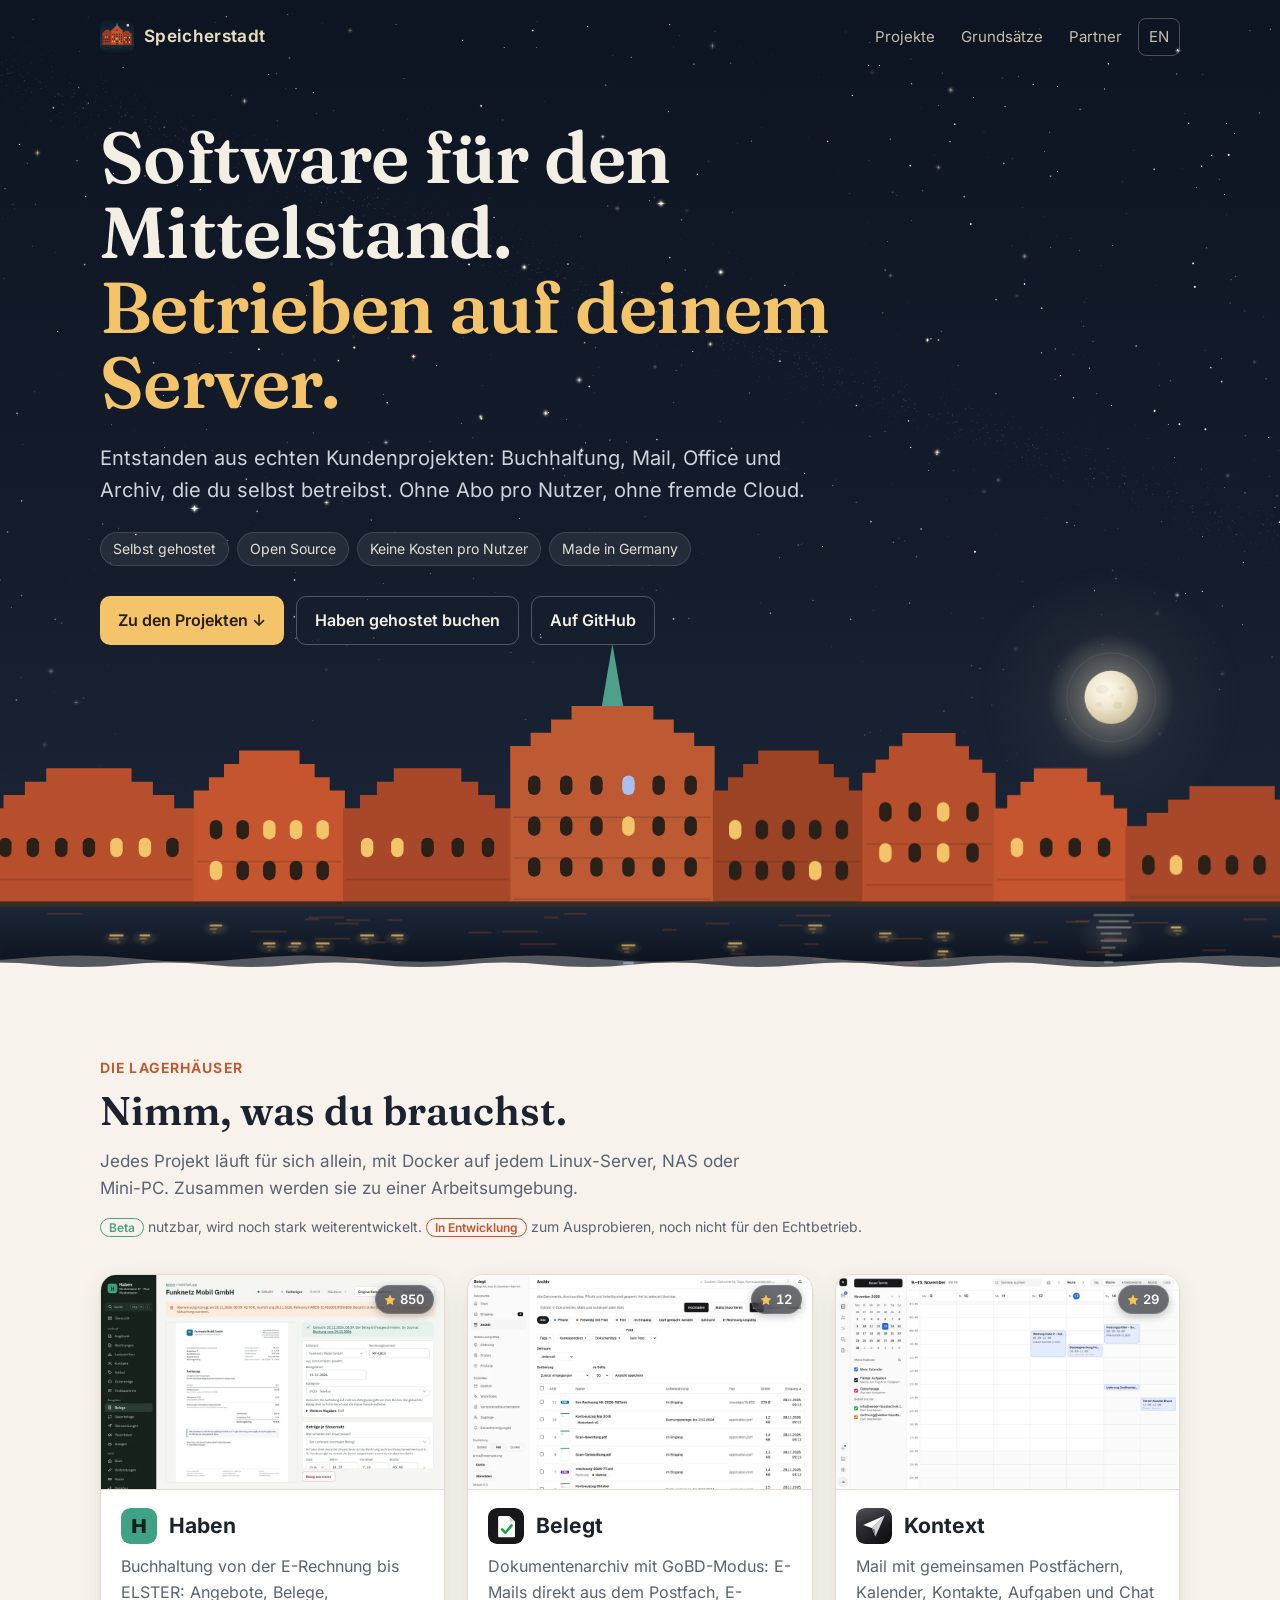
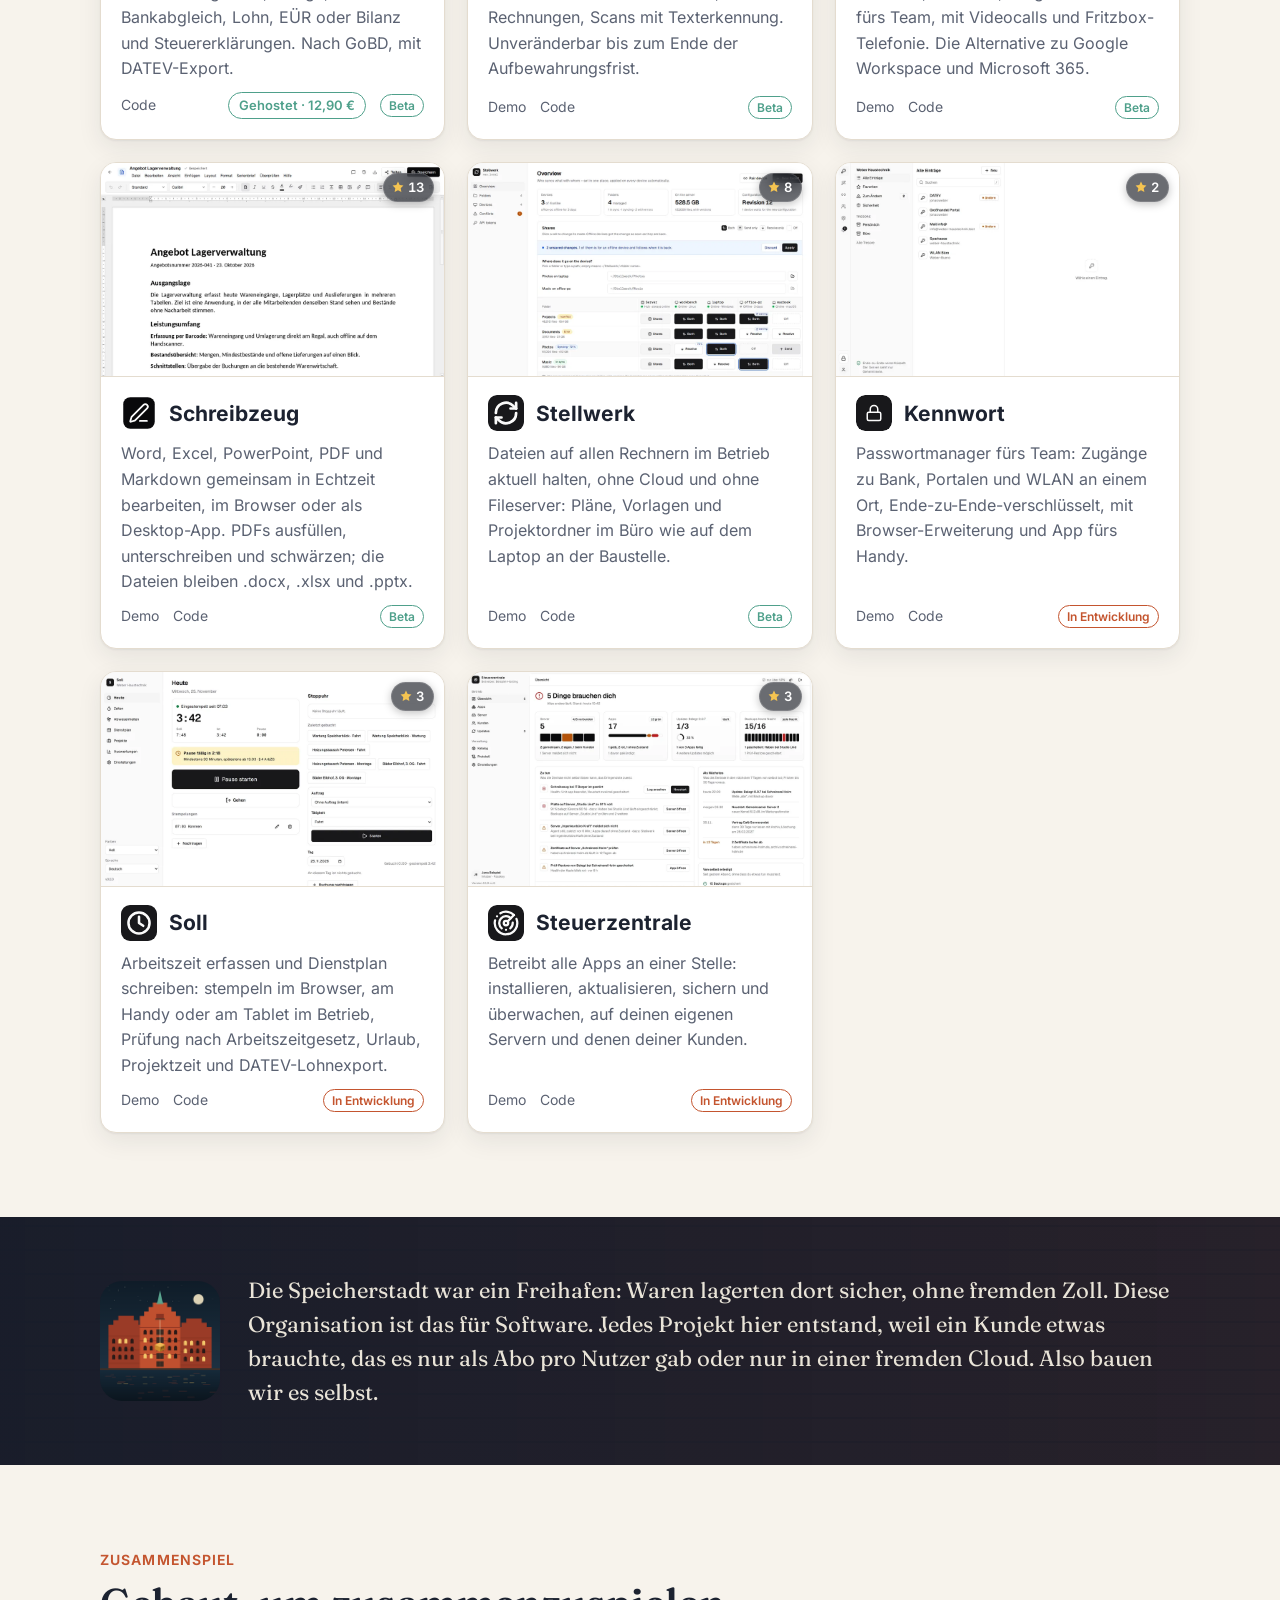
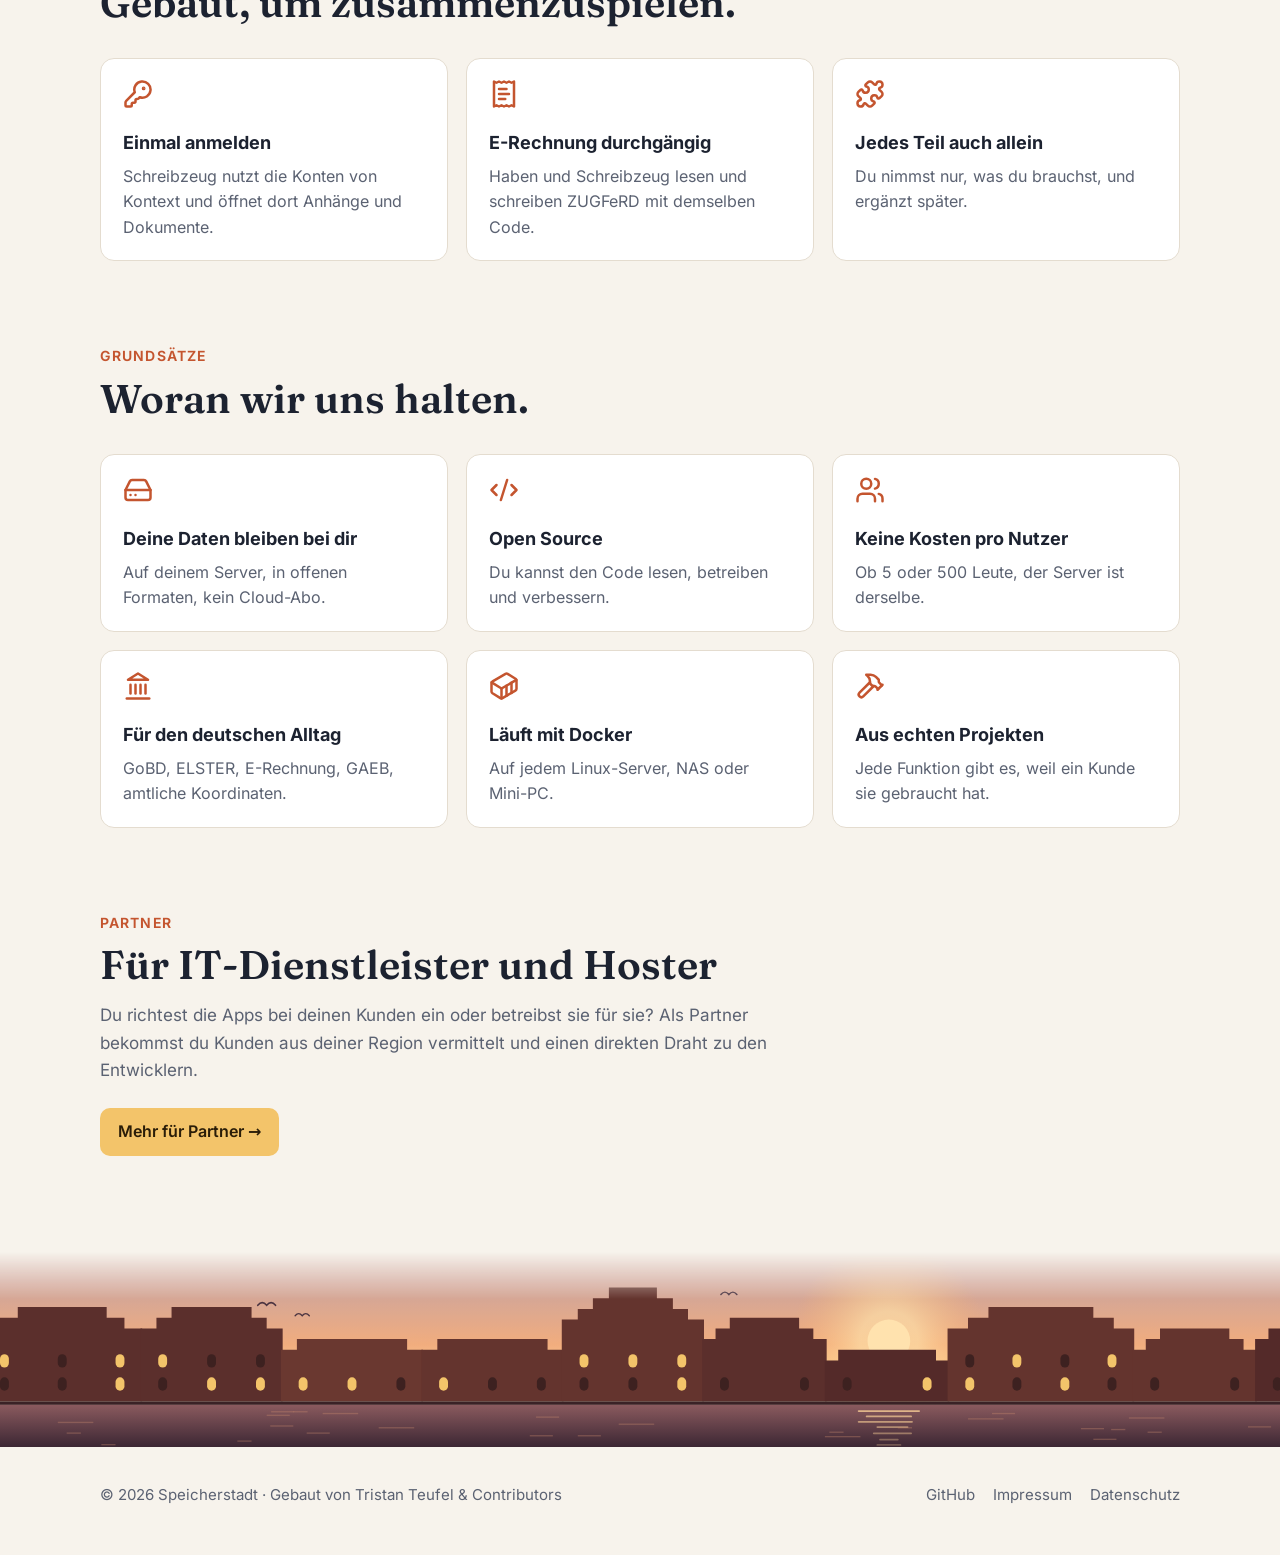
<file: index.html>
<!doctype html>
<html lang="de">
<head>
<meta charset="utf-8">
<meta name="viewport" content="width=device-width, initial-scale=1">
<title>Speicherstadt – Software für den Mittelstand, auf deinem Server</title>
<meta name="description" content="Selbst gehostete Open-Source-Software für kleine und mittlere Unternehmen: Buchhaltung, Mail und Kalender, Office, Dokumentenarchiv und mehr. Keine Kosten pro Nutzer, deine Daten bleiben bei dir. Entwickelt in Bühl (Baden).">
<link rel="canonical" href="https://speicherstadt.org/">
<link rel="alternate" hreflang="de" href="https://speicherstadt.org/">
<link rel="alternate" hreflang="en" href="https://speicherstadt.org/en/">
<link rel="alternate" hreflang="x-default" href="https://speicherstadt.org/">
<meta name="theme-color" content="#141c2b">
<meta property="og:type" content="website">
<meta property="og:locale" content="de_DE">
<meta name="twitter:card" content="summary_large_image">
<meta property="og:title" content="Speicherstadt">
<meta property="og:description" content="Selbst gehostete Open-Source-Software für kleine und mittlere Unternehmen: Buchhaltung, Mail und Kalender, Office, Dokumentenarchiv und mehr. Keine Kosten pro Nutzer, deine Daten bleiben bei dir.">
<meta property="og:url" content="https://speicherstadt.org/">
<meta property="og:image" content="https://speicherstadt.org/assets/img/speicherstadt.png">
<link rel="icon" href="assets/img/favicon-32.png" sizes="32x32">
<link rel="apple-touch-icon" href="assets/img/apple-touch-icon.png">
<link rel="preload" href="assets/fonts/inter-latin-wght-normal.woff2" as="font" type="font/woff2" crossorigin>
<link rel="preload" href="assets/fonts/fraunces-latin-wght-normal.woff2" as="font" type="font/woff2" crossorigin>
<link rel="stylesheet" href="assets/style.css?v=6">
<script type="application/ld+json">{"@context": "https://schema.org", "@type": "Organization", "@id": "https://speicherstadt.org/#org", "name": "Speicherstadt", "url": "https://speicherstadt.org/", "logo": "https://speicherstadt.org/assets/img/speicherstadt.png", "email": "info@teufel-it.de", "address": {"@type": "PostalAddress", "streetAddress": "Seestr. 2", "postalCode": "77815", "addressLocality": "Bühl", "addressRegion": "Baden-Württemberg", "addressCountry": "DE"}, "areaServed": [{"@type": "Place", "name": "Bühl"}, {"@type": "Place", "name": "Baden-Baden"}, {"@type": "Place", "name": "Rastatt"}, {"@type": "Place", "name": "Achern"}, {"@type": "Place", "name": "Bühlertal"}, {"@type": "Place", "name": "Sinzheim"}, {"@type": "Place", "name": "Ottersweier"}, {"@type": "Place", "name": "Landkreis Rastatt"}, {"@type": "Place", "name": "Ortenaukreis"}, {"@type": "Place", "name": "Karlsruhe"}, {"@type": "Place", "name": "Baden-Württemberg"}, {"@type": "Country", "name": "Deutschland"}], "founder": {"@type": "Person", "name": "Tristan Teufel", "url": "https://teufel-it.de/"}, "sameAs": ["https://github.com/Speicherstadt"], "owns": [{"@type": "SoftwareApplication", "name": "Haben", "url": "https://haben.app/", "applicationCategory": "BusinessApplication", "operatingSystem": "Linux, Docker", "offers": {"@type": "Offer", "price": "0", "priceCurrency": "EUR"}}, {"@type": "SoftwareApplication", "name": "Kontext", "url": "https://kontext.email/", "applicationCategory": "BusinessApplication", "operatingSystem": "Linux, Docker", "offers": {"@type": "Offer", "price": "0", "priceCurrency": "EUR"}}, {"@type": "SoftwareApplication", "name": "Schreibzeug", "url": "https://schreibzeug.app/", "applicationCategory": "BusinessApplication", "operatingSystem": "Linux, Docker", "offers": {"@type": "Offer", "price": "0", "priceCurrency": "EUR"}}, {"@type": "SoftwareApplication", "name": "Belegt", "url": "https://belegt.store/", "applicationCategory": "BusinessApplication", "operatingSystem": "Linux, Docker", "offers": {"@type": "Offer", "price": "0", "priceCurrency": "EUR"}}]}</script>
</head>
<body>
<header class="hero">
  <canvas class="sky" aria-hidden="true" style="position:absolute;top:0;left:0;width:100%;height:100%;z-index:0;pointer-events:none"></canvas>
  <div class="top">
    <a class="brand" href="/"><img src="assets/img/speicherstadt.png" alt="" width="34" height="34">Speicherstadt</a>
    <nav>
      <a class="hide-sm" href="#projekte">Projekte</a>
      <a class="hide-sm" href="#grundsaetze">Grundsätze</a>
      <a class="hide-sm" href="/partner/">Partner</a>
      <a class="lang" href="/en/" hreflang="en" lang="en" title="English">EN</a>
    </nav>
  </div>
  <div class="hero-text">
    <h1 class="serif">Software für den Mittelstand.<br><em>Betrieben auf deinem Server.</em></h1>
    <p class="lead">Entstanden aus echten Kundenprojekten: Buchhaltung, Mail, Office und Archiv, die du selbst betreibst. Ohne Abo pro Nutzer, ohne fremde Cloud.</p>
    <ul class="tags"><li>Selbst gehostet</li><li>Open Source</li><li>Keine Kosten pro Nutzer</li><li>Made in Germany</li></ul>
    <div class="cta">
      <a class="btn btn-primary" href="#projekte">Zu den Projekten ↓</a>
      <a class="btn btn-ghost" href="https://haben.app/gehostet.html" target="_blank" rel="noopener">Haben gehostet buchen</a>
      <a class="btn btn-ghost" href="https://github.com/Speicherstadt" target="_blank" rel="noopener">Auf GitHub</a>
    </div>
  </div>
  <svg class="skyline" style="position:relative;z-index:1;overflow:visible" viewBox="0 0 1440 380" preserveAspectRatio="xMidYMax slice" aria-hidden="true" focusable="false">
<defs><radialGradient id="corona"><stop offset="0" stop-color="#e6dcc0" stop-opacity=".13"/><stop offset=".5" stop-color="#e6dcc0" stop-opacity=".04"/><stop offset="1" stop-color="#e6dcc0" stop-opacity="0"/></radialGradient><radialGradient id="moonface" cx=".4" cy=".36" r=".7"><stop offset="0" stop-color="#fdf7e6"/><stop offset=".55" stop-color="#e9dfc4"/><stop offset="1" stop-color="#cfc09a"/></radialGradient><radialGradient id="moonshine" cx=".38" cy=".34" r=".5"><stop offset="0" stop-color="#fffaf0" stop-opacity=".55"/><stop offset="1" stop-color="#fffaf0" stop-opacity="0"/></radialGradient><radialGradient id="rg"><stop offset="0" stop-color="#f3c46a" stop-opacity=".22"/><stop offset="1" stop-color="#f3c46a" stop-opacity="0"/></radialGradient><radialGradient id="rgtv"><stop offset="0" stop-color="#a9c1ef" stop-opacity=".22"/><stop offset="1" stop-color="#a9c1ef" stop-opacity="0"/></radialGradient><radialGradient id="mg"><stop offset="0" stop-color="#e6dcc0" stop-opacity=".14"/><stop offset="1" stop-color="#e6dcc0" stop-opacity="0"/></radialGradient><radialGradient id="halo"><stop offset=".4" stop-color="#e6dcc0" stop-opacity=".3"/><stop offset="1" stop-color="#e6dcc0" stop-opacity="0"/></radialGradient><linearGradient id="w" x1="0" y1="0" x2="0" y2="1"><stop offset="0" stop-color="#1d2738"/><stop offset="1" stop-color="#0b111c"/></linearGradient></defs>
<g class="moon"><circle class="corona" cx="1250" cy="70" r="150" fill="url(#corona)"/><circle class="halo" cx="1250" cy="70" r="72" fill="url(#halo)"/><circle class="ring" cx="1250" cy="70" r="50" fill="none" stroke="#e6dcc0" stroke-width="1" opacity=".1"/><circle cx="1250" cy="70" r="30" fill="url(#moonface)"/><g fill="#c9bc97"><ellipse cx="1240" cy="61" rx="7" ry="5" opacity=".45"/><ellipse cx="1257" cy="79" rx="5" ry="4" opacity=".4"/><ellipse cx="1262" cy="60" rx="3" ry="2.4" opacity=".35"/><ellipse cx="1236" cy="78" rx="3.5" ry="2.6" opacity=".3"/><circle cx="1251" cy="68" r="1.8" opacity=".35"/></g><circle class="shine" cx="1250" cy="70" r="30" fill="url(#moonshine)"/></g><g class="cloud" opacity="0"><g fill="#2c3650"><ellipse cx="1110" cy="80" rx="62" ry="9"/><ellipse cx="1140" cy="73" rx="34" ry="9"/><ellipse cx="1085" cy="76" rx="26" ry="7"/></g><g fill="#9aa0b4" opacity=".28"><ellipse cx="1140" cy="67" rx="26" ry="2.5"/><ellipse cx="1092" cy="71" rx="16" ry="2"/></g></g><polygon points="-20.0,300.0 -20.0,210.0 -20.0,195.0 4.0,195.0 4.0,180.0 28.0,180.0 28.0,165.0 52.0,165.0 52.0,150.0 76.0,150.0 124.0,150.0 148.0,150.0 148.0,165.0 172.0,165.0 172.0,180.0 196.0,180.0 196.0,195.0 220.0,195.0 220.0,210.0 220.0,300.0" fill="#b84f2c"/>
<rect x="-16" y="274" width="232" height="2" fill="#000" opacity=".12"/>
<rect x="-16" y="320" width="232" height="2" fill="#000" opacity=".12"/>
<rect class="win" x="-1" y="228" width="14" height="22" rx="7"/>
<rect class="win" x="30" y="228" width="14" height="22" rx="7"/>
<rect class="win" x="62" y="228" width="14" height="22" rx="7"/>
<rect class="win" x="93" y="228" width="14" height="22" rx="7"/>
<rect class="win on" x="124" y="228" width="14" height="22" rx="7"/>
<rect class="win on" x="156" y="228" width="14" height="22" rx="7"/>
<rect class="win" x="187" y="228" width="14" height="22" rx="7"/>
<polygon points="218.0,300.0 218.0,190.0 218.0,175.0 235.0,175.0 235.0,160.0 252.0,160.0 252.0,145.0 269.0,145.0 269.0,130.0 286.0,130.0 320.0,130.0 337.0,130.0 337.0,145.0 354.0,145.0 354.0,160.0 371.0,160.0 371.0,175.0 388.0,175.0 388.0,190.0 388.0,300.0" fill="#c4552f"/>
<rect x="222" y="254" width="162" height="2" fill="#000" opacity=".12"/>
<rect x="222" y="300" width="162" height="2" fill="#000" opacity=".12"/>
<rect class="win" x="236" y="208" width="14" height="22" rx="7"/>
<rect class="win" x="266" y="208" width="14" height="22" rx="7"/>
<rect class="win on" x="296" y="208" width="14" height="22" rx="7"/>
<rect class="win on" x="326" y="208" width="14" height="22" rx="7"/>
<rect class="win on" x="356" y="208" width="14" height="22" rx="7"/>
<rect class="win on" x="236" y="254" width="14" height="22" rx="7"/>
<rect class="win" x="266" y="254" width="14" height="22" rx="7"/>
<rect class="win" x="296" y="254" width="14" height="22" rx="7"/>
<rect class="win" x="326" y="254" width="14" height="22" rx="7"/>
<rect class="win" x="356" y="254" width="14" height="22" rx="7"/>
<polygon points="386.0,300.0 386.0,210.0 386.0,195.0 405.0,195.0 405.0,180.0 424.0,180.0 424.0,165.0 443.0,165.0 443.0,150.0 462.0,150.0 500.0,150.0 519.0,150.0 519.0,165.0 538.0,165.0 538.0,180.0 557.0,180.0 557.0,195.0 576.0,195.0 576.0,210.0 576.0,300.0" fill="#a8472a"/>
<rect x="390" y="274" width="182" height="2" fill="#000" opacity=".12"/>
<rect x="390" y="320" width="182" height="2" fill="#000" opacity=".12"/>
<rect class="win on" x="406" y="228" width="14" height="22" rx="7"/>
<rect class="win on" x="440" y="228" width="14" height="22" rx="7"/>
<rect class="win" x="474" y="228" width="14" height="22" rx="7"/>
<rect class="win" x="508" y="228" width="14" height="22" rx="7"/>
<rect class="win" x="542" y="228" width="14" height="22" rx="7"/>
<polygon points="574.0,300.0 574.0,140.0 574.0,125.0 597.0,125.0 597.0,110.0 620.0,110.0 620.0,95.0 643.0,95.0 643.0,80.0 666.0,80.0 712.0,80.0 735.0,80.0 735.0,95.0 758.0,95.0 758.0,110.0 781.0,110.0 781.0,125.0 804.0,125.0 804.0,140.0 804.0,300.0" fill="#bd5a34"/>
<polygon points="677,80 701,80 689,10" fill="#4fa08b"/>
<rect x="578" y="204" width="222" height="2" fill="#000" opacity=".12"/>
<rect x="578" y="250" width="222" height="2" fill="#000" opacity=".12"/>
<rect x="578" y="296" width="222" height="2" fill="#000" opacity=".12"/>
<rect class="win" x="594" y="158" width="14" height="22" rx="7"/>
<rect class="win" x="630" y="158" width="14" height="22" rx="7"/>
<rect class="win" x="664" y="158" width="14" height="22" rx="7"/>
<rect class="win on" x="700" y="158" width="14" height="22" rx="7"/>
<rect class="win" x="734" y="158" width="14" height="22" rx="7"/>
<rect class="win" x="770" y="158" width="14" height="22" rx="7"/>
<rect class="win" x="594" y="204" width="14" height="22" rx="7"/>
<rect class="win" x="630" y="204" width="14" height="22" rx="7"/>
<rect class="win" x="664" y="204" width="14" height="22" rx="7"/>
<rect class="win on" x="700" y="204" width="14" height="22" rx="7"/>
<rect class="win" x="734" y="204" width="14" height="22" rx="7"/>
<rect class="win" x="770" y="204" width="14" height="22" rx="7"/>
<rect class="win" x="594" y="250" width="14" height="22" rx="7"/>
<rect class="win" x="630" y="250" width="14" height="22" rx="7"/>
<rect class="win" x="664" y="250" width="14" height="22" rx="7"/>
<rect class="win" x="700" y="250" width="14" height="22" rx="7"/>
<rect class="win" x="734" y="250" width="14" height="22" rx="7"/>
<rect class="win" x="770" y="250" width="14" height="22" rx="7"/>
<polygon points="802.0,300.0 802.0,190.0 802.0,175.0 819.0,175.0 819.0,160.0 836.0,160.0 836.0,145.0 853.0,145.0 853.0,130.0 870.0,130.0 904.0,130.0 921.0,130.0 921.0,145.0 938.0,145.0 938.0,160.0 955.0,160.0 955.0,175.0 972.0,175.0 972.0,190.0 972.0,300.0" fill="#9c4326"/>
<rect x="806" y="254" width="162" height="2" fill="#000" opacity=".12"/>
<rect x="806" y="300" width="162" height="2" fill="#000" opacity=".12"/>
<rect class="win on" x="820" y="208" width="14" height="22" rx="7"/>
<rect class="win" x="850" y="208" width="14" height="22" rx="7"/>
<rect class="win" x="880" y="208" width="14" height="22" rx="7"/>
<rect class="win" x="910" y="208" width="14" height="22" rx="7"/>
<rect class="win" x="940" y="208" width="14" height="22" rx="7"/>
<rect class="win" x="820" y="254" width="14" height="22" rx="7"/>
<rect class="win" x="850" y="254" width="14" height="22" rx="7"/>
<rect class="win" x="880" y="254" width="14" height="22" rx="7"/>
<rect class="win on" x="910" y="254" width="14" height="22" rx="7"/>
<rect class="win" x="940" y="254" width="14" height="22" rx="7"/>
<polygon points="970.0,300.0 970.0,170.0 970.0,155.0 985.0,155.0 985.0,140.0 1000.0,140.0 1000.0,125.0 1015.0,125.0 1015.0,110.0 1030.0,110.0 1060.0,110.0 1075.0,110.0 1075.0,125.0 1090.0,125.0 1090.0,140.0 1105.0,140.0 1105.0,155.0 1120.0,155.0 1120.0,170.0 1120.0,300.0" fill="#b84f2c"/>
<rect x="974" y="234" width="142" height="2" fill="#000" opacity=".12"/>
<rect x="974" y="280" width="142" height="2" fill="#000" opacity=".12"/>
<rect class="win" x="989" y="188" width="14" height="22" rx="7"/>
<rect class="win" x="1022" y="188" width="14" height="22" rx="7"/>
<rect class="win on" x="1054" y="188" width="14" height="22" rx="7"/>
<rect class="win" x="1087" y="188" width="14" height="22" rx="7"/>
<rect class="win on" x="989" y="234" width="14" height="22" rx="7"/>
<rect class="win" x="1022" y="234" width="14" height="22" rx="7"/>
<rect class="win on" x="1054" y="234" width="14" height="22" rx="7"/>
<rect class="win" x="1087" y="234" width="14" height="22" rx="7"/>
<polygon points="1118.0,300.0 1118.0,210.0 1118.0,195.0 1133.0,195.0 1133.0,180.0 1148.0,180.0 1148.0,165.0 1163.0,165.0 1163.0,150.0 1178.0,150.0 1208.0,150.0 1223.0,150.0 1223.0,165.0 1238.0,165.0 1238.0,180.0 1253.0,180.0 1253.0,195.0 1268.0,195.0 1268.0,210.0 1268.0,300.0" fill="#c4552f"/>
<rect x="1122" y="274" width="142" height="2" fill="#000" opacity=".12"/>
<rect x="1122" y="320" width="142" height="2" fill="#000" opacity=".12"/>
<rect class="win on" x="1137" y="228" width="14" height="22" rx="7"/>
<rect class="win" x="1170" y="228" width="14" height="22" rx="7"/>
<rect class="win" x="1202" y="228" width="14" height="22" rx="7"/>
<rect class="win" x="1235" y="228" width="14" height="22" rx="7"/>
<polygon points="1266.0,300.0 1266.0,230.0 1266.0,215.0 1290.0,215.0 1290.0,200.0 1314.0,200.0 1314.0,185.0 1338.0,185.0 1338.0,170.0 1362.0,170.0 1410.0,170.0 1434.0,170.0 1434.0,185.0 1458.0,185.0 1458.0,200.0 1482.0,200.0 1482.0,215.0 1506.0,215.0 1506.0,230.0 1506.0,300.0" fill="#a8472a"/>
<rect x="1270" y="294" width="232" height="2" fill="#000" opacity=".12"/>
<rect class="win" x="1285" y="248" width="14" height="22" rx="7"/>
<rect class="win on" x="1316" y="248" width="14" height="22" rx="7"/>
<rect class="win" x="1348" y="248" width="14" height="22" rx="7"/>
<rect class="win" x="1379" y="248" width="14" height="22" rx="7"/>
<rect class="win" x="1410" y="248" width="14" height="22" rx="7"/>
<rect class="win" x="1442" y="248" width="14" height="22" rx="7"/>
<rect class="win" x="1473" y="248" width="14" height="22" rx="7"/>
<rect x="0" y="300" width="1440" height="6" fill="#3a2d26"/>
<rect x="0" y="306" width="1440" height="74" fill="url(#w)"/>
<g class="moon-refl" fill="#e6dcc0"><ellipse class="gl" cx="1250" cy="338" rx="38" ry="26" fill="url(#mg)"/><rect x="1230.0" y="314" width="46" height="2" rx="1" opacity=".4"/><rect x="1236.0" y="321" width="34" height="2" rx="1" opacity=".4"/><rect x="1233.0" y="328" width="40" height="2" rx="1" opacity=".4"/><rect x="1238.0" y="335" width="24" height="2" rx="1" opacity=".4"/><rect x="1238.0" y="343" width="30" height="2" rx="1" opacity=".4"/><rect x="1239.0" y="351" width="16" height="2" rx="1" opacity=".4"/><rect x="1243.0" y="359" width="20" height="2" rx="1" opacity=".4"/><rect x="1242.0" y="367" width="10" height="2" rx="1" opacity=".4"/></g>
<g class="reflections" fill="#f3c46a"><g class="refl" opacity="0"><ellipse class="gl" cx="6" cy="341" rx="16" ry="9" fill="url(#rg)"/><rect x="-1" y="337" width="14" height="2" rx="1" opacity=".75"/><rect x="3" y="341" width="12" height="1.5" rx=".75" opacity=".5"/><rect x="5" y="345" width="6" height="1.5" rx=".75" opacity=".3"/></g><g class="refl" opacity="0"><ellipse class="gl" cx="37" cy="341" rx="16" ry="9" fill="url(#rg)"/><rect x="29" y="337" width="16" height="2" rx="1" opacity=".75"/><rect x="36" y="341" width="8" height="1.5" rx=".75" opacity=".5"/><rect x="37" y="345" width="4" height="1.5" rx=".75" opacity=".3"/></g><g class="refl" opacity="0"><ellipse class="gl" cx="69" cy="341" rx="16" ry="9" fill="url(#rg)"/><rect x="61" y="337" width="16" height="2" rx="1" opacity=".75"/><rect x="68" y="341" width="8" height="1.5" rx=".75" opacity=".5"/><rect x="67" y="345" width="4" height="1.5" rx=".75" opacity=".3"/></g><g class="refl" opacity="0"><ellipse class="gl" cx="100" cy="341" rx="16" ry="9" fill="url(#rg)"/><rect x="94" y="337" width="12" height="2" rx="1" opacity=".75"/><rect x="99" y="341" width="8" height="1.5" rx=".75" opacity=".5"/><rect x="98" y="345" width="4" height="1.5" rx=".75" opacity=".3"/></g><g class="refl on" opacity="1"><ellipse class="gl" cx="131" cy="341" rx="16" ry="9" fill="url(#rg)"/><rect x="123" y="337" width="16" height="2" rx="1" opacity=".75"/><rect x="122" y="341" width="12" height="1.5" rx=".75" opacity=".5"/><rect x="131" y="345" width="4" height="1.5" rx=".75" opacity=".3"/></g><g class="refl on" opacity="1"><ellipse class="gl" cx="163" cy="341" rx="16" ry="9" fill="url(#rg)"/><rect x="157" y="337" width="12" height="2" rx="1" opacity=".75"/><rect x="157" y="341" width="8" height="1.5" rx=".75" opacity=".5"/><rect x="159" y="345" width="4" height="1.5" rx=".75" opacity=".3"/></g><g class="refl" opacity="0"><ellipse class="gl" cx="194" cy="341" rx="16" ry="9" fill="url(#rg)"/><rect x="186" y="337" width="16" height="2" rx="1" opacity=".75"/><rect x="192" y="341" width="8" height="1.5" rx=".75" opacity=".5"/><rect x="191" y="345" width="6" height="1.5" rx=".75" opacity=".3"/></g><g class="refl" opacity="0"><ellipse class="gl" cx="243" cy="350" rx="16" ry="9" fill="url(#rg)"/><rect x="235" y="346" width="16" height="2" rx="1" opacity=".75"/><rect x="241" y="350" width="8" height="1.5" rx=".75" opacity=".5"/><rect x="241" y="354" width="4" height="1.5" rx=".75" opacity=".3"/></g><g class="refl" opacity="0"><ellipse class="gl" cx="273" cy="350" rx="16" ry="9" fill="url(#rg)"/><rect x="267" y="346" width="12" height="2" rx="1" opacity=".75"/><rect x="270" y="350" width="12" height="1.5" rx=".75" opacity=".5"/><rect x="273" y="354" width="4" height="1.5" rx=".75" opacity=".3"/></g><g class="refl on" opacity="1"><ellipse class="gl" cx="303" cy="350" rx="16" ry="9" fill="url(#rg)"/><rect x="296" y="346" width="14" height="2" rx="1" opacity=".75"/><rect x="300" y="350" width="10" height="1.5" rx=".75" opacity=".5"/><rect x="301" y="354" width="4" height="1.5" rx=".75" opacity=".3"/></g><g class="refl on" opacity="1"><ellipse class="gl" cx="333" cy="350" rx="16" ry="9" fill="url(#rg)"/><rect x="327" y="346" width="12" height="2" rx="1" opacity=".75"/><rect x="324" y="350" width="12" height="1.5" rx=".75" opacity=".5"/><rect x="328" y="354" width="6" height="1.5" rx=".75" opacity=".3"/></g><g class="refl on" opacity="1"><ellipse class="gl" cx="363" cy="350" rx="16" ry="9" fill="url(#rg)"/><rect x="355" y="346" width="16" height="2" rx="1" opacity=".75"/><rect x="356" y="350" width="8" height="1.5" rx=".75" opacity=".5"/><rect x="360" y="354" width="6" height="1.5" rx=".75" opacity=".3"/></g><g class="refl on" opacity="1"><ellipse class="gl" cx="243" cy="330" rx="16" ry="9" fill="url(#rg)"/><rect x="236" y="326" width="14" height="2" rx="1" opacity=".75"/><rect x="236" y="330" width="8" height="1.5" rx=".75" opacity=".5"/><rect x="239" y="334" width="4" height="1.5" rx=".75" opacity=".3"/></g><g class="refl" opacity="0"><ellipse class="gl" cx="273" cy="330" rx="16" ry="9" fill="url(#rg)"/><rect x="267" y="326" width="12" height="2" rx="1" opacity=".75"/><rect x="272" y="330" width="8" height="1.5" rx=".75" opacity=".5"/><rect x="272" y="334" width="6" height="1.5" rx=".75" opacity=".3"/></g><g class="refl" opacity="0"><ellipse class="gl" cx="303" cy="330" rx="16" ry="9" fill="url(#rg)"/><rect x="296" y="326" width="14" height="2" rx="1" opacity=".75"/><rect x="296" y="330" width="10" height="1.5" rx=".75" opacity=".5"/><rect x="303" y="334" width="4" height="1.5" rx=".75" opacity=".3"/></g><g class="refl" opacity="0"><ellipse class="gl" cx="333" cy="330" rx="16" ry="9" fill="url(#rg)"/><rect x="326" y="326" width="14" height="2" rx="1" opacity=".75"/><rect x="330" y="330" width="10" height="1.5" rx=".75" opacity=".5"/><rect x="331" y="334" width="4" height="1.5" rx=".75" opacity=".3"/></g><g class="refl" opacity="0"><ellipse class="gl" cx="363" cy="330" rx="16" ry="9" fill="url(#rg)"/><rect x="357" y="326" width="12" height="2" rx="1" opacity=".75"/><rect x="356" y="330" width="10" height="1.5" rx=".75" opacity=".5"/><rect x="359" y="334" width="4" height="1.5" rx=".75" opacity=".3"/></g><g class="refl on" opacity="1"><ellipse class="gl" cx="413" cy="341" rx="16" ry="9" fill="url(#rg)"/><rect x="405" y="337" width="16" height="2" rx="1" opacity=".75"/><rect x="406" y="341" width="8" height="1.5" rx=".75" opacity=".5"/><rect x="411" y="345" width="4" height="1.5" rx=".75" opacity=".3"/></g><g class="refl on" opacity="1"><ellipse class="gl" cx="447" cy="341" rx="16" ry="9" fill="url(#rg)"/><rect x="440" y="337" width="14" height="2" rx="1" opacity=".75"/><rect x="446" y="341" width="8" height="1.5" rx=".75" opacity=".5"/><rect x="447" y="345" width="4" height="1.5" rx=".75" opacity=".3"/></g><g class="refl" opacity="0"><ellipse class="gl" cx="481" cy="341" rx="16" ry="9" fill="url(#rg)"/><rect x="475" y="337" width="12" height="2" rx="1" opacity=".75"/><rect x="478" y="341" width="12" height="1.5" rx=".75" opacity=".5"/><rect x="481" y="345" width="4" height="1.5" rx=".75" opacity=".3"/></g><g class="refl" opacity="0"><ellipse class="gl" cx="515" cy="341" rx="16" ry="9" fill="url(#rg)"/><rect x="508" y="337" width="14" height="2" rx="1" opacity=".75"/><rect x="514" y="341" width="8" height="1.5" rx=".75" opacity=".5"/><rect x="510" y="345" width="6" height="1.5" rx=".75" opacity=".3"/></g><g class="refl" opacity="0"><ellipse class="gl" cx="549" cy="341" rx="16" ry="9" fill="url(#rg)"/><rect x="543" y="337" width="12" height="2" rx="1" opacity=".75"/><rect x="541" y="341" width="10" height="1.5" rx=".75" opacity=".5"/><rect x="544" y="345" width="6" height="1.5" rx=".75" opacity=".3"/></g><g class="refl" opacity="0"><ellipse class="gl" cx="601" cy="372" rx="16" ry="9" fill="url(#rg)"/><rect x="595" y="368" width="12" height="2" rx="1" opacity=".75"/><rect x="593" y="372" width="10" height="1.5" rx=".75" opacity=".5"/><rect x="597" y="376" width="4" height="1.5" rx=".75" opacity=".3"/></g><g class="refl" opacity="0"><ellipse class="gl" cx="637" cy="372" rx="16" ry="9" fill="url(#rg)"/><rect x="631" y="368" width="12" height="2" rx="1" opacity=".75"/><rect x="629" y="372" width="10" height="1.5" rx=".75" opacity=".5"/><rect x="636" y="376" width="6" height="1.5" rx=".75" opacity=".3"/></g><g class="refl" opacity="0"><ellipse class="gl" cx="671" cy="372" rx="16" ry="9" fill="url(#rg)"/><rect x="664" y="368" width="14" height="2" rx="1" opacity=".75"/><rect x="663" y="372" width="10" height="1.5" rx=".75" opacity=".5"/><rect x="666" y="376" width="6" height="1.5" rx=".75" opacity=".3"/></g><g class="refl on" opacity="1"><ellipse class="gl" cx="707" cy="372" rx="16" ry="9" fill="url(#rg)"/><rect x="701" y="368" width="12" height="2" rx="1" opacity=".75"/><rect x="700" y="372" width="8" height="1.5" rx=".75" opacity=".5"/><rect x="707" y="376" width="4" height="1.5" rx=".75" opacity=".3"/></g><g class="refl" opacity="0"><ellipse class="gl" cx="741" cy="372" rx="16" ry="9" fill="url(#rg)"/><rect x="734" y="368" width="14" height="2" rx="1" opacity=".75"/><rect x="734" y="372" width="10" height="1.5" rx=".75" opacity=".5"/><rect x="740" y="376" width="6" height="1.5" rx=".75" opacity=".3"/></g><g class="refl" opacity="0"><ellipse class="gl" cx="777" cy="372" rx="16" ry="9" fill="url(#rg)"/><rect x="770" y="368" width="14" height="2" rx="1" opacity=".75"/><rect x="774" y="372" width="12" height="1.5" rx=".75" opacity=".5"/><rect x="773" y="376" width="4" height="1.5" rx=".75" opacity=".3"/></g><g class="refl" opacity="0"><ellipse class="gl" cx="601" cy="352" rx="16" ry="9" fill="url(#rg)"/><rect x="593" y="348" width="16" height="2" rx="1" opacity=".75"/><rect x="595" y="352" width="8" height="1.5" rx=".75" opacity=".5"/><rect x="600" y="356" width="6" height="1.5" rx=".75" opacity=".3"/></g><g class="refl" opacity="0"><ellipse class="gl" cx="637" cy="352" rx="16" ry="9" fill="url(#rg)"/><rect x="631" y="348" width="12" height="2" rx="1" opacity=".75"/><rect x="629" y="352" width="12" height="1.5" rx=".75" opacity=".5"/><rect x="637" y="356" width="4" height="1.5" rx=".75" opacity=".3"/></g><g class="refl" opacity="0"><ellipse class="gl" cx="671" cy="352" rx="16" ry="9" fill="url(#rg)"/><rect x="663" y="348" width="16" height="2" rx="1" opacity=".75"/><rect x="668" y="352" width="12" height="1.5" rx=".75" opacity=".5"/><rect x="669" y="356" width="4" height="1.5" rx=".75" opacity=".3"/></g><g class="refl on" opacity="1"><ellipse class="gl" cx="707" cy="352" rx="16" ry="9" fill="url(#rg)"/><rect x="699" y="348" width="16" height="2" rx="1" opacity=".75"/><rect x="700" y="352" width="8" height="1.5" rx=".75" opacity=".5"/><rect x="702" y="356" width="6" height="1.5" rx=".75" opacity=".3"/></g><g class="refl" opacity="0"><ellipse class="gl" cx="741" cy="352" rx="16" ry="9" fill="url(#rg)"/><rect x="735" y="348" width="12" height="2" rx="1" opacity=".75"/><rect x="735" y="352" width="8" height="1.5" rx=".75" opacity=".5"/><rect x="740" y="356" width="6" height="1.5" rx=".75" opacity=".3"/></g><g class="refl" opacity="0"><ellipse class="gl" cx="777" cy="352" rx="16" ry="9" fill="url(#rg)"/><rect x="769" y="348" width="16" height="2" rx="1" opacity=".75"/><rect x="775" y="352" width="10" height="1.5" rx=".75" opacity=".5"/><rect x="776" y="356" width="6" height="1.5" rx=".75" opacity=".3"/></g><g class="refl" opacity="0"><ellipse class="gl" cx="601" cy="332" rx="16" ry="9" fill="url(#rg)"/><rect x="594" y="328" width="14" height="2" rx="1" opacity=".75"/><rect x="593" y="332" width="10" height="1.5" rx=".75" opacity=".5"/><rect x="597" y="336" width="4" height="1.5" rx=".75" opacity=".3"/></g><g class="refl" opacity="0"><ellipse class="gl" cx="637" cy="332" rx="16" ry="9" fill="url(#rg)"/><rect x="631" y="328" width="12" height="2" rx="1" opacity=".75"/><rect x="634" y="332" width="10" height="1.5" rx=".75" opacity=".5"/><rect x="633" y="336" width="4" height="1.5" rx=".75" opacity=".3"/></g><g class="refl" opacity="0"><ellipse class="gl" cx="671" cy="332" rx="16" ry="9" fill="url(#rg)"/><rect x="665" y="328" width="12" height="2" rx="1" opacity=".75"/><rect x="662" y="332" width="12" height="1.5" rx=".75" opacity=".5"/><rect x="669" y="336" width="4" height="1.5" rx=".75" opacity=".3"/></g><g class="refl" opacity="0"><ellipse class="gl" cx="707" cy="332" rx="16" ry="9" fill="url(#rg)"/><rect x="700" y="328" width="14" height="2" rx="1" opacity=".75"/><rect x="699" y="332" width="10" height="1.5" rx=".75" opacity=".5"/><rect x="703" y="336" width="4" height="1.5" rx=".75" opacity=".3"/></g><g class="refl" opacity="0"><ellipse class="gl" cx="741" cy="332" rx="16" ry="9" fill="url(#rg)"/><rect x="735" y="328" width="12" height="2" rx="1" opacity=".75"/><rect x="734" y="332" width="10" height="1.5" rx=".75" opacity=".5"/><rect x="736" y="336" width="6" height="1.5" rx=".75" opacity=".3"/></g><g class="refl" opacity="0"><ellipse class="gl" cx="777" cy="332" rx="16" ry="9" fill="url(#rg)"/><rect x="770" y="328" width="14" height="2" rx="1" opacity=".75"/><rect x="775" y="332" width="8" height="1.5" rx=".75" opacity=".5"/><rect x="776" y="336" width="6" height="1.5" rx=".75" opacity=".3"/></g><g class="refl on" opacity="1"><ellipse class="gl" cx="827" cy="350" rx="16" ry="9" fill="url(#rg)"/><rect x="819" y="346" width="16" height="2" rx="1" opacity=".75"/><rect x="818" y="350" width="12" height="1.5" rx=".75" opacity=".5"/><rect x="823" y="354" width="4" height="1.5" rx=".75" opacity=".3"/></g><g class="refl" opacity="0"><ellipse class="gl" cx="857" cy="350" rx="16" ry="9" fill="url(#rg)"/><rect x="850" y="346" width="14" height="2" rx="1" opacity=".75"/><rect x="849" y="350" width="10" height="1.5" rx=".75" opacity=".5"/><rect x="852" y="354" width="6" height="1.5" rx=".75" opacity=".3"/></g><g class="refl" opacity="0"><ellipse class="gl" cx="887" cy="350" rx="16" ry="9" fill="url(#rg)"/><rect x="879" y="346" width="16" height="2" rx="1" opacity=".75"/><rect x="884" y="350" width="12" height="1.5" rx=".75" opacity=".5"/><rect x="883" y="354" width="4" height="1.5" rx=".75" opacity=".3"/></g><g class="refl" opacity="0"><ellipse class="gl" cx="917" cy="350" rx="16" ry="9" fill="url(#rg)"/><rect x="909" y="346" width="16" height="2" rx="1" opacity=".75"/><rect x="910" y="350" width="10" height="1.5" rx=".75" opacity=".5"/><rect x="912" y="354" width="6" height="1.5" rx=".75" opacity=".3"/></g><g class="refl" opacity="0"><ellipse class="gl" cx="947" cy="350" rx="16" ry="9" fill="url(#rg)"/><rect x="941" y="346" width="12" height="2" rx="1" opacity=".75"/><rect x="939" y="350" width="10" height="1.5" rx=".75" opacity=".5"/><rect x="946" y="354" width="6" height="1.5" rx=".75" opacity=".3"/></g><g class="refl" opacity="0"><ellipse class="gl" cx="827" cy="330" rx="16" ry="9" fill="url(#rg)"/><rect x="819" y="326" width="16" height="2" rx="1" opacity=".75"/><rect x="823" y="330" width="12" height="1.5" rx=".75" opacity=".5"/><rect x="825" y="334" width="4" height="1.5" rx=".75" opacity=".3"/></g><g class="refl" opacity="0"><ellipse class="gl" cx="857" cy="330" rx="16" ry="9" fill="url(#rg)"/><rect x="851" y="326" width="12" height="2" rx="1" opacity=".75"/><rect x="848" y="330" width="12" height="1.5" rx=".75" opacity=".5"/><rect x="854" y="334" width="6" height="1.5" rx=".75" opacity=".3"/></g><g class="refl" opacity="0"><ellipse class="gl" cx="887" cy="330" rx="16" ry="9" fill="url(#rg)"/><rect x="881" y="326" width="12" height="2" rx="1" opacity=".75"/><rect x="885" y="330" width="10" height="1.5" rx=".75" opacity=".5"/><rect x="885" y="334" width="4" height="1.5" rx=".75" opacity=".3"/></g><g class="refl on" opacity="1"><ellipse class="gl" cx="917" cy="330" rx="16" ry="9" fill="url(#rg)"/><rect x="909" y="326" width="16" height="2" rx="1" opacity=".75"/><rect x="910" y="330" width="8" height="1.5" rx=".75" opacity=".5"/><rect x="913" y="334" width="4" height="1.5" rx=".75" opacity=".3"/></g><g class="refl" opacity="0"><ellipse class="gl" cx="947" cy="330" rx="16" ry="9" fill="url(#rg)"/><rect x="939" y="326" width="16" height="2" rx="1" opacity=".75"/><rect x="946" y="330" width="8" height="1.5" rx=".75" opacity=".5"/><rect x="946" y="334" width="6" height="1.5" rx=".75" opacity=".3"/></g><g class="refl" opacity="0"><ellipse class="gl" cx="996" cy="359" rx="16" ry="9" fill="url(#rg)"/><rect x="989" y="355" width="14" height="2" rx="1" opacity=".75"/><rect x="994" y="359" width="10" height="1.5" rx=".75" opacity=".5"/><rect x="993" y="363" width="6" height="1.5" rx=".75" opacity=".3"/></g><g class="refl" opacity="0"><ellipse class="gl" cx="1029" cy="359" rx="16" ry="9" fill="url(#rg)"/><rect x="1021" y="355" width="16" height="2" rx="1" opacity=".75"/><rect x="1027" y="359" width="8" height="1.5" rx=".75" opacity=".5"/><rect x="1029" y="363" width="4" height="1.5" rx=".75" opacity=".3"/></g><g class="refl on" opacity="1"><ellipse class="gl" cx="1061" cy="359" rx="16" ry="9" fill="url(#rg)"/><rect x="1055" y="355" width="12" height="2" rx="1" opacity=".75"/><rect x="1054" y="359" width="10" height="1.5" rx=".75" opacity=".5"/><rect x="1061" y="363" width="4" height="1.5" rx=".75" opacity=".3"/></g><g class="refl" opacity="0"><ellipse class="gl" cx="1094" cy="359" rx="16" ry="9" fill="url(#rg)"/><rect x="1088" y="355" width="12" height="2" rx="1" opacity=".75"/><rect x="1091" y="359" width="10" height="1.5" rx=".75" opacity=".5"/><rect x="1089" y="363" width="6" height="1.5" rx=".75" opacity=".3"/></g><g class="refl on" opacity="1"><ellipse class="gl" cx="996" cy="339" rx="16" ry="9" fill="url(#rg)"/><rect x="989" y="335" width="14" height="2" rx="1" opacity=".75"/><rect x="989" y="339" width="10" height="1.5" rx=".75" opacity=".5"/><rect x="996" y="343" width="4" height="1.5" rx=".75" opacity=".3"/></g><g class="refl" opacity="0"><ellipse class="gl" cx="1029" cy="339" rx="16" ry="9" fill="url(#rg)"/><rect x="1023" y="335" width="12" height="2" rx="1" opacity=".75"/><rect x="1027" y="339" width="10" height="1.5" rx=".75" opacity=".5"/><rect x="1024" y="343" width="6" height="1.5" rx=".75" opacity=".3"/></g><g class="refl on" opacity="1"><ellipse class="gl" cx="1061" cy="339" rx="16" ry="9" fill="url(#rg)"/><rect x="1054" y="335" width="14" height="2" rx="1" opacity=".75"/><rect x="1054" y="339" width="10" height="1.5" rx=".75" opacity=".5"/><rect x="1060" y="343" width="6" height="1.5" rx=".75" opacity=".3"/></g><g class="refl" opacity="0"><ellipse class="gl" cx="1094" cy="339" rx="16" ry="9" fill="url(#rg)"/><rect x="1087" y="335" width="14" height="2" rx="1" opacity=".75"/><rect x="1093" y="339" width="8" height="1.5" rx=".75" opacity=".5"/><rect x="1090" y="343" width="4" height="1.5" rx=".75" opacity=".3"/></g><g class="refl on" opacity="1"><ellipse class="gl" cx="1144" cy="341" rx="16" ry="9" fill="url(#rg)"/><rect x="1136" y="337" width="16" height="2" rx="1" opacity=".75"/><rect x="1137" y="341" width="10" height="1.5" rx=".75" opacity=".5"/><rect x="1140" y="345" width="4" height="1.5" rx=".75" opacity=".3"/></g><g class="refl" opacity="0"><ellipse class="gl" cx="1177" cy="341" rx="16" ry="9" fill="url(#rg)"/><rect x="1170" y="337" width="14" height="2" rx="1" opacity=".75"/><rect x="1169" y="341" width="10" height="1.5" rx=".75" opacity=".5"/><rect x="1175" y="345" width="4" height="1.5" rx=".75" opacity=".3"/></g><g class="refl" opacity="0"><ellipse class="gl" cx="1209" cy="341" rx="16" ry="9" fill="url(#rg)"/><rect x="1203" y="337" width="12" height="2" rx="1" opacity=".75"/><rect x="1208" y="341" width="8" height="1.5" rx=".75" opacity=".5"/><rect x="1206" y="345" width="6" height="1.5" rx=".75" opacity=".3"/></g><g class="refl" opacity="0"><ellipse class="gl" cx="1242" cy="341" rx="16" ry="9" fill="url(#rg)"/><rect x="1236" y="337" width="12" height="2" rx="1" opacity=".75"/><rect x="1240" y="341" width="10" height="1.5" rx=".75" opacity=".5"/><rect x="1241" y="345" width="6" height="1.5" rx=".75" opacity=".3"/></g><g class="refl" opacity="0"><ellipse class="gl" cx="1292" cy="332" rx="16" ry="9" fill="url(#rg)"/><rect x="1285" y="328" width="14" height="2" rx="1" opacity=".75"/><rect x="1288" y="332" width="12" height="1.5" rx=".75" opacity=".5"/><rect x="1287" y="336" width="6" height="1.5" rx=".75" opacity=".3"/></g><g class="refl on" opacity="1"><ellipse class="gl" cx="1323" cy="332" rx="16" ry="9" fill="url(#rg)"/><rect x="1317" y="328" width="12" height="2" rx="1" opacity=".75"/><rect x="1320" y="332" width="10" height="1.5" rx=".75" opacity=".5"/><rect x="1323" y="336" width="4" height="1.5" rx=".75" opacity=".3"/></g><g class="refl" opacity="0"><ellipse class="gl" cx="1355" cy="332" rx="16" ry="9" fill="url(#rg)"/><rect x="1348" y="328" width="14" height="2" rx="1" opacity=".75"/><rect x="1348" y="332" width="10" height="1.5" rx=".75" opacity=".5"/><rect x="1353" y="336" width="4" height="1.5" rx=".75" opacity=".3"/></g><g class="refl" opacity="0"><ellipse class="gl" cx="1386" cy="332" rx="16" ry="9" fill="url(#rg)"/><rect x="1379" y="328" width="14" height="2" rx="1" opacity=".75"/><rect x="1384" y="332" width="8" height="1.5" rx=".75" opacity=".5"/><rect x="1382" y="336" width="4" height="1.5" rx=".75" opacity=".3"/></g><g class="refl" opacity="0"><ellipse class="gl" cx="1417" cy="332" rx="16" ry="9" fill="url(#rg)"/><rect x="1411" y="328" width="12" height="2" rx="1" opacity=".75"/><rect x="1416" y="332" width="8" height="1.5" rx=".75" opacity=".5"/><rect x="1413" y="336" width="4" height="1.5" rx=".75" opacity=".3"/></g><g class="refl" opacity="0"><ellipse class="gl" cx="1449" cy="332" rx="16" ry="9" fill="url(#rg)"/><rect x="1441" y="328" width="16" height="2" rx="1" opacity=".75"/><rect x="1440" y="332" width="12" height="1.5" rx=".75" opacity=".5"/><rect x="1448" y="336" width="6" height="1.5" rx=".75" opacity=".3"/></g><g class="refl" opacity="0"><ellipse class="gl" cx="1480" cy="332" rx="16" ry="9" fill="url(#rg)"/><rect x="1474" y="328" width="12" height="2" rx="1" opacity=".75"/><rect x="1478" y="332" width="8" height="1.5" rx=".75" opacity=".5"/><rect x="1475" y="336" width="6" height="1.5" rx=".75" opacity=".3"/></g></g>
<rect x="998" y="341" width="40" height="1.5" fill="#c4552f" opacity=".35" class="rip"/>
<rect x="1163" y="345" width="16" height="1.5" fill="#c4552f" opacity=".35" class="rip"/>
<rect x="1007" y="369" width="26" height="1.5" fill="#c4552f" opacity=".35" class="rip"/>
<rect x="1329" y="370" width="16" height="1.5" fill="#c4552f" opacity=".35" class="rip"/>
<rect x="1210" y="321" width="16" height="1.5" fill="#c4552f" opacity=".35" class="rip"/>
<rect x="565" y="333" width="40" height="1.5" fill="#c4552f" opacity=".35" class="rip"/>
<rect x="347" y="317" width="40" height="1.5" fill="#c4552f" opacity=".35" class="rip"/>
<rect x="436" y="320" width="16" height="1.5" fill="#c4552f" opacity=".35" class="rip"/>
<rect x="1353" y="354" width="26" height="1.5" fill="#c4552f" opacity=".35" class="rip"/>
<rect x="206" y="369" width="26" height="1.5" fill="#c4552f" opacity=".35" class="rip"/>
<rect x="316" y="374" width="26" height="1.5" fill="#c4552f" opacity=".35" class="rip"/>
<rect x="1274" y="323" width="40" height="1.5" fill="#c4552f" opacity=".35" class="rip"/>
<rect x="1199" y="322" width="26" height="1.5" fill="#c4552f" opacity=".35" class="rip"/>
<rect x="1431" y="338" width="26" height="1.5" fill="#c4552f" opacity=".35" class="rip"/>
<rect x="282" y="333" width="40" height="1.5" fill="#c4552f" opacity=".35" class="rip"/>
<rect x="527" y="334" width="26" height="1.5" fill="#c4552f" opacity=".35" class="rip"/>
<rect x="634" y="313" width="26" height="1.5" fill="#c4552f" opacity=".35" class="rip"/>
<rect x="745" y="331" width="16" height="1.5" fill="#c4552f" opacity=".35" class="rip"/>
<rect x="163" y="372" width="16" height="1.5" fill="#c4552f" opacity=".35" class="rip"/>
<rect x="1399" y="319" width="26" height="1.5" fill="#c4552f" opacity=".35" class="rip"/>
<rect x="392" y="371" width="16" height="1.5" fill="#c4552f" opacity=".35" class="rip"/>
<rect x="389" y="320" width="26" height="1.5" fill="#c4552f" opacity=".35" class="rip"/>
<rect x="1223" y="356" width="26" height="1.5" fill="#c4552f" opacity=".35" class="rip"/>
<rect x="585" y="347" width="40" height="1.5" fill="#c4552f" opacity=".35" class="rip"/>
<rect x="822" y="358" width="16" height="1.5" fill="#c4552f" opacity=".35" class="rip"/>
<rect x="402" y="364" width="16" height="1.5" fill="#c4552f" opacity=".35" class="rip"/>
<rect x="612" y="317" width="16" height="1.5" fill="#c4552f" opacity=".35" class="rip"/>
<rect x="914" y="364" width="16" height="1.5" fill="#c4552f" opacity=".35" class="rip"/>
<rect x="876" y="326" width="26" height="1.5" fill="#c4552f" opacity=".35" class="rip"/>
<rect x="1242" y="341" width="26" height="1.5" fill="#c4552f" opacity=".35" class="rip"/>
<rect x="1432" y="339" width="26" height="1.5" fill="#c4552f" opacity=".35" class="rip"/>
<rect x="895" y="315" width="40" height="1.5" fill="#c4552f" opacity=".35" class="rip"/>
<rect x="343" y="319" width="16" height="1.5" fill="#c4552f" opacity=".35" class="rip"/>
<rect x="377" y="324" width="26" height="1.5" fill="#c4552f" opacity=".35" class="rip"/>
<rect x="905" y="347" width="16" height="1.5" fill="#c4552f" opacity=".35" class="rip"/>
<rect x="418" y="345" width="16" height="1.5" fill="#c4552f" opacity=".35" class="rip"/>
<rect x="390" y="364" width="26" height="1.5" fill="#c4552f" opacity=".35" class="rip"/>
<rect x="53" y="313" width="40" height="1.5" fill="#c4552f" opacity=".35" class="rip"/>
<rect x="794" y="324" width="26" height="1.5" fill="#c4552f" opacity=".35" class="rip"/>
<rect x="354" y="341" width="40" height="1.5" fill="#c4552f" opacity=".35" class="rip"/>
<g class="shore"><path class="wave-back" d="M-240 400 L-240 364 Q-175 357 -110 364 Q-45 371 20 364 Q85 357 150 364 Q215 371 280 364 Q345 357 410 364 Q475 371 540 364 Q605 357 670 364 Q735 371 800 364 Q865 357 930 364 Q995 371 1060 364 Q1125 357 1190 364 Q1255 371 1320 364 Q1385 357 1450 364 Q1515 371 1580 364 Q1645 357 1710 364 L1710 400 Z" style="fill:var(--bg)" fill="#f7f3ec" opacity=".3"/><path class="wave-front" d="M-240 400 L-240 371 Q-192 366 -145 371 Q-98 376 -50 371 Q-2 366 45 371 Q92 376 140 371 Q188 366 235 371 Q282 376 330 371 Q378 366 425 371 Q472 376 520 371 Q568 366 615 371 Q662 376 710 371 Q758 366 805 371 Q852 376 900 371 Q948 366 995 371 Q1042 376 1090 371 Q1138 366 1185 371 Q1232 376 1280 371 Q1328 366 1375 371 Q1422 376 1470 371 Q1518 366 1565 371 Q1612 376 1660 371 Q1708 366 1755 371 L1755 400 Z" style="fill:var(--bg)" fill="#f7f3ec"/></g></svg>
</header>
<main>
  <section id="projekte">
    <div class="wrap">
      <p class="kicker">Die Lagerhäuser</p>
      <h2 class="serif">Nimm, was du brauchst.</h2>
      <p class="intro">Jedes Projekt läuft für sich allein, mit Docker auf jedem Linux-Server, NAS oder Mini-PC. Zusammen werden sie zu einer Arbeitsumgebung.</p>
      <p class="legend"><span class="status beta">Beta</span> nutzbar, wird noch stark weiterentwickelt. <span class="status dev">In Entwicklung</span> zum Ausprobieren, noch nicht für den Echtbetrieb.</p>
      <div class="grid">
<article class="card">
  <!--stars:haben--><a class="stars" href="https://github.com/Speicherstadt/haben/stargazers" target="_blank" rel="noopener" title="850 Sterne auf GitHub" aria-label="850 Sterne auf GitHub"><svg viewBox="0 0 16 16" width="12" height="12" aria-hidden="true"><path fill="currentColor" d="M8 .8l2.2 4.6 5 .7-3.6 3.5.9 5L8 12.2l-4.5 2.4.9-5L.8 6.1l5-.7z"/></svg>850</a>
  <picture>
    <source srcset="assets/img/haben-dark.webp" media="(prefers-color-scheme: dark)">
    <img src="assets/img/haben-light.webp" alt="" width="960" height="600" loading="lazy">
  </picture>
  <div class="card-body">
    <div class="card-head"><img src="assets/img/haben.svg" alt="" width="36" height="36"><h3><a href="https://haben.app/" target="_blank" rel="noopener">Haben</a></h3></div>
    <p class="what">Buchhaltung von der E-Rechnung bis ELSTER: Angebote, Belege, Bankabgleich, Lohn, EÜR oder Bilanz und Steuererklärungen. Nach GoBD, mit DATEV-Export.</p>
    <div class="links"><a href="https://github.com/Speicherstadt/haben" target="_blank" rel="noopener">Code</a><a class="book" href="https://haben.app/gehostet.html" target="_blank" rel="noopener">Gehostet · 12,90 €</a><span class="status beta">Beta</span></div>
  </div>
</article>
<article class="card">
  <!--stars:belegt--><a class="stars" href="https://github.com/Speicherstadt/belegt/stargazers" target="_blank" rel="noopener" title="12 Sterne auf GitHub" aria-label="12 Sterne auf GitHub"><svg viewBox="0 0 16 16" width="12" height="12" aria-hidden="true"><path fill="currentColor" d="M8 .8l2.2 4.6 5 .7-3.6 3.5.9 5L8 12.2l-4.5 2.4.9-5L.8 6.1l5-.7z"/></svg>12</a>
  <picture>
    <source srcset="assets/img/belegt-dark.webp" media="(prefers-color-scheme: dark)">
    <img src="assets/img/belegt-light.webp" alt="" width="960" height="600" loading="lazy">
  </picture>
  <div class="card-body">
    <div class="card-head"><img src="assets/img/belegt.svg" alt="" width="36" height="36"><h3><a href="https://belegt.store/" target="_blank" rel="noopener">Belegt</a></h3></div>
    <p class="what">Dokumentenarchiv mit GoBD-Modus: E-Mails direkt aus dem Postfach, E-Rechnungen, Scans mit Texterkennung. Unveränderbar bis zum Ende der Aufbewahrungsfrist.</p>
    <div class="links"><a href="https://belegt.store/demo/" target="_blank" rel="noopener">Demo</a><a href="https://github.com/Speicherstadt/belegt" target="_blank" rel="noopener">Code</a><span class="status beta">Beta</span></div>
  </div>
</article>
<article class="card">
  <!--stars:kontext--><a class="stars" href="https://github.com/Speicherstadt/kontext/stargazers" target="_blank" rel="noopener" title="29 Sterne auf GitHub" aria-label="29 Sterne auf GitHub"><svg viewBox="0 0 16 16" width="12" height="12" aria-hidden="true"><path fill="currentColor" d="M8 .8l2.2 4.6 5 .7-3.6 3.5.9 5L8 12.2l-4.5 2.4.9-5L.8 6.1l5-.7z"/></svg>29</a>
  <picture>
    <source srcset="assets/img/kontext-dark.webp" media="(prefers-color-scheme: dark)">
    <img src="assets/img/kontext-light.webp" alt="" width="960" height="600" loading="lazy">
  </picture>
  <div class="card-body">
    <div class="card-head"><img src="assets/img/kontext.svg" alt="" width="36" height="36"><h3><a href="https://kontext.email/" target="_blank" rel="noopener">Kontext</a></h3></div>
    <p class="what">Mail mit gemeinsamen Postfächern, Kalender, Kontakte, Aufgaben und Chat fürs Team, mit Videocalls und Fritzbox-Telefonie. Die Alternative zu Google Workspace und Microsoft 365.</p>
    <div class="links"><a href="https://kontext.email/demo/" target="_blank" rel="noopener">Demo</a><a href="https://github.com/Speicherstadt/kontext" target="_blank" rel="noopener">Code</a><span class="status beta">Beta</span></div>
  </div>
</article>
<article class="card">
  <!--stars:schreibzeug--><a class="stars" href="https://github.com/Speicherstadt/schreibzeug/stargazers" target="_blank" rel="noopener" title="13 Sterne auf GitHub" aria-label="13 Sterne auf GitHub"><svg viewBox="0 0 16 16" width="12" height="12" aria-hidden="true"><path fill="currentColor" d="M8 .8l2.2 4.6 5 .7-3.6 3.5.9 5L8 12.2l-4.5 2.4.9-5L.8 6.1l5-.7z"/></svg>13</a>
  <picture>
    <source srcset="assets/img/schreibzeug-dark.webp" media="(prefers-color-scheme: dark)">
    <img src="assets/img/schreibzeug-light.webp" alt="" width="960" height="600" loading="lazy">
  </picture>
  <div class="card-body">
    <div class="card-head"><img src="assets/img/schreibzeug.svg" alt="" width="36" height="36"><h3><a href="https://schreibzeug.app/" target="_blank" rel="noopener">Schreibzeug</a></h3></div>
    <p class="what">Word, Excel, PowerPoint, PDF und Markdown gemeinsam in Echtzeit bearbeiten, im Browser oder als Desktop-App. PDFs ausfüllen, unterschreiben und schwärzen; die Dateien bleiben .docx, .xlsx und .pptx.</p>
    <div class="links"><a href="https://schreibzeug.app/demo/" target="_blank" rel="noopener">Demo</a><a href="https://github.com/Speicherstadt/schreibzeug" target="_blank" rel="noopener">Code</a><span class="status beta">Beta</span></div>
  </div>
</article>
<article class="card">
  <!--stars:stellwerk--><a class="stars" href="https://github.com/Speicherstadt/stellwerk/stargazers" target="_blank" rel="noopener" title="8 Sterne auf GitHub" aria-label="8 Sterne auf GitHub"><svg viewBox="0 0 16 16" width="12" height="12" aria-hidden="true"><path fill="currentColor" d="M8 .8l2.2 4.6 5 .7-3.6 3.5.9 5L8 12.2l-4.5 2.4.9-5L.8 6.1l5-.7z"/></svg>8</a>
  <picture>
    <source srcset="assets/img/stellwerk-dark.webp" media="(prefers-color-scheme: dark)">
    <img src="assets/img/stellwerk-light.webp" alt="" width="960" height="600" loading="lazy">
  </picture>
  <div class="card-body">
    <div class="card-head"><img src="assets/img/stellwerk.svg" alt="" width="36" height="36"><h3><a href="/stellwerk/" target="_blank" rel="noopener">Stellwerk</a></h3></div>
    <p class="what">Dateien auf allen Rechnern im Betrieb aktuell halten, ohne Cloud und ohne Fileserver: Pläne, Vorlagen und Projektordner im Büro wie auf dem Laptop an der Baustelle.</p>
    <div class="links"><a href="/stellwerk/demo/" target="_blank" rel="noopener">Demo</a><a href="https://github.com/Speicherstadt/stellwerk" target="_blank" rel="noopener">Code</a><span class="status beta">Beta</span></div>
  </div>
</article>
<article class="card">
  <!--stars:kennwort--><a class="stars" href="https://github.com/Speicherstadt/kennwort/stargazers" target="_blank" rel="noopener" title="2 Sterne auf GitHub" aria-label="2 Sterne auf GitHub"><svg viewBox="0 0 16 16" width="12" height="12" aria-hidden="true"><path fill="currentColor" d="M8 .8l2.2 4.6 5 .7-3.6 3.5.9 5L8 12.2l-4.5 2.4.9-5L.8 6.1l5-.7z"/></svg>2</a>
  <picture>
    <source srcset="assets/img/kennwort-dark.webp" media="(prefers-color-scheme: dark)">
    <img src="assets/img/kennwort-light.webp" alt="" width="960" height="600" loading="lazy">
  </picture>
  <div class="card-body">
    <div class="card-head"><img src="assets/img/kennwort.svg" alt="" width="36" height="36"><h3><a href="https://kennwort.app/" target="_blank" rel="noopener">Kennwort</a></h3></div>
    <p class="what">Passwortmanager fürs Team: Zugänge zu Bank, Portalen und WLAN an einem Ort, Ende-zu-Ende-verschlüsselt, mit Browser-Erweiterung und App fürs Handy.</p>
    <div class="links"><a href="https://kennwort.app/demo/" target="_blank" rel="noopener">Demo</a><a href="https://github.com/Speicherstadt/kennwort" target="_blank" rel="noopener">Code</a><span class="status dev">In Entwicklung</span></div>
  </div>
</article>
<article class="card">
  <!--stars:soll--><a class="stars" href="https://github.com/Speicherstadt/soll/stargazers" target="_blank" rel="noopener" title="3 Sterne auf GitHub" aria-label="3 Sterne auf GitHub"><svg viewBox="0 0 16 16" width="12" height="12" aria-hidden="true"><path fill="currentColor" d="M8 .8l2.2 4.6 5 .7-3.6 3.5.9 5L8 12.2l-4.5 2.4.9-5L.8 6.1l5-.7z"/></svg>3</a>
  <picture>
    <source srcset="assets/img/soll-dark.webp" media="(prefers-color-scheme: dark)">
    <img src="assets/img/soll-light.webp" alt="" width="960" height="600" loading="lazy">
  </picture>
  <div class="card-body">
    <div class="card-head"><img src="assets/img/soll.svg" alt="" width="36" height="36"><h3><a href="https://soll.work/" target="_blank" rel="noopener">Soll</a></h3></div>
    <p class="what">Arbeitszeit erfassen und Dienstplan schreiben: stempeln im Browser, am Handy oder am Tablet im Betrieb, Prüfung nach Arbeitszeitgesetz, Urlaub, Projektzeit und DATEV-Lohnexport.</p>
    <div class="links"><a href="https://soll.work/demo/" target="_blank" rel="noopener">Demo</a><a href="https://github.com/Speicherstadt/soll" target="_blank" rel="noopener">Code</a><span class="status dev">In Entwicklung</span></div>
  </div>
</article>
<article class="card">
  <!--stars:steuerzentrale--><a class="stars" href="https://github.com/Speicherstadt/steuerzentrale/stargazers" target="_blank" rel="noopener" title="3 Sterne auf GitHub" aria-label="3 Sterne auf GitHub"><svg viewBox="0 0 16 16" width="12" height="12" aria-hidden="true"><path fill="currentColor" d="M8 .8l2.2 4.6 5 .7-3.6 3.5.9 5L8 12.2l-4.5 2.4.9-5L.8 6.1l5-.7z"/></svg>3</a>
  <picture>
    <source srcset="assets/img/steuerzentrale-dark.webp" media="(prefers-color-scheme: dark)">
    <img src="assets/img/steuerzentrale-light.webp" alt="" width="960" height="600" loading="lazy">
  </picture>
  <div class="card-body">
    <div class="card-head"><img src="assets/img/steuerzentrale.svg" alt="" width="36" height="36"><h3><a href="/steuerzentrale/" target="_blank" rel="noopener">Steuerzentrale</a></h3></div>
    <p class="what">Betreibt alle Apps an einer Stelle: installieren, aktualisieren, sichern und überwachen, auf deinen eigenen Servern und denen deiner Kunden.</p>
    <div class="links"><a href="/steuerzentrale/demo/" target="_blank" rel="noopener">Demo</a><a href="https://github.com/Speicherstadt/steuerzentrale" target="_blank" rel="noopener">Code</a><span class="status dev">In Entwicklung</span></div>
  </div>
</article>
      </div>
    </div>
  </section>
  <div class="story">
    <div class="wrap">
      <img src="assets/img/speicherstadt.png" alt="" width="120" height="120" loading="lazy">
      <p class="serif">Die Speicherstadt war ein Freihafen: Waren lagerten dort sicher, ohne fremden Zoll. Diese Organisation ist das für Software. Jedes Projekt hier entstand, weil ein Kunde etwas brauchte, das es nur als Abo pro Nutzer gab oder nur in einer fremden Cloud. Also bauen wir es selbst.</p>
    </div>
  </div>
  <section>
    <div class="wrap">
      <p class="kicker">Zusammenspiel</p>
      <h2 class="serif">Gebaut, um zusammenzuspielen.</h2>
      <div class="split"><div class="tile"><svg class="ico" viewBox="0 0 24 24" fill="none" stroke="currentColor" stroke-width="1.8" stroke-linecap="round" stroke-linejoin="round" aria-hidden="true"><svg class="lucide lucide-key-round" xmlns="http://www.w3.org/2000/svg" width="24" height="24" viewBox="0 0 24 24" fill="none" stroke="currentColor" stroke-width="2" stroke-linecap="round" stroke-linejoin="round" > <path d="M2.586 17.414A2 2 0 0 0 2 18.828V21a1 1 0 0 0 1 1h3a1 1 0 0 0 1-1v-1a1 1 0 0 1 1-1h1a1 1 0 0 0 1-1v-1a1 1 0 0 1 1-1h.172a2 2 0 0 0 1.414-.586l.814-.814a6.5 6.5 0 1 0-4-4z" /> <circle cx="16.5" cy="7.5" r=".5" fill="currentColor" /></svg><h3>Einmal anmelden</h3><p>Schreibzeug nutzt die Konten von Kontext und öffnet dort Anhänge und Dokumente.</p></div>
<div class="tile"><svg class="ico" viewBox="0 0 24 24" fill="none" stroke="currentColor" stroke-width="1.8" stroke-linecap="round" stroke-linejoin="round" aria-hidden="true"><svg class="lucide lucide-receipt-text" xmlns="http://www.w3.org/2000/svg" width="24" height="24" viewBox="0 0 24 24" fill="none" stroke="currentColor" stroke-width="2" stroke-linecap="round" stroke-linejoin="round" > <path d="M4 2v20l2-1 2 1 2-1 2 1 2-1 2 1 2-1 2 1V2l-2 1-2-1-2 1-2-1-2 1-2-1-2 1Z" /> <path d="M14 8H8" /> <path d="M16 12H8" /> <path d="M13 16H8" /></svg><h3>E-Rechnung durchgängig</h3><p>Haben und Schreibzeug lesen und schreiben ZUGFeRD mit demselben Code.</p></div>
<div class="tile"><svg class="ico" viewBox="0 0 24 24" fill="none" stroke="currentColor" stroke-width="1.8" stroke-linecap="round" stroke-linejoin="round" aria-hidden="true"><svg class="lucide lucide-puzzle" xmlns="http://www.w3.org/2000/svg" width="24" height="24" viewBox="0 0 24 24" fill="none" stroke="currentColor" stroke-width="2" stroke-linecap="round" stroke-linejoin="round" > <path d="M15.39 4.39a1 1 0 0 0 1.68-.474 2.5 2.5 0 1 1 3.014 3.015 1 1 0 0 0-.474 1.68l1.683 1.682a2.414 2.414 0 0 1 0 3.414L19.61 15.39a1 1 0 0 1-1.68-.474 2.5 2.5 0 1 0-3.014 3.015 1 1 0 0 1 .474 1.68l-1.683 1.682a2.414 2.414 0 0 1-3.414 0L8.61 19.61a1 1 0 0 0-1.68.474 2.5 2.5 0 1 1-3.014-3.015 1 1 0 0 0 .474-1.68l-1.683-1.682a2.414 2.414 0 0 1 0-3.414L4.39 8.61a1 1 0 0 1 1.68.474 2.5 2.5 0 1 0 3.014-3.015 1 1 0 0 1-.474-1.68l1.683-1.682a2.414 2.414 0 0 1 3.414 0z" /></svg><h3>Jedes Teil auch allein</h3><p>Du nimmst nur, was du brauchst, und ergänzt später.</p></div></div>
    </div>
  </section>
  <section id="grundsaetze">
    <div class="wrap">
      <p class="kicker">Grundsätze</p>
      <h2 class="serif">Woran wir uns halten.</h2>
      <div class="split"><div class="tile"><svg class="ico" viewBox="0 0 24 24" fill="none" stroke="currentColor" stroke-width="1.8" stroke-linecap="round" stroke-linejoin="round" aria-hidden="true"><svg class="lucide lucide-hard-drive" xmlns="http://www.w3.org/2000/svg" width="24" height="24" viewBox="0 0 24 24" fill="none" stroke="currentColor" stroke-width="2" stroke-linecap="round" stroke-linejoin="round" > <line x1="22" x2="2" y1="12" y2="12" /> <path d="M5.45 5.11 2 12v6a2 2 0 0 0 2 2h16a2 2 0 0 0 2-2v-6l-3.45-6.89A2 2 0 0 0 16.76 4H7.24a2 2 0 0 0-1.79 1.11z" /> <line x1="6" x2="6.01" y1="16" y2="16" /> <line x1="10" x2="10.01" y1="16" y2="16" /></svg><h3>Deine Daten bleiben bei dir</h3><p>Auf deinem Server, in offenen Formaten, kein Cloud-Abo.</p></div>
<div class="tile"><svg class="ico" viewBox="0 0 24 24" fill="none" stroke="currentColor" stroke-width="1.8" stroke-linecap="round" stroke-linejoin="round" aria-hidden="true"><svg class="lucide lucide-code-xml" xmlns="http://www.w3.org/2000/svg" width="24" height="24" viewBox="0 0 24 24" fill="none" stroke="currentColor" stroke-width="2" stroke-linecap="round" stroke-linejoin="round" > <path d="m18 16 4-4-4-4" /> <path d="m6 8-4 4 4 4" /> <path d="m14.5 4-5 16" /></svg><h3>Open Source</h3><p>Du kannst den Code lesen, betreiben und verbessern.</p></div>
<div class="tile"><svg class="ico" viewBox="0 0 24 24" fill="none" stroke="currentColor" stroke-width="1.8" stroke-linecap="round" stroke-linejoin="round" aria-hidden="true"><svg class="lucide lucide-users" xmlns="http://www.w3.org/2000/svg" width="24" height="24" viewBox="0 0 24 24" fill="none" stroke="currentColor" stroke-width="2" stroke-linecap="round" stroke-linejoin="round" > <path d="M16 21v-2a4 4 0 0 0-4-4H6a4 4 0 0 0-4 4v2" /> <circle cx="9" cy="7" r="4" /> <path d="M22 21v-2a4 4 0 0 0-3-3.87" /> <path d="M16 3.13a4 4 0 0 1 0 7.75" /></svg><h3>Keine Kosten pro Nutzer</h3><p>Ob 5 oder 500 Leute, der Server ist derselbe.</p></div>
<div class="tile"><svg class="ico" viewBox="0 0 24 24" fill="none" stroke="currentColor" stroke-width="1.8" stroke-linecap="round" stroke-linejoin="round" aria-hidden="true"><svg class="lucide lucide-landmark" xmlns="http://www.w3.org/2000/svg" width="24" height="24" viewBox="0 0 24 24" fill="none" stroke="currentColor" stroke-width="2" stroke-linecap="round" stroke-linejoin="round" > <line x1="3" x2="21" y1="22" y2="22" /> <line x1="6" x2="6" y1="18" y2="11" /> <line x1="10" x2="10" y1="18" y2="11" /> <line x1="14" x2="14" y1="18" y2="11" /> <line x1="18" x2="18" y1="18" y2="11" /> <polygon points="12 2 20 7 4 7" /></svg><h3>Für den deutschen Alltag</h3><p>GoBD, ELSTER, E-Rechnung, GAEB, amtliche Koordinaten.</p></div>
<div class="tile"><svg class="ico" viewBox="0 0 24 24" fill="none" stroke="currentColor" stroke-width="1.8" stroke-linecap="round" stroke-linejoin="round" aria-hidden="true"><svg class="lucide lucide-container" xmlns="http://www.w3.org/2000/svg" width="24" height="24" viewBox="0 0 24 24" fill="none" stroke="currentColor" stroke-width="2" stroke-linecap="round" stroke-linejoin="round" > <path d="M22 7.7c0-.6-.4-1.2-.8-1.5l-6.3-3.9a1.72 1.72 0 0 0-1.7 0l-10.3 6c-.5.2-.9.8-.9 1.4v6.6c0 .5.4 1.2.8 1.5l6.3 3.9a1.72 1.72 0 0 0 1.7 0l10.3-6c.5-.3.9-1 .9-1.5Z" /> <path d="M10 21.9V14L2.1 9.1" /> <path d="m10 14 11.9-6.9" /> <path d="M14 19.8v-8.1" /> <path d="M18 17.5V9.4" /></svg><h3>Läuft mit Docker</h3><p>Auf jedem Linux-Server, NAS oder Mini-PC.</p></div>
<div class="tile"><svg class="ico" viewBox="0 0 24 24" fill="none" stroke="currentColor" stroke-width="1.8" stroke-linecap="round" stroke-linejoin="round" aria-hidden="true"><svg class="lucide lucide-hammer" xmlns="http://www.w3.org/2000/svg" width="24" height="24" viewBox="0 0 24 24" fill="none" stroke="currentColor" stroke-width="2" stroke-linecap="round" stroke-linejoin="round" > <path d="m15 12-8.373 8.373a1 1 0 1 1-3-3L12 9" /> <path d="m18 15 4-4" /> <path d="m21.5 11.5-1.914-1.914A2 2 0 0 1 19 8.172V7l-2.26-2.26a6 6 0 0 0-4.202-1.756L9 2.96l.92.82A6.18 6.18 0 0 1 12 8.4V10l2 2h1.172a2 2 0 0 1 1.414.586L18.5 14.5" /></svg><h3>Aus echten Projekten</h3><p>Jede Funktion gibt es, weil ein Kunde sie gebraucht hat.</p></div></div>
    </div>
  </section>
  <section id="support">
    <div class="wrap">
      <p class="kicker">Partner</p>
      <h2 class="serif">Für IT-Dienstleister und Hoster</h2>
      <p class="intro">Du richtest die Apps bei deinen Kunden ein oder betreibst sie für sie? Als Partner bekommst du Kunden aus deiner Region vermittelt und einen direkten Draht zu den Entwicklern.</p>
      <p class="more"><a class="btn btn-primary" href="/partner/">Mehr für Partner →</a></p>
    </div>
  </section>
</main>
<footer>
<svg class="dawn" viewBox="0 0 1440 220" preserveAspectRatio="xMidYMax slice" aria-hidden="true" focusable="false" style="display:block;width:100%;height:auto;min-height:170px;-webkit-mask-image:linear-gradient(to bottom,transparent,#000 24%);mask-image:linear-gradient(to bottom,transparent,#000 24%)"><defs><linearGradient id="dsky" x1="0" y1="0" x2="0" y2="1"><stop offset="0" stop-color="#b98c98"/><stop offset=".3" stop-color="#c99a98"/><stop offset=".62" stop-color="#eda27a"/><stop offset=".78" stop-color="#f7c98c"/></linearGradient><linearGradient id="dwater" x1="0" y1="0" x2="0" y2="1"><stop offset="0" stop-color="#8a5a5e"/><stop offset="1" stop-color="#3b2633"/></linearGradient><radialGradient id="dsun"><stop offset=".3" stop-color="#ffe1a8" stop-opacity=".9"/><stop offset="1" stop-color="#ffb36b" stop-opacity="0"/></radialGradient></defs><rect width="1440" height="168" fill="url(#dsky)"/><rect class="dawn-light" width="1440" height="168" fill="#ffcf8f" opacity="0"/><g class="sun"><circle cx="1000" cy="100" r="110" fill="url(#dsun)" opacity=".75"/><circle cx="1000" cy="100" r="24" fill="#ffe2ae"/></g><g class="gull g0"><path transform="translate(300 60) scale(1)" d="M-10 0 Q-5 -6 0 0 Q5 -6 10 0" fill="none" stroke="#4a3340" stroke-width="1.8" stroke-linecap="round"/></g><g class="gull g1"><path transform="translate(340 72) scale(0.8)" d="M-10 0 Q-5 -6 0 0 Q5 -6 10 0" fill="none" stroke="#4a3340" stroke-width="1.8" stroke-linecap="round"/></g><g class="gull g2"><path transform="translate(820 48) scale(0.9)" d="M-10 0 Q-5 -6 0 0 Q5 -6 10 0" fill="none" stroke="#4a3340" stroke-width="1.8" stroke-linecap="round"/></g><polygon points="-20,168 -20,98 -20,86 -0,86 -0,74 20,74 20,62 39,62 101,62 120,62 120,74 140,74 140,86 160,86 160,98 160,168" fill="#5b2f2c"/><polygon points="158,168 158,98 158,86 176,86 176,74 193,74 193,62 211,62 265,62 283,62 283,74 300,74 300,86 318,86 318,98 318,168" fill="#5b2f2c"/><polygon points="316,168 316,122 316,110 334,110 334,98 351,98 441,98 458,98 458,110 476,110 476,122 476,168" fill="#6a3830"/><polygon points="474,168 474,122 474,110 492,110 492,98 509,98 599,98 616,98 616,110 634,110 634,122 634,168" fill="#64342e"/><polygon points="632,168 632,88 632,76 650,76 650,64 667,64 667,52 685,52 685,40 702,40 722,40 739,40 739,52 757,52 757,64 774,64 774,76 792,76 792,88 792,168" fill="#64342e"/><polygon points="790,168 790,110 790,98 805,98 805,86 821,86 821,74 836,74 884,74 899,74 899,86 915,86 915,98 930,98 930,110 930,168" fill="#5b2f2c"/><polygon points="928,168 928,134 928,122 943,122 943,110 959,110 1037,110 1053,110 1053,122 1068,122 1068,134 1068,168" fill="#542a29"/><polygon points="1066,168 1066,98 1066,86 1089,86 1089,74 1112,74 1112,62 1135,62 1207,62 1230,62 1230,74 1253,74 1253,86 1276,86 1276,98 1276,168" fill="#64342e"/><polygon points="1274,168 1274,122 1274,110 1289,110 1289,98 1305,98 1305,86 1320,86 1368,86 1383,86 1383,98 1399,98 1399,110 1414,110 1414,122 1414,168" fill="#64342e"/><polygon points="1412,168 1412,110 1412,98 1427,98 1427,86 1443,86 1521,86 1537,86 1537,98 1552,98 1552,110 1552,168" fill="#542a29"/><rect x="0" y="141" width="10" height="15" rx="5" fill="#3d2120"/><rect x="65" y="141" width="10" height="15" rx="5" fill="#3d2120"/><rect class="dwin" x="130" y="141" width="10" height="15" rx="5" fill="#f3c46a"/><rect class="dwin" x="0" y="115" width="10" height="15" rx="5" fill="#f3c46a"/><rect class="dwin" x="65" y="115" width="10" height="15" rx="5" fill="#f3c46a"/><rect class="dwin" x="130" y="115" width="10" height="15" rx="5" fill="#f3c46a"/><rect x="178" y="141" width="10" height="15" rx="5" fill="#3d2120"/><rect class="dwin" x="233" y="141" width="10" height="15" rx="5" fill="#f3c46a"/><rect class="dwin" x="288" y="141" width="10" height="15" rx="5" fill="#f3c46a"/><rect class="dwin" x="178" y="115" width="10" height="15" rx="5" fill="#f3c46a"/><rect x="233" y="115" width="10" height="15" rx="5" fill="#3d2120"/><rect x="288" y="115" width="10" height="15" rx="5" fill="#3d2120"/><rect class="dwin" x="336" y="141" width="10" height="15" rx="5" fill="#f3c46a"/><rect class="dwin" x="391" y="141" width="10" height="15" rx="5" fill="#f3c46a"/><rect x="446" y="141" width="10" height="15" rx="5" fill="#3d2120"/><rect class="dwin" x="494" y="141" width="10" height="15" rx="5" fill="#f3c46a"/><rect x="549" y="141" width="10" height="15" rx="5" fill="#3d2120"/><rect x="604" y="141" width="10" height="15" rx="5" fill="#3d2120"/><rect x="652" y="141" width="10" height="15" rx="5" fill="#3d2120"/><rect x="707" y="141" width="10" height="15" rx="5" fill="#3d2120"/><rect class="dwin" x="762" y="141" width="10" height="15" rx="5" fill="#f3c46a"/><rect class="dwin" x="652" y="115" width="10" height="15" rx="5" fill="#f3c46a"/><rect class="dwin" x="707" y="115" width="10" height="15" rx="5" fill="#f3c46a"/><rect class="dwin" x="762" y="115" width="10" height="15" rx="5" fill="#f3c46a"/><rect x="810" y="141" width="10" height="15" rx="5" fill="#3d2120"/><rect x="900" y="141" width="10" height="15" rx="5" fill="#3d2120"/><rect x="948" y="141" width="10" height="15" rx="5" fill="#3d2120"/><rect class="dwin" x="1038" y="141" width="10" height="15" rx="5" fill="#f3c46a"/><rect class="dwin" x="1086" y="141" width="10" height="15" rx="5" fill="#f3c46a"/><rect x="1139" y="141" width="10" height="15" rx="5" fill="#3d2120"/><rect class="dwin" x="1193" y="141" width="10" height="15" rx="5" fill="#f3c46a"/><rect x="1246" y="141" width="10" height="15" rx="5" fill="#3d2120"/><rect x="1086" y="115" width="10" height="15" rx="5" fill="#3d2120"/><rect class="dwin" x="1139" y="115" width="10" height="15" rx="5" fill="#f3c46a"/><rect x="1193" y="115" width="10" height="15" rx="5" fill="#3d2120"/><rect class="dwin" x="1246" y="115" width="10" height="15" rx="5" fill="#f3c46a"/><rect x="1294" y="141" width="10" height="15" rx="5" fill="#3d2120"/><rect x="1384" y="141" width="10" height="15" rx="5" fill="#3d2120"/><rect x="1432" y="141" width="10" height="15" rx="5" fill="#3d2120"/><rect x="1522" y="141" width="10" height="15" rx="5" fill="#3d2120"/><rect y="168" width="1440" height="4" fill="#3a2226"/><rect y="172" width="1440" height="48" fill="url(#dwater)"/><g class="sunpath" fill="#ffd49a"><rect x="965.0" y="178" width="70" height="2" rx="1" opacity="0.75"/><rect x="974.0" y="184" width="52" height="2" rx="1" opacity="0.67"/><rect x="965.0" y="190" width="62" height="2" rx="1" opacity="0.59"/><rect x="986.0" y="196" width="36" height="2" rx="1" opacity="0.51"/><rect x="982.0" y="203" width="44" height="2" rx="1" opacity="0.43"/><rect x="989.0" y="210" width="22" height="2" rx="1" opacity="0.35"/><rect x="986.0" y="216" width="28" height="2" rx="1" opacity="0.27"/></g><rect class="rip" x="75" y="203" width="16" height="1.5" fill="#c98a6e" opacity=".35"/><rect class="rip" x="426" y="197" width="40" height="1.5" fill="#c98a6e" opacity=".35"/><rect class="rip" x="1250" y="199" width="16" height="1.5" fill="#c98a6e" opacity=".35"/><rect class="rip" x="696" y="193" width="40" height="1.5" fill="#c98a6e" opacity=".35"/><rect class="rip" x="1116" y="181" width="26" height="1.5" fill="#c98a6e" opacity=".35"/><rect class="rip" x="1404" y="196" width="26" height="1.5" fill="#c98a6e" opacity=".35"/><rect class="rip" x="363" y="181" width="40" height="1.5" fill="#c98a6e" opacity=".35"/><rect class="rip" x="304" y="195" width="26" height="1.5" fill="#c98a6e" opacity=".35"/><rect class="rip" x="330" y="179" width="16" height="1.5" fill="#c98a6e" opacity=".35"/><rect class="rip" x="1230" y="210" width="26" height="1.5" fill="#c98a6e" opacity=".35"/><rect class="rip" x="65" y="191" width="40" height="1.5" fill="#c98a6e" opacity=".35"/><rect class="rip" x="1216" y="198" width="26" height="1.5" fill="#c98a6e" opacity=".35"/><rect class="rip" x="933" y="202" width="16" height="1.5" fill="#c98a6e" opacity=".35"/><rect class="rip" x="114" y="216" width="16" height="1.5" fill="#c98a6e" opacity=".35"/><rect class="rip" x="1010" y="197" width="16" height="1.5" fill="#c98a6e" opacity=".35"/><rect class="rip" x="267" y="212" width="16" height="1.5" fill="#c98a6e" opacity=".35"/><rect class="rip" x="1291" y="202" width="16" height="1.5" fill="#c98a6e" opacity=".35"/><rect class="rip" x="345" y="203" width="26" height="1.5" fill="#c98a6e" opacity=".35"/><rect class="rip" x="305" y="179" width="26" height="1.5" fill="#c98a6e" opacity=".35"/><rect class="rip" x="603" y="185" width="26" height="1.5" fill="#c98a6e" opacity=".35"/><rect class="rip" x="1270" y="186" width="40" height="1.5" fill="#c98a6e" opacity=".35"/><rect class="rip" x="928" y="207" width="40" height="1.5" fill="#c98a6e" opacity=".35"/><rect class="rip" x="650" y="206" width="26" height="1.5" fill="#c98a6e" opacity=".35"/><rect class="rip" x="596" y="206" width="26" height="1.5" fill="#c98a6e" opacity=".35"/><rect class="rip" x="300" y="183" width="26" height="1.5" fill="#c98a6e" opacity=".35"/><rect class="rip" x="1089" y="187" width="40" height="1.5" fill="#c98a6e" opacity=".35"/></svg>
  <div class="wrap">
    <span>© 2026 Speicherstadt · Gebaut von Tristan Teufel &amp; Contributors</span>
    <nav><a href="https://github.com/Speicherstadt" target="_blank" rel="noopener">GitHub</a><a href="https://teufel-it.de/de/impressum/" target="_blank" rel="noopener">Impressum</a><a href="/datenschutz/">Datenschutz</a></nav>
  </div>
</footer>
<script src="assets/hero.js?v=5" defer></script>
<script type="module" src="assets/sky.js?v=4"></script>
</body>
</html>
</file>
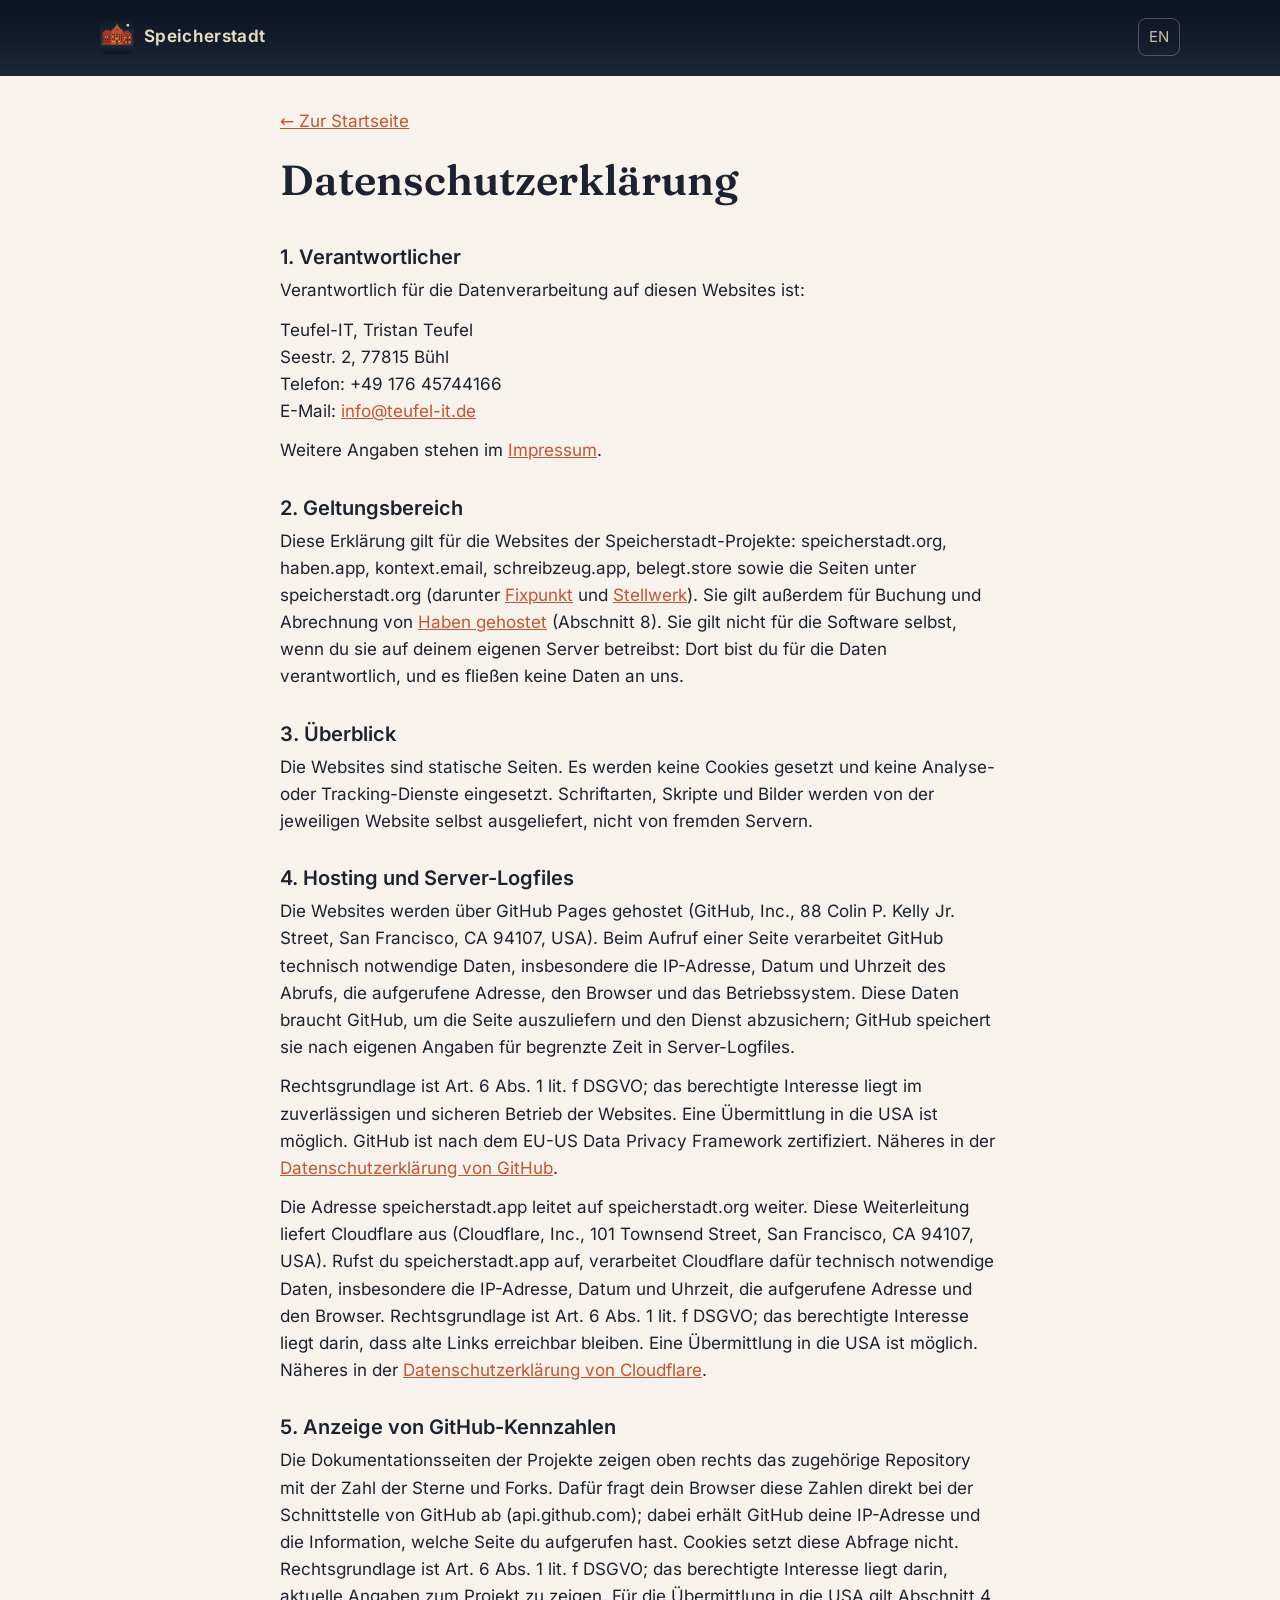
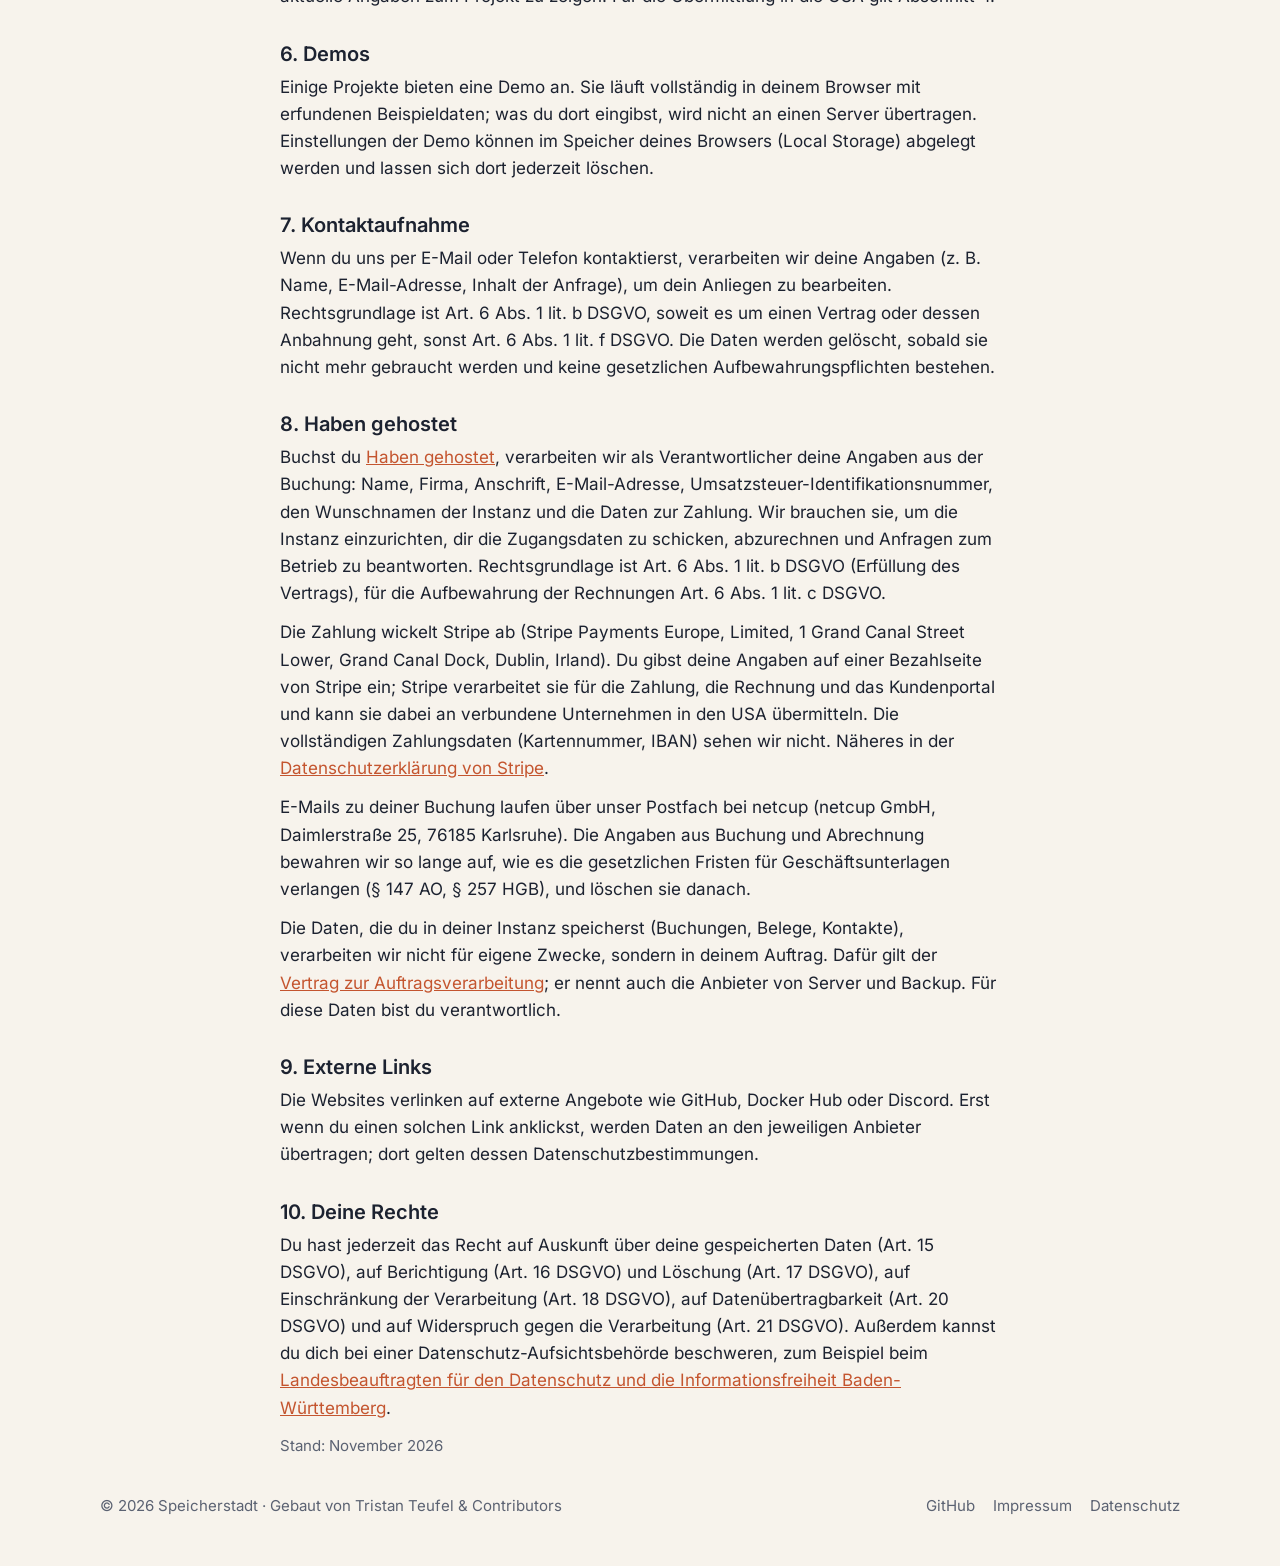
<file: datenschutz/index.html>
<!doctype html>
<html lang="de">
<head>
<meta charset="utf-8">
<meta name="viewport" content="width=device-width, initial-scale=1">
<title>Datenschutzerklärung – Speicherstadt</title>
<meta name="robots" content="noindex">
<link rel="canonical" href="https://speicherstadt.org/datenschutz/">
<meta name="theme-color" content="#141c2b">
<link rel="icon" href="../assets/img/favicon-32.png" sizes="32x32">
<link rel="stylesheet" href="../assets/style.css">
</head>
<body>
<header class="hero hero-slim">
  <div class="top">
    <a class="brand" href="/"><img src="../assets/img/speicherstadt.png" alt="" width="34" height="34">Speicherstadt</a>
    <nav><a class="lang" href="/en/privacy/" hreflang="en" lang="en">EN</a></nav>
  </div>
</header>
<main class="wrap legal">
  <p><a href="/">← Zur Startseite</a></p>
  <h1 class="serif">Datenschutzerklärung</h1>
  
<h2>1. Verantwortlicher</h2>
<p>Verantwortlich für die Datenverarbeitung auf diesen Websites ist:</p>
<address>Teufel-IT, Tristan Teufel<br>Seestr. 2, 77815 Bühl<br>Telefon: +49 176 45744166<br>E-Mail: <a href="mailto:info@teufel-it.de">info@teufel-it.de</a></address>
<p>Weitere Angaben stehen im <a href="https://teufel-it.de/de/impressum/" target="_blank" rel="noopener">Impressum</a>.</p>

<h2>2. Geltungsbereich</h2>
<p>Diese Erklärung gilt für die Websites der Speicherstadt-Projekte: speicherstadt.org, haben.app, kontext.email, schreibzeug.app, belegt.store sowie die Seiten unter speicherstadt.org (darunter <a href="/fixpunkt/">Fixpunkt</a> und <a href="/stellwerk/" target="_blank" rel="noopener">Stellwerk</a>). Sie gilt außerdem für Buchung und Abrechnung von <a href="https://haben.app/gehostet.html" target="_blank" rel="noopener">Haben gehostet</a> (Abschnitt 8). Sie gilt nicht für die Software selbst, wenn du sie auf deinem eigenen Server betreibst: Dort bist du für die Daten verantwortlich, und es fließen keine Daten an uns.</p>

<h2>3. Überblick</h2>
<p>Die Websites sind statische Seiten. Es werden keine Cookies gesetzt und keine Analyse- oder Tracking-Dienste eingesetzt. Schriftarten, Skripte und Bilder werden von der jeweiligen Website selbst ausgeliefert, nicht von fremden Servern.</p>

<h2>4. Hosting und Server-Logfiles</h2>
<p>Die Websites werden über GitHub Pages gehostet (GitHub, Inc., 88 Colin P. Kelly Jr. Street, San Francisco, CA 94107, USA). Beim Aufruf einer Seite verarbeitet GitHub technisch notwendige Daten, insbesondere die IP-Adresse, Datum und Uhrzeit des Abrufs, die aufgerufene Adresse, den Browser und das Betriebssystem. Diese Daten braucht GitHub, um die Seite auszuliefern und den Dienst abzusichern; GitHub speichert sie nach eigenen Angaben für begrenzte Zeit in Server-Logfiles.</p>
<p>Rechtsgrundlage ist Art. 6 Abs. 1 lit. f DSGVO; das berechtigte Interesse liegt im zuverlässigen und sicheren Betrieb der Websites. Eine Übermittlung in die USA ist möglich. GitHub ist nach dem EU-US Data Privacy Framework zertifiziert. Näheres in der <a href="https://docs.github.com/de/site-policy/privacy-policies/github-general-privacy-statement" target="_blank" rel="noopener">Datenschutzerklärung von GitHub</a>.</p>
<p>Die Adresse speicherstadt.app leitet auf speicherstadt.org weiter. Diese Weiterleitung liefert Cloudflare aus (Cloudflare, Inc., 101 Townsend Street, San Francisco, CA 94107, USA). Rufst du speicherstadt.app auf, verarbeitet Cloudflare dafür technisch notwendige Daten, insbesondere die IP-Adresse, Datum und Uhrzeit, die aufgerufene Adresse und den Browser. Rechtsgrundlage ist Art. 6 Abs. 1 lit. f DSGVO; das berechtigte Interesse liegt darin, dass alte Links erreichbar bleiben. Eine Übermittlung in die USA ist möglich. Näheres in der <a href="https://www.cloudflare.com/privacypolicy/" target="_blank" rel="noopener">Datenschutzerklärung von Cloudflare</a>.</p>

<h2>5. Anzeige von GitHub-Kennzahlen</h2>
<p>Die Dokumentationsseiten der Projekte zeigen oben rechts das zugehörige Repository mit der Zahl der Sterne und Forks. Dafür fragt dein Browser diese Zahlen direkt bei der Schnittstelle von GitHub ab (api.github.com); dabei erhält GitHub deine IP-Adresse und die Information, welche Seite du aufgerufen hast. Cookies setzt diese Abfrage nicht. Rechtsgrundlage ist Art. 6 Abs. 1 lit. f DSGVO; das berechtigte Interesse liegt darin, aktuelle Angaben zum Projekt zu zeigen. Für die Übermittlung in die USA gilt Abschnitt 4.</p>

<h2>6. Demos</h2>
<p>Einige Projekte bieten eine Demo an. Sie läuft vollständig in deinem Browser mit erfundenen Beispieldaten; was du dort eingibst, wird nicht an einen Server übertragen. Einstellungen der Demo können im Speicher deines Browsers (Local Storage) abgelegt werden und lassen sich dort jederzeit löschen.</p>

<h2>7. Kontaktaufnahme</h2>
<p>Wenn du uns per E-Mail oder Telefon kontaktierst, verarbeiten wir deine Angaben (z. B. Name, E-Mail-Adresse, Inhalt der Anfrage), um dein Anliegen zu bearbeiten. Rechtsgrundlage ist Art. 6 Abs. 1 lit. b DSGVO, soweit es um einen Vertrag oder dessen Anbahnung geht, sonst Art. 6 Abs. 1 lit. f DSGVO. Die Daten werden gelöscht, sobald sie nicht mehr gebraucht werden und keine gesetzlichen Aufbewahrungspflichten bestehen.</p>

<h2>8. Haben gehostet</h2>
<p>Buchst du <a href="https://haben.app/gehostet.html" target="_blank" rel="noopener">Haben gehostet</a>, verarbeiten wir als Verantwortlicher deine Angaben aus der Buchung: Name, Firma, Anschrift, E-Mail-Adresse, Umsatzsteuer-Identifikationsnummer, den Wunschnamen der Instanz und die Daten zur Zahlung. Wir brauchen sie, um die Instanz einzurichten, dir die Zugangsdaten zu schicken, abzurechnen und Anfragen zum Betrieb zu beantworten. Rechtsgrundlage ist Art. 6 Abs. 1 lit. b DSGVO (Erfüllung des Vertrags), für die Aufbewahrung der Rechnungen Art. 6 Abs. 1 lit. c DSGVO.</p>
<p>Die Zahlung wickelt Stripe ab (Stripe Payments Europe, Limited, 1 Grand Canal Street Lower, Grand Canal Dock, Dublin, Irland). Du gibst deine Angaben auf einer Bezahlseite von Stripe ein; Stripe verarbeitet sie für die Zahlung, die Rechnung und das Kundenportal und kann sie dabei an verbundene Unternehmen in den USA übermitteln. Die vollständigen Zahlungsdaten (Kartennummer, IBAN) sehen wir nicht. Näheres in der <a href="https://stripe.com/de/privacy" target="_blank" rel="noopener">Datenschutzerklärung von Stripe</a>.</p>
<p>E-Mails zu deiner Buchung laufen über unser Postfach bei netcup (netcup GmbH, Daimlerstraße 25, 76185 Karlsruhe). Die Angaben aus Buchung und Abrechnung bewahren wir so lange auf, wie es die gesetzlichen Fristen für Geschäftsunterlagen verlangen (§ 147 AO, § 257 HGB), und löschen sie danach.</p>
<p>Die Daten, die du in deiner Instanz speicherst (Buchungen, Belege, Kontakte), verarbeiten wir nicht für eigene Zwecke, sondern in deinem Auftrag. Dafür gilt der <a href="https://haben.app/gehostet-avv.html" target="_blank" rel="noopener">Vertrag zur Auftragsverarbeitung</a>; er nennt auch die Anbieter von Server und Backup. Für diese Daten bist du verantwortlich.</p>

<h2>9. Externe Links</h2>
<p>Die Websites verlinken auf externe Angebote wie GitHub, Docker Hub oder Discord. Erst wenn du einen solchen Link anklickst, werden Daten an den jeweiligen Anbieter übertragen; dort gelten dessen Datenschutzbestimmungen.</p>

<h2>10. Deine Rechte</h2>
<p>Du hast jederzeit das Recht auf Auskunft über deine gespeicherten Daten (Art. 15 DSGVO), auf Berichtigung (Art. 16 DSGVO) und Löschung (Art. 17 DSGVO), auf Einschränkung der Verarbeitung (Art. 18 DSGVO), auf Datenübertragbarkeit (Art. 20 DSGVO) und auf Widerspruch gegen die Verarbeitung (Art. 21 DSGVO). Außerdem kannst du dich bei einer Datenschutz-Aufsichtsbehörde beschweren, zum Beispiel beim <a href="https://www.baden-wuerttemberg.datenschutz.de/" target="_blank" rel="noopener">Landesbeauftragten für den Datenschutz und die Informationsfreiheit Baden-Württemberg</a>.</p>

  <p class="updated">Stand: November 2026</p>
</main>
<footer>
  <div class="wrap">
    <span>© 2026 Speicherstadt · Gebaut von Tristan Teufel &amp; Contributors</span>
    <nav><a href="https://github.com/Speicherstadt" target="_blank" rel="noopener">GitHub</a><a href="https://teufel-it.de/de/impressum/" target="_blank" rel="noopener">Impressum</a><a href="/datenschutz/">Datenschutz</a></nav>
  </div>
</footer>
</body>
</html>
</file>
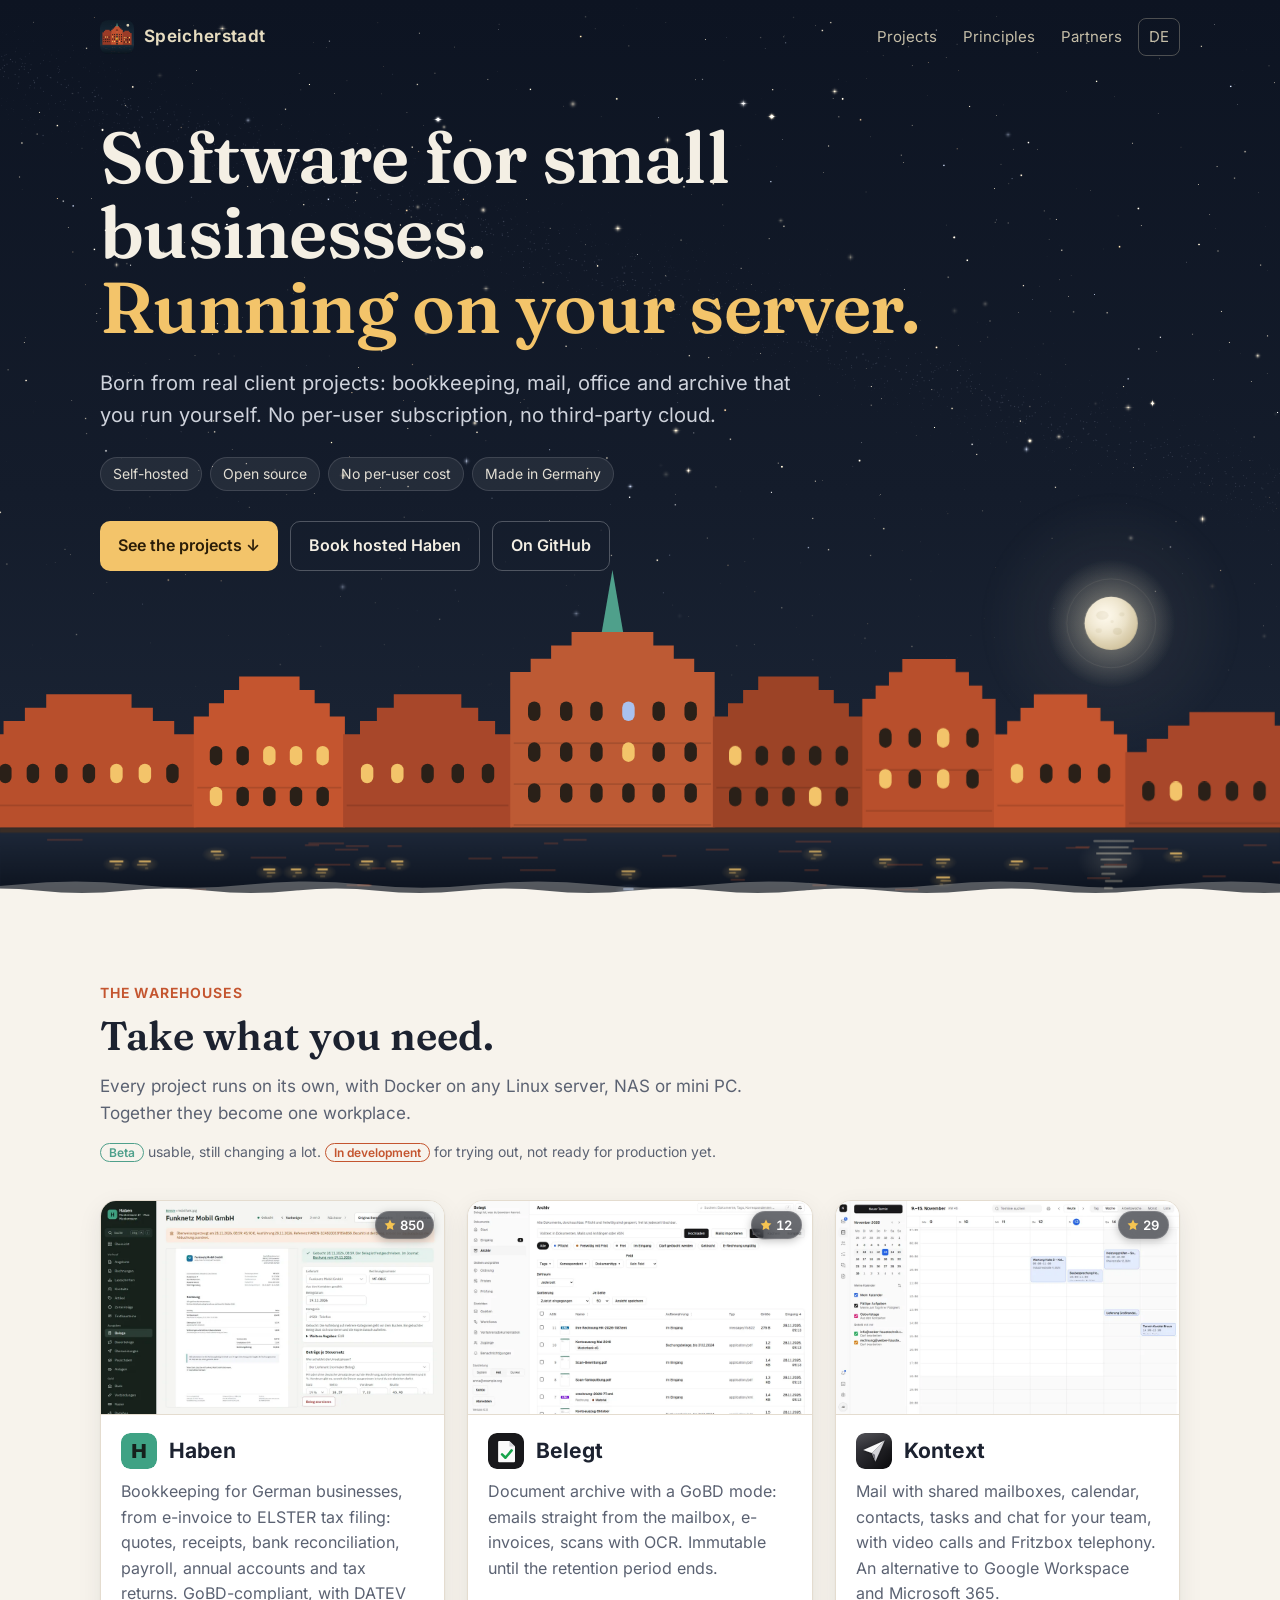
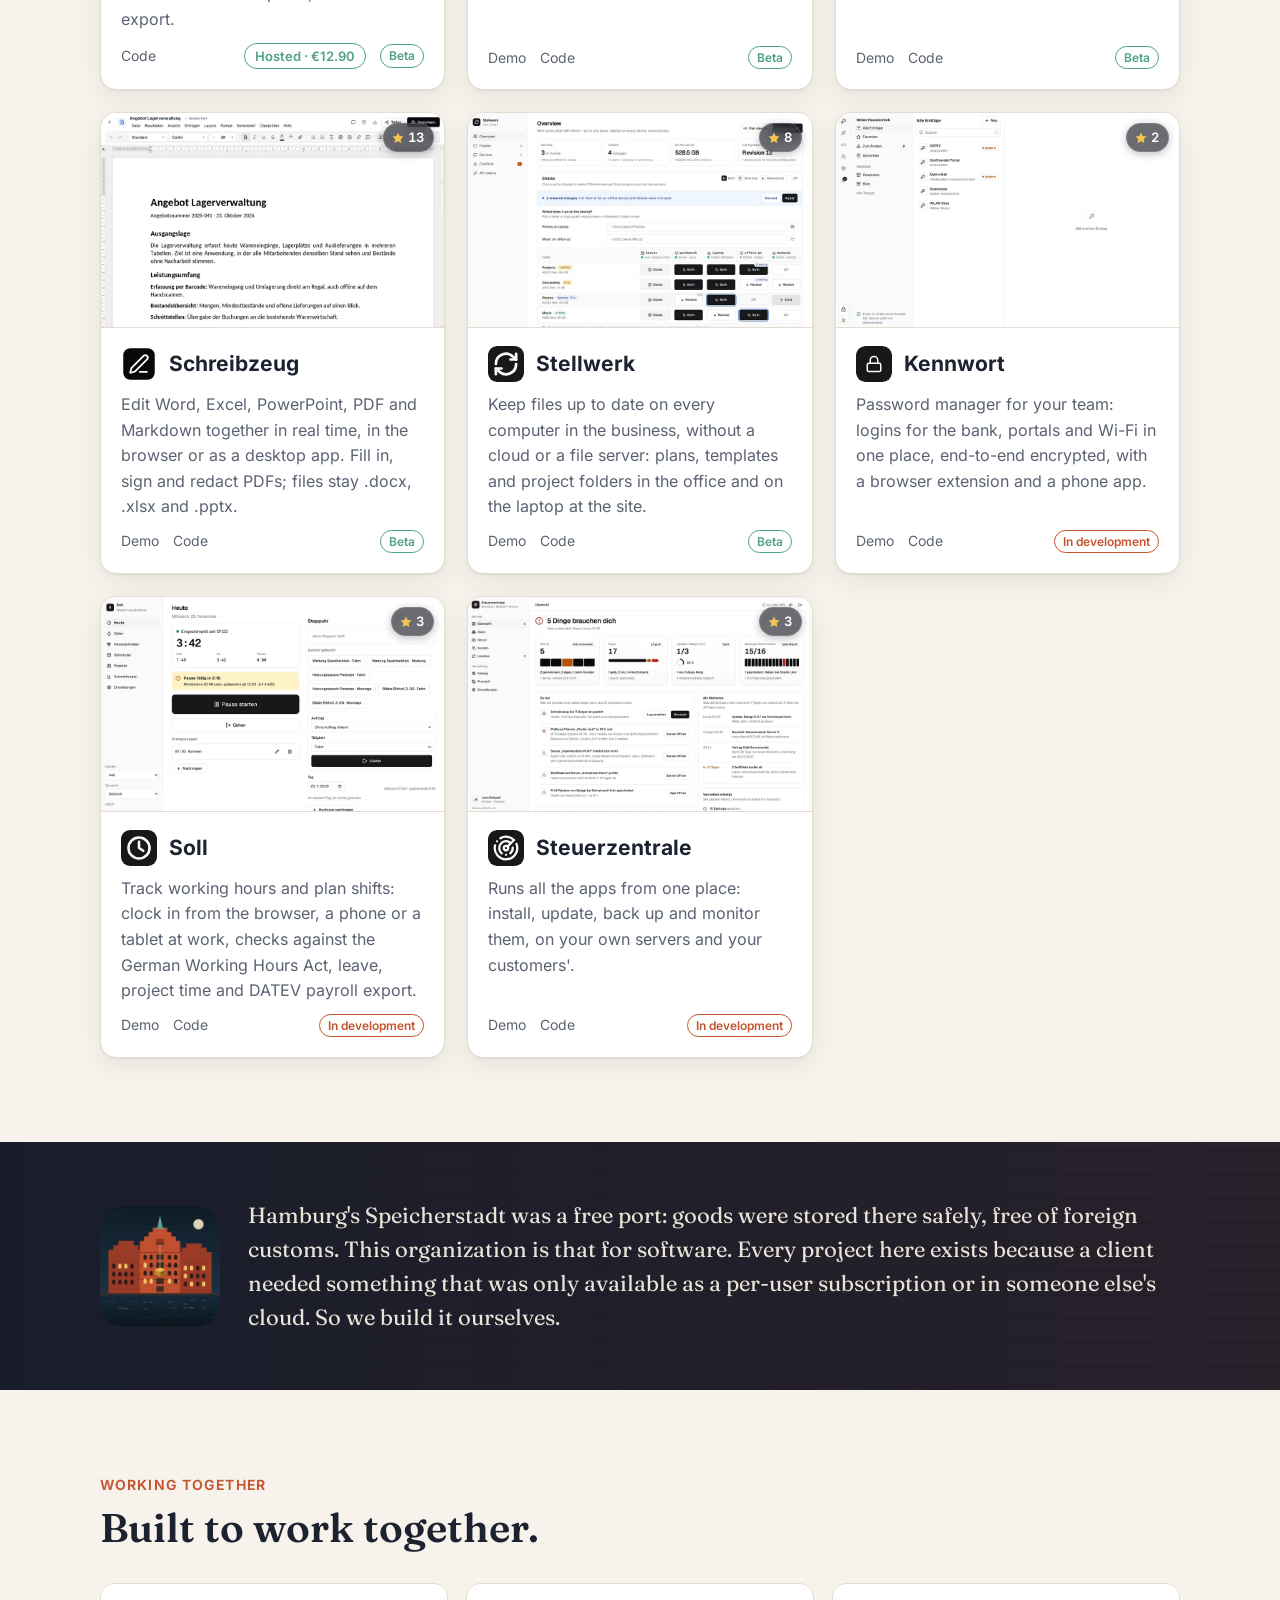
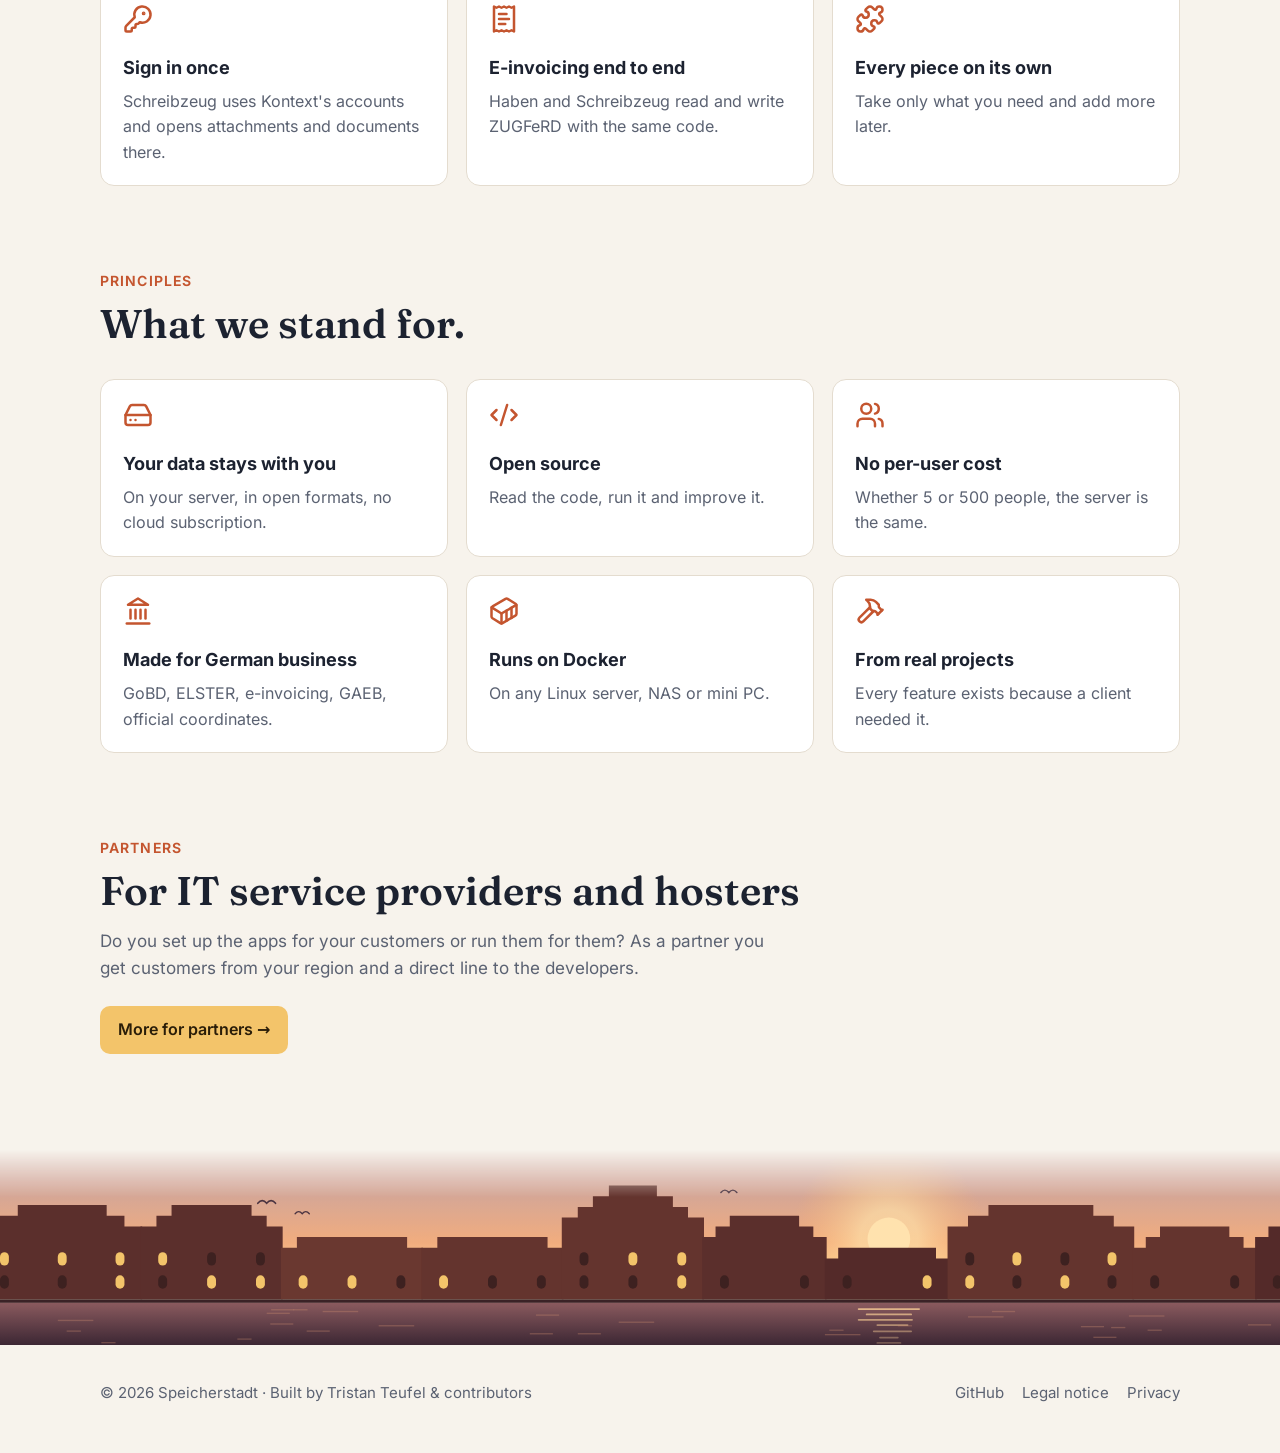
<file: en/index.html>
<!doctype html>
<html lang="en">
<head>
<meta charset="utf-8">
<meta name="viewport" content="width=device-width, initial-scale=1">
<title>Speicherstadt – Software for small businesses, on your own server</title>
<meta name="description" content="Self-hosted open-source software for small and medium-sized businesses: bookkeeping, mail and calendar, office, document archive and more. No per-user cost, your data stays with you. Built in Bühl, Germany.">
<link rel="canonical" href="https://speicherstadt.org/en/">
<link rel="alternate" hreflang="de" href="https://speicherstadt.org/">
<link rel="alternate" hreflang="en" href="https://speicherstadt.org/en/">
<link rel="alternate" hreflang="x-default" href="https://speicherstadt.org/">
<meta name="theme-color" content="#141c2b">
<meta property="og:type" content="website">
<meta property="og:locale" content="en_US">
<meta name="twitter:card" content="summary_large_image">
<meta property="og:title" content="Speicherstadt">
<meta property="og:description" content="Self-hosted open-source software for small and medium-sized businesses: bookkeeping, mail and calendar, office, document archive and more. No per-user cost, your data stays with you.">
<meta property="og:url" content="https://speicherstadt.org/en/">
<meta property="og:image" content="https://speicherstadt.org/assets/img/speicherstadt.png">
<link rel="icon" href="../assets/img/favicon-32.png" sizes="32x32">
<link rel="apple-touch-icon" href="../assets/img/apple-touch-icon.png">
<link rel="preload" href="../assets/fonts/inter-latin-wght-normal.woff2" as="font" type="font/woff2" crossorigin>
<link rel="preload" href="../assets/fonts/fraunces-latin-wght-normal.woff2" as="font" type="font/woff2" crossorigin>
<link rel="stylesheet" href="../assets/style.css?v=6">
<script type="application/ld+json">{"@context": "https://schema.org", "@type": "Organization", "@id": "https://speicherstadt.org/#org", "name": "Speicherstadt", "url": "https://speicherstadt.org/en/", "logo": "https://speicherstadt.org/assets/img/speicherstadt.png", "email": "info@teufel-it.de", "address": {"@type": "PostalAddress", "streetAddress": "Seestr. 2", "postalCode": "77815", "addressLocality": "Bühl", "addressRegion": "Baden-Württemberg", "addressCountry": "DE"}, "areaServed": [{"@type": "Place", "name": "Bühl"}, {"@type": "Place", "name": "Baden-Baden"}, {"@type": "Place", "name": "Rastatt"}, {"@type": "Place", "name": "Achern"}, {"@type": "Place", "name": "Bühlertal"}, {"@type": "Place", "name": "Sinzheim"}, {"@type": "Place", "name": "Ottersweier"}, {"@type": "Place", "name": "Landkreis Rastatt"}, {"@type": "Place", "name": "Ortenaukreis"}, {"@type": "Place", "name": "Karlsruhe"}, {"@type": "Place", "name": "Baden-Württemberg"}, {"@type": "Country", "name": "Deutschland"}], "founder": {"@type": "Person", "name": "Tristan Teufel", "url": "https://teufel-it.de/"}, "sameAs": ["https://github.com/Speicherstadt"], "owns": [{"@type": "SoftwareApplication", "name": "Haben", "url": "https://haben.app/", "applicationCategory": "BusinessApplication", "operatingSystem": "Linux, Docker", "offers": {"@type": "Offer", "price": "0", "priceCurrency": "EUR"}}, {"@type": "SoftwareApplication", "name": "Kontext", "url": "https://kontext.email/", "applicationCategory": "BusinessApplication", "operatingSystem": "Linux, Docker", "offers": {"@type": "Offer", "price": "0", "priceCurrency": "EUR"}}, {"@type": "SoftwareApplication", "name": "Schreibzeug", "url": "https://schreibzeug.app/", "applicationCategory": "BusinessApplication", "operatingSystem": "Linux, Docker", "offers": {"@type": "Offer", "price": "0", "priceCurrency": "EUR"}}, {"@type": "SoftwareApplication", "name": "Belegt", "url": "https://belegt.store/", "applicationCategory": "BusinessApplication", "operatingSystem": "Linux, Docker", "offers": {"@type": "Offer", "price": "0", "priceCurrency": "EUR"}}]}</script>
</head>
<body>
<header class="hero">
  <canvas class="sky" aria-hidden="true" style="position:absolute;top:0;left:0;width:100%;height:100%;z-index:0;pointer-events:none"></canvas>
  <div class="top">
    <a class="brand" href="/en/"><img src="../assets/img/speicherstadt.png" alt="" width="34" height="34">Speicherstadt</a>
    <nav>
      <a class="hide-sm" href="#projekte">Projects</a>
      <a class="hide-sm" href="#grundsaetze">Principles</a>
      <a class="hide-sm" href="/en/partner/">Partners</a>
      <a class="lang" href="/" hreflang="de" lang="de" title="Deutsch">DE</a>
    </nav>
  </div>
  <div class="hero-text">
    <h1 class="serif">Software for small businesses.<br><em>Running on your server.</em></h1>
    <p class="lead">Born from real client projects: bookkeeping, mail, office and archive that you run yourself. No per-user subscription, no third-party cloud.</p>
    <ul class="tags"><li>Self-hosted</li><li>Open source</li><li>No per-user cost</li><li>Made in Germany</li></ul>
    <div class="cta">
      <a class="btn btn-primary" href="#projekte">See the projects ↓</a>
      <a class="btn btn-ghost" href="https://haben.app/gehostet.html" target="_blank" rel="noopener">Book hosted Haben</a>
      <a class="btn btn-ghost" href="https://github.com/Speicherstadt" target="_blank" rel="noopener">On GitHub</a>
    </div>
  </div>
  <svg class="skyline" style="position:relative;z-index:1;overflow:visible" viewBox="0 0 1440 380" preserveAspectRatio="xMidYMax slice" aria-hidden="true" focusable="false">
<defs><radialGradient id="corona"><stop offset="0" stop-color="#e6dcc0" stop-opacity=".13"/><stop offset=".5" stop-color="#e6dcc0" stop-opacity=".04"/><stop offset="1" stop-color="#e6dcc0" stop-opacity="0"/></radialGradient><radialGradient id="moonface" cx=".4" cy=".36" r=".7"><stop offset="0" stop-color="#fdf7e6"/><stop offset=".55" stop-color="#e9dfc4"/><stop offset="1" stop-color="#cfc09a"/></radialGradient><radialGradient id="moonshine" cx=".38" cy=".34" r=".5"><stop offset="0" stop-color="#fffaf0" stop-opacity=".55"/><stop offset="1" stop-color="#fffaf0" stop-opacity="0"/></radialGradient><radialGradient id="rg"><stop offset="0" stop-color="#f3c46a" stop-opacity=".22"/><stop offset="1" stop-color="#f3c46a" stop-opacity="0"/></radialGradient><radialGradient id="rgtv"><stop offset="0" stop-color="#a9c1ef" stop-opacity=".22"/><stop offset="1" stop-color="#a9c1ef" stop-opacity="0"/></radialGradient><radialGradient id="mg"><stop offset="0" stop-color="#e6dcc0" stop-opacity=".14"/><stop offset="1" stop-color="#e6dcc0" stop-opacity="0"/></radialGradient><radialGradient id="halo"><stop offset=".4" stop-color="#e6dcc0" stop-opacity=".3"/><stop offset="1" stop-color="#e6dcc0" stop-opacity="0"/></radialGradient><linearGradient id="w" x1="0" y1="0" x2="0" y2="1"><stop offset="0" stop-color="#1d2738"/><stop offset="1" stop-color="#0b111c"/></linearGradient></defs>
<g class="moon"><circle class="corona" cx="1250" cy="70" r="150" fill="url(#corona)"/><circle class="halo" cx="1250" cy="70" r="72" fill="url(#halo)"/><circle class="ring" cx="1250" cy="70" r="50" fill="none" stroke="#e6dcc0" stroke-width="1" opacity=".1"/><circle cx="1250" cy="70" r="30" fill="url(#moonface)"/><g fill="#c9bc97"><ellipse cx="1240" cy="61" rx="7" ry="5" opacity=".45"/><ellipse cx="1257" cy="79" rx="5" ry="4" opacity=".4"/><ellipse cx="1262" cy="60" rx="3" ry="2.4" opacity=".35"/><ellipse cx="1236" cy="78" rx="3.5" ry="2.6" opacity=".3"/><circle cx="1251" cy="68" r="1.8" opacity=".35"/></g><circle class="shine" cx="1250" cy="70" r="30" fill="url(#moonshine)"/></g><g class="cloud" opacity="0"><g fill="#2c3650"><ellipse cx="1110" cy="80" rx="62" ry="9"/><ellipse cx="1140" cy="73" rx="34" ry="9"/><ellipse cx="1085" cy="76" rx="26" ry="7"/></g><g fill="#9aa0b4" opacity=".28"><ellipse cx="1140" cy="67" rx="26" ry="2.5"/><ellipse cx="1092" cy="71" rx="16" ry="2"/></g></g><polygon points="-20.0,300.0 -20.0,210.0 -20.0,195.0 4.0,195.0 4.0,180.0 28.0,180.0 28.0,165.0 52.0,165.0 52.0,150.0 76.0,150.0 124.0,150.0 148.0,150.0 148.0,165.0 172.0,165.0 172.0,180.0 196.0,180.0 196.0,195.0 220.0,195.0 220.0,210.0 220.0,300.0" fill="#b84f2c"/>
<rect x="-16" y="274" width="232" height="2" fill="#000" opacity=".12"/>
<rect x="-16" y="320" width="232" height="2" fill="#000" opacity=".12"/>
<rect class="win" x="-1" y="228" width="14" height="22" rx="7"/>
<rect class="win" x="30" y="228" width="14" height="22" rx="7"/>
<rect class="win" x="62" y="228" width="14" height="22" rx="7"/>
<rect class="win" x="93" y="228" width="14" height="22" rx="7"/>
<rect class="win on" x="124" y="228" width="14" height="22" rx="7"/>
<rect class="win on" x="156" y="228" width="14" height="22" rx="7"/>
<rect class="win" x="187" y="228" width="14" height="22" rx="7"/>
<polygon points="218.0,300.0 218.0,190.0 218.0,175.0 235.0,175.0 235.0,160.0 252.0,160.0 252.0,145.0 269.0,145.0 269.0,130.0 286.0,130.0 320.0,130.0 337.0,130.0 337.0,145.0 354.0,145.0 354.0,160.0 371.0,160.0 371.0,175.0 388.0,175.0 388.0,190.0 388.0,300.0" fill="#c4552f"/>
<rect x="222" y="254" width="162" height="2" fill="#000" opacity=".12"/>
<rect x="222" y="300" width="162" height="2" fill="#000" opacity=".12"/>
<rect class="win" x="236" y="208" width="14" height="22" rx="7"/>
<rect class="win" x="266" y="208" width="14" height="22" rx="7"/>
<rect class="win on" x="296" y="208" width="14" height="22" rx="7"/>
<rect class="win on" x="326" y="208" width="14" height="22" rx="7"/>
<rect class="win on" x="356" y="208" width="14" height="22" rx="7"/>
<rect class="win on" x="236" y="254" width="14" height="22" rx="7"/>
<rect class="win" x="266" y="254" width="14" height="22" rx="7"/>
<rect class="win" x="296" y="254" width="14" height="22" rx="7"/>
<rect class="win" x="326" y="254" width="14" height="22" rx="7"/>
<rect class="win" x="356" y="254" width="14" height="22" rx="7"/>
<polygon points="386.0,300.0 386.0,210.0 386.0,195.0 405.0,195.0 405.0,180.0 424.0,180.0 424.0,165.0 443.0,165.0 443.0,150.0 462.0,150.0 500.0,150.0 519.0,150.0 519.0,165.0 538.0,165.0 538.0,180.0 557.0,180.0 557.0,195.0 576.0,195.0 576.0,210.0 576.0,300.0" fill="#a8472a"/>
<rect x="390" y="274" width="182" height="2" fill="#000" opacity=".12"/>
<rect x="390" y="320" width="182" height="2" fill="#000" opacity=".12"/>
<rect class="win on" x="406" y="228" width="14" height="22" rx="7"/>
<rect class="win on" x="440" y="228" width="14" height="22" rx="7"/>
<rect class="win" x="474" y="228" width="14" height="22" rx="7"/>
<rect class="win" x="508" y="228" width="14" height="22" rx="7"/>
<rect class="win" x="542" y="228" width="14" height="22" rx="7"/>
<polygon points="574.0,300.0 574.0,140.0 574.0,125.0 597.0,125.0 597.0,110.0 620.0,110.0 620.0,95.0 643.0,95.0 643.0,80.0 666.0,80.0 712.0,80.0 735.0,80.0 735.0,95.0 758.0,95.0 758.0,110.0 781.0,110.0 781.0,125.0 804.0,125.0 804.0,140.0 804.0,300.0" fill="#bd5a34"/>
<polygon points="677,80 701,80 689,10" fill="#4fa08b"/>
<rect x="578" y="204" width="222" height="2" fill="#000" opacity=".12"/>
<rect x="578" y="250" width="222" height="2" fill="#000" opacity=".12"/>
<rect x="578" y="296" width="222" height="2" fill="#000" opacity=".12"/>
<rect class="win" x="594" y="158" width="14" height="22" rx="7"/>
<rect class="win" x="630" y="158" width="14" height="22" rx="7"/>
<rect class="win" x="664" y="158" width="14" height="22" rx="7"/>
<rect class="win on" x="700" y="158" width="14" height="22" rx="7"/>
<rect class="win" x="734" y="158" width="14" height="22" rx="7"/>
<rect class="win" x="770" y="158" width="14" height="22" rx="7"/>
<rect class="win" x="594" y="204" width="14" height="22" rx="7"/>
<rect class="win" x="630" y="204" width="14" height="22" rx="7"/>
<rect class="win" x="664" y="204" width="14" height="22" rx="7"/>
<rect class="win on" x="700" y="204" width="14" height="22" rx="7"/>
<rect class="win" x="734" y="204" width="14" height="22" rx="7"/>
<rect class="win" x="770" y="204" width="14" height="22" rx="7"/>
<rect class="win" x="594" y="250" width="14" height="22" rx="7"/>
<rect class="win" x="630" y="250" width="14" height="22" rx="7"/>
<rect class="win" x="664" y="250" width="14" height="22" rx="7"/>
<rect class="win" x="700" y="250" width="14" height="22" rx="7"/>
<rect class="win" x="734" y="250" width="14" height="22" rx="7"/>
<rect class="win" x="770" y="250" width="14" height="22" rx="7"/>
<polygon points="802.0,300.0 802.0,190.0 802.0,175.0 819.0,175.0 819.0,160.0 836.0,160.0 836.0,145.0 853.0,145.0 853.0,130.0 870.0,130.0 904.0,130.0 921.0,130.0 921.0,145.0 938.0,145.0 938.0,160.0 955.0,160.0 955.0,175.0 972.0,175.0 972.0,190.0 972.0,300.0" fill="#9c4326"/>
<rect x="806" y="254" width="162" height="2" fill="#000" opacity=".12"/>
<rect x="806" y="300" width="162" height="2" fill="#000" opacity=".12"/>
<rect class="win on" x="820" y="208" width="14" height="22" rx="7"/>
<rect class="win" x="850" y="208" width="14" height="22" rx="7"/>
<rect class="win" x="880" y="208" width="14" height="22" rx="7"/>
<rect class="win" x="910" y="208" width="14" height="22" rx="7"/>
<rect class="win" x="940" y="208" width="14" height="22" rx="7"/>
<rect class="win" x="820" y="254" width="14" height="22" rx="7"/>
<rect class="win" x="850" y="254" width="14" height="22" rx="7"/>
<rect class="win" x="880" y="254" width="14" height="22" rx="7"/>
<rect class="win on" x="910" y="254" width="14" height="22" rx="7"/>
<rect class="win" x="940" y="254" width="14" height="22" rx="7"/>
<polygon points="970.0,300.0 970.0,170.0 970.0,155.0 985.0,155.0 985.0,140.0 1000.0,140.0 1000.0,125.0 1015.0,125.0 1015.0,110.0 1030.0,110.0 1060.0,110.0 1075.0,110.0 1075.0,125.0 1090.0,125.0 1090.0,140.0 1105.0,140.0 1105.0,155.0 1120.0,155.0 1120.0,170.0 1120.0,300.0" fill="#b84f2c"/>
<rect x="974" y="234" width="142" height="2" fill="#000" opacity=".12"/>
<rect x="974" y="280" width="142" height="2" fill="#000" opacity=".12"/>
<rect class="win" x="989" y="188" width="14" height="22" rx="7"/>
<rect class="win" x="1022" y="188" width="14" height="22" rx="7"/>
<rect class="win on" x="1054" y="188" width="14" height="22" rx="7"/>
<rect class="win" x="1087" y="188" width="14" height="22" rx="7"/>
<rect class="win on" x="989" y="234" width="14" height="22" rx="7"/>
<rect class="win" x="1022" y="234" width="14" height="22" rx="7"/>
<rect class="win on" x="1054" y="234" width="14" height="22" rx="7"/>
<rect class="win" x="1087" y="234" width="14" height="22" rx="7"/>
<polygon points="1118.0,300.0 1118.0,210.0 1118.0,195.0 1133.0,195.0 1133.0,180.0 1148.0,180.0 1148.0,165.0 1163.0,165.0 1163.0,150.0 1178.0,150.0 1208.0,150.0 1223.0,150.0 1223.0,165.0 1238.0,165.0 1238.0,180.0 1253.0,180.0 1253.0,195.0 1268.0,195.0 1268.0,210.0 1268.0,300.0" fill="#c4552f"/>
<rect x="1122" y="274" width="142" height="2" fill="#000" opacity=".12"/>
<rect x="1122" y="320" width="142" height="2" fill="#000" opacity=".12"/>
<rect class="win on" x="1137" y="228" width="14" height="22" rx="7"/>
<rect class="win" x="1170" y="228" width="14" height="22" rx="7"/>
<rect class="win" x="1202" y="228" width="14" height="22" rx="7"/>
<rect class="win" x="1235" y="228" width="14" height="22" rx="7"/>
<polygon points="1266.0,300.0 1266.0,230.0 1266.0,215.0 1290.0,215.0 1290.0,200.0 1314.0,200.0 1314.0,185.0 1338.0,185.0 1338.0,170.0 1362.0,170.0 1410.0,170.0 1434.0,170.0 1434.0,185.0 1458.0,185.0 1458.0,200.0 1482.0,200.0 1482.0,215.0 1506.0,215.0 1506.0,230.0 1506.0,300.0" fill="#a8472a"/>
<rect x="1270" y="294" width="232" height="2" fill="#000" opacity=".12"/>
<rect class="win" x="1285" y="248" width="14" height="22" rx="7"/>
<rect class="win on" x="1316" y="248" width="14" height="22" rx="7"/>
<rect class="win" x="1348" y="248" width="14" height="22" rx="7"/>
<rect class="win" x="1379" y="248" width="14" height="22" rx="7"/>
<rect class="win" x="1410" y="248" width="14" height="22" rx="7"/>
<rect class="win" x="1442" y="248" width="14" height="22" rx="7"/>
<rect class="win" x="1473" y="248" width="14" height="22" rx="7"/>
<rect x="0" y="300" width="1440" height="6" fill="#3a2d26"/>
<rect x="0" y="306" width="1440" height="74" fill="url(#w)"/>
<g class="moon-refl" fill="#e6dcc0"><ellipse class="gl" cx="1250" cy="338" rx="38" ry="26" fill="url(#mg)"/><rect x="1230.0" y="314" width="46" height="2" rx="1" opacity=".4"/><rect x="1236.0" y="321" width="34" height="2" rx="1" opacity=".4"/><rect x="1233.0" y="328" width="40" height="2" rx="1" opacity=".4"/><rect x="1238.0" y="335" width="24" height="2" rx="1" opacity=".4"/><rect x="1238.0" y="343" width="30" height="2" rx="1" opacity=".4"/><rect x="1239.0" y="351" width="16" height="2" rx="1" opacity=".4"/><rect x="1243.0" y="359" width="20" height="2" rx="1" opacity=".4"/><rect x="1242.0" y="367" width="10" height="2" rx="1" opacity=".4"/></g>
<g class="reflections" fill="#f3c46a"><g class="refl" opacity="0"><ellipse class="gl" cx="6" cy="341" rx="16" ry="9" fill="url(#rg)"/><rect x="-2" y="337" width="16" height="2" rx="1" opacity=".75"/><rect x="-1" y="341" width="8" height="1.5" rx=".75" opacity=".5"/><rect x="1" y="345" width="6" height="1.5" rx=".75" opacity=".3"/></g><g class="refl" opacity="0"><ellipse class="gl" cx="37" cy="341" rx="16" ry="9" fill="url(#rg)"/><rect x="31" y="337" width="12" height="2" rx="1" opacity=".75"/><rect x="30" y="341" width="10" height="1.5" rx=".75" opacity=".5"/><rect x="34" y="345" width="6" height="1.5" rx=".75" opacity=".3"/></g><g class="refl" opacity="0"><ellipse class="gl" cx="69" cy="341" rx="16" ry="9" fill="url(#rg)"/><rect x="61" y="337" width="16" height="2" rx="1" opacity=".75"/><rect x="68" y="341" width="8" height="1.5" rx=".75" opacity=".5"/><rect x="69" y="345" width="4" height="1.5" rx=".75" opacity=".3"/></g><g class="refl" opacity="0"><ellipse class="gl" cx="100" cy="341" rx="16" ry="9" fill="url(#rg)"/><rect x="93" y="337" width="14" height="2" rx="1" opacity=".75"/><rect x="99" y="341" width="8" height="1.5" rx=".75" opacity=".5"/><rect x="95" y="345" width="6" height="1.5" rx=".75" opacity=".3"/></g><g class="refl on" opacity="1"><ellipse class="gl" cx="131" cy="341" rx="16" ry="9" fill="url(#rg)"/><rect x="123" y="337" width="16" height="2" rx="1" opacity=".75"/><rect x="129" y="341" width="8" height="1.5" rx=".75" opacity=".5"/><rect x="128" y="345" width="6" height="1.5" rx=".75" opacity=".3"/></g><g class="refl on" opacity="1"><ellipse class="gl" cx="163" cy="341" rx="16" ry="9" fill="url(#rg)"/><rect x="156" y="337" width="14" height="2" rx="1" opacity=".75"/><rect x="154" y="341" width="12" height="1.5" rx=".75" opacity=".5"/><rect x="163" y="345" width="4" height="1.5" rx=".75" opacity=".3"/></g><g class="refl" opacity="0"><ellipse class="gl" cx="194" cy="341" rx="16" ry="9" fill="url(#rg)"/><rect x="186" y="337" width="16" height="2" rx="1" opacity=".75"/><rect x="186" y="341" width="12" height="1.5" rx=".75" opacity=".5"/><rect x="190" y="345" width="4" height="1.5" rx=".75" opacity=".3"/></g><g class="refl" opacity="0"><ellipse class="gl" cx="243" cy="350" rx="16" ry="9" fill="url(#rg)"/><rect x="236" y="346" width="14" height="2" rx="1" opacity=".75"/><rect x="241" y="350" width="8" height="1.5" rx=".75" opacity=".5"/><rect x="240" y="354" width="6" height="1.5" rx=".75" opacity=".3"/></g><g class="refl" opacity="0"><ellipse class="gl" cx="273" cy="350" rx="16" ry="9" fill="url(#rg)"/><rect x="265" y="346" width="16" height="2" rx="1" opacity=".75"/><rect x="266" y="350" width="8" height="1.5" rx=".75" opacity=".5"/><rect x="268" y="354" width="6" height="1.5" rx=".75" opacity=".3"/></g><g class="refl on" opacity="1"><ellipse class="gl" cx="303" cy="350" rx="16" ry="9" fill="url(#rg)"/><rect x="296" y="346" width="14" height="2" rx="1" opacity=".75"/><rect x="300" y="350" width="10" height="1.5" rx=".75" opacity=".5"/><rect x="300" y="354" width="6" height="1.5" rx=".75" opacity=".3"/></g><g class="refl on" opacity="1"><ellipse class="gl" cx="333" cy="350" rx="16" ry="9" fill="url(#rg)"/><rect x="327" y="346" width="12" height="2" rx="1" opacity=".75"/><rect x="332" y="350" width="8" height="1.5" rx=".75" opacity=".5"/><rect x="329" y="354" width="4" height="1.5" rx=".75" opacity=".3"/></g><g class="refl on" opacity="1"><ellipse class="gl" cx="363" cy="350" rx="16" ry="9" fill="url(#rg)"/><rect x="357" y="346" width="12" height="2" rx="1" opacity=".75"/><rect x="355" y="350" width="12" height="1.5" rx=".75" opacity=".5"/><rect x="360" y="354" width="6" height="1.5" rx=".75" opacity=".3"/></g><g class="refl on" opacity="1"><ellipse class="gl" cx="243" cy="330" rx="16" ry="9" fill="url(#rg)"/><rect x="237" y="326" width="12" height="2" rx="1" opacity=".75"/><rect x="240" y="330" width="12" height="1.5" rx=".75" opacity=".5"/><rect x="242" y="334" width="6" height="1.5" rx=".75" opacity=".3"/></g><g class="refl" opacity="0"><ellipse class="gl" cx="273" cy="330" rx="16" ry="9" fill="url(#rg)"/><rect x="265" y="326" width="16" height="2" rx="1" opacity=".75"/><rect x="272" y="330" width="8" height="1.5" rx=".75" opacity=".5"/><rect x="273" y="334" width="4" height="1.5" rx=".75" opacity=".3"/></g><g class="refl" opacity="0"><ellipse class="gl" cx="303" cy="330" rx="16" ry="9" fill="url(#rg)"/><rect x="295" y="326" width="16" height="2" rx="1" opacity=".75"/><rect x="300" y="330" width="10" height="1.5" rx=".75" opacity=".5"/><rect x="301" y="334" width="4" height="1.5" rx=".75" opacity=".3"/></g><g class="refl" opacity="0"><ellipse class="gl" cx="333" cy="330" rx="16" ry="9" fill="url(#rg)"/><rect x="325" y="326" width="16" height="2" rx="1" opacity=".75"/><rect x="330" y="330" width="10" height="1.5" rx=".75" opacity=".5"/><rect x="329" y="334" width="4" height="1.5" rx=".75" opacity=".3"/></g><g class="refl" opacity="0"><ellipse class="gl" cx="363" cy="330" rx="16" ry="9" fill="url(#rg)"/><rect x="355" y="326" width="16" height="2" rx="1" opacity=".75"/><rect x="360" y="330" width="12" height="1.5" rx=".75" opacity=".5"/><rect x="358" y="334" width="6" height="1.5" rx=".75" opacity=".3"/></g><g class="refl on" opacity="1"><ellipse class="gl" cx="413" cy="341" rx="16" ry="9" fill="url(#rg)"/><rect x="406" y="337" width="14" height="2" rx="1" opacity=".75"/><rect x="404" y="341" width="12" height="1.5" rx=".75" opacity=".5"/><rect x="413" y="345" width="4" height="1.5" rx=".75" opacity=".3"/></g><g class="refl on" opacity="1"><ellipse class="gl" cx="447" cy="341" rx="16" ry="9" fill="url(#rg)"/><rect x="440" y="337" width="14" height="2" rx="1" opacity=".75"/><rect x="446" y="341" width="8" height="1.5" rx=".75" opacity=".5"/><rect x="447" y="345" width="4" height="1.5" rx=".75" opacity=".3"/></g><g class="refl" opacity="0"><ellipse class="gl" cx="481" cy="341" rx="16" ry="9" fill="url(#rg)"/><rect x="473" y="337" width="16" height="2" rx="1" opacity=".75"/><rect x="474" y="341" width="8" height="1.5" rx=".75" opacity=".5"/><rect x="480" y="345" width="6" height="1.5" rx=".75" opacity=".3"/></g><g class="refl" opacity="0"><ellipse class="gl" cx="515" cy="341" rx="16" ry="9" fill="url(#rg)"/><rect x="509" y="337" width="12" height="2" rx="1" opacity=".75"/><rect x="514" y="341" width="8" height="1.5" rx=".75" opacity=".5"/><rect x="512" y="345" width="6" height="1.5" rx=".75" opacity=".3"/></g><g class="refl" opacity="0"><ellipse class="gl" cx="549" cy="341" rx="16" ry="9" fill="url(#rg)"/><rect x="542" y="337" width="14" height="2" rx="1" opacity=".75"/><rect x="548" y="341" width="8" height="1.5" rx=".75" opacity=".5"/><rect x="544" y="345" width="6" height="1.5" rx=".75" opacity=".3"/></g><g class="refl" opacity="0"><ellipse class="gl" cx="601" cy="372" rx="16" ry="9" fill="url(#rg)"/><rect x="594" y="368" width="14" height="2" rx="1" opacity=".75"/><rect x="598" y="372" width="10" height="1.5" rx=".75" opacity=".5"/><rect x="596" y="376" width="6" height="1.5" rx=".75" opacity=".3"/></g><g class="refl" opacity="0"><ellipse class="gl" cx="637" cy="372" rx="16" ry="9" fill="url(#rg)"/><rect x="631" y="368" width="12" height="2" rx="1" opacity=".75"/><rect x="634" y="372" width="10" height="1.5" rx=".75" opacity=".5"/><rect x="633" y="376" width="4" height="1.5" rx=".75" opacity=".3"/></g><g class="refl" opacity="0"><ellipse class="gl" cx="671" cy="372" rx="16" ry="9" fill="url(#rg)"/><rect x="663" y="368" width="16" height="2" rx="1" opacity=".75"/><rect x="665" y="372" width="8" height="1.5" rx=".75" opacity=".5"/><rect x="667" y="376" width="4" height="1.5" rx=".75" opacity=".3"/></g><g class="refl on" opacity="1"><ellipse class="gl" cx="707" cy="372" rx="16" ry="9" fill="url(#rg)"/><rect x="701" y="368" width="12" height="2" rx="1" opacity=".75"/><rect x="705" y="372" width="8" height="1.5" rx=".75" opacity=".5"/><rect x="706" y="376" width="6" height="1.5" rx=".75" opacity=".3"/></g><g class="refl" opacity="0"><ellipse class="gl" cx="741" cy="372" rx="16" ry="9" fill="url(#rg)"/><rect x="734" y="368" width="14" height="2" rx="1" opacity=".75"/><rect x="734" y="372" width="8" height="1.5" rx=".75" opacity=".5"/><rect x="738" y="376" width="6" height="1.5" rx=".75" opacity=".3"/></g><g class="refl" opacity="0"><ellipse class="gl" cx="777" cy="372" rx="16" ry="9" fill="url(#rg)"/><rect x="769" y="368" width="16" height="2" rx="1" opacity=".75"/><rect x="773" y="372" width="12" height="1.5" rx=".75" opacity=".5"/><rect x="777" y="376" width="4" height="1.5" rx=".75" opacity=".3"/></g><g class="refl" opacity="0"><ellipse class="gl" cx="601" cy="352" rx="16" ry="9" fill="url(#rg)"/><rect x="595" y="348" width="12" height="2" rx="1" opacity=".75"/><rect x="592" y="352" width="12" height="1.5" rx=".75" opacity=".5"/><rect x="598" y="356" width="6" height="1.5" rx=".75" opacity=".3"/></g><g class="refl" opacity="0"><ellipse class="gl" cx="637" cy="352" rx="16" ry="9" fill="url(#rg)"/><rect x="629" y="348" width="16" height="2" rx="1" opacity=".75"/><rect x="630" y="352" width="10" height="1.5" rx=".75" opacity=".5"/><rect x="637" y="356" width="4" height="1.5" rx=".75" opacity=".3"/></g><g class="refl" opacity="0"><ellipse class="gl" cx="671" cy="352" rx="16" ry="9" fill="url(#rg)"/><rect x="663" y="348" width="16" height="2" rx="1" opacity=".75"/><rect x="663" y="352" width="12" height="1.5" rx=".75" opacity=".5"/><rect x="671" y="356" width="4" height="1.5" rx=".75" opacity=".3"/></g><g class="refl on" opacity="1"><ellipse class="gl" cx="707" cy="352" rx="16" ry="9" fill="url(#rg)"/><rect x="699" y="348" width="16" height="2" rx="1" opacity=".75"/><rect x="699" y="352" width="12" height="1.5" rx=".75" opacity=".5"/><rect x="707" y="356" width="4" height="1.5" rx=".75" opacity=".3"/></g><g class="refl" opacity="0"><ellipse class="gl" cx="741" cy="352" rx="16" ry="9" fill="url(#rg)"/><rect x="733" y="348" width="16" height="2" rx="1" opacity=".75"/><rect x="738" y="352" width="10" height="1.5" rx=".75" opacity=".5"/><rect x="741" y="356" width="4" height="1.5" rx=".75" opacity=".3"/></g><g class="refl" opacity="0"><ellipse class="gl" cx="777" cy="352" rx="16" ry="9" fill="url(#rg)"/><rect x="770" y="348" width="14" height="2" rx="1" opacity=".75"/><rect x="771" y="352" width="8" height="1.5" rx=".75" opacity=".5"/><rect x="773" y="356" width="4" height="1.5" rx=".75" opacity=".3"/></g><g class="refl" opacity="0"><ellipse class="gl" cx="601" cy="332" rx="16" ry="9" fill="url(#rg)"/><rect x="595" y="328" width="12" height="2" rx="1" opacity=".75"/><rect x="594" y="332" width="8" height="1.5" rx=".75" opacity=".5"/><rect x="599" y="336" width="4" height="1.5" rx=".75" opacity=".3"/></g><g class="refl" opacity="0"><ellipse class="gl" cx="637" cy="332" rx="16" ry="9" fill="url(#rg)"/><rect x="630" y="328" width="14" height="2" rx="1" opacity=".75"/><rect x="636" y="332" width="8" height="1.5" rx=".75" opacity=".5"/><rect x="636" y="336" width="6" height="1.5" rx=".75" opacity=".3"/></g><g class="refl" opacity="0"><ellipse class="gl" cx="671" cy="332" rx="16" ry="9" fill="url(#rg)"/><rect x="663" y="328" width="16" height="2" rx="1" opacity=".75"/><rect x="670" y="332" width="8" height="1.5" rx=".75" opacity=".5"/><rect x="671" y="336" width="4" height="1.5" rx=".75" opacity=".3"/></g><g class="refl" opacity="0"><ellipse class="gl" cx="707" cy="332" rx="16" ry="9" fill="url(#rg)"/><rect x="699" y="328" width="16" height="2" rx="1" opacity=".75"/><rect x="701" y="332" width="8" height="1.5" rx=".75" opacity=".5"/><rect x="707" y="336" width="4" height="1.5" rx=".75" opacity=".3"/></g><g class="refl" opacity="0"><ellipse class="gl" cx="741" cy="332" rx="16" ry="9" fill="url(#rg)"/><rect x="733" y="328" width="16" height="2" rx="1" opacity=".75"/><rect x="733" y="332" width="10" height="1.5" rx=".75" opacity=".5"/><rect x="740" y="336" width="6" height="1.5" rx=".75" opacity=".3"/></g><g class="refl" opacity="0"><ellipse class="gl" cx="777" cy="332" rx="16" ry="9" fill="url(#rg)"/><rect x="769" y="328" width="16" height="2" rx="1" opacity=".75"/><rect x="769" y="332" width="12" height="1.5" rx=".75" opacity=".5"/><rect x="772" y="336" width="6" height="1.5" rx=".75" opacity=".3"/></g><g class="refl on" opacity="1"><ellipse class="gl" cx="827" cy="350" rx="16" ry="9" fill="url(#rg)"/><rect x="820" y="346" width="14" height="2" rx="1" opacity=".75"/><rect x="820" y="350" width="8" height="1.5" rx=".75" opacity=".5"/><rect x="827" y="354" width="4" height="1.5" rx=".75" opacity=".3"/></g><g class="refl" opacity="0"><ellipse class="gl" cx="857" cy="350" rx="16" ry="9" fill="url(#rg)"/><rect x="849" y="346" width="16" height="2" rx="1" opacity=".75"/><rect x="849" y="350" width="12" height="1.5" rx=".75" opacity=".5"/><rect x="852" y="354" width="6" height="1.5" rx=".75" opacity=".3"/></g><g class="refl" opacity="0"><ellipse class="gl" cx="887" cy="350" rx="16" ry="9" fill="url(#rg)"/><rect x="881" y="346" width="12" height="2" rx="1" opacity=".75"/><rect x="881" y="350" width="8" height="1.5" rx=".75" opacity=".5"/><rect x="883" y="354" width="4" height="1.5" rx=".75" opacity=".3"/></g><g class="refl" opacity="0"><ellipse class="gl" cx="917" cy="350" rx="16" ry="9" fill="url(#rg)"/><rect x="910" y="346" width="14" height="2" rx="1" opacity=".75"/><rect x="908" y="350" width="12" height="1.5" rx=".75" opacity=".5"/><rect x="913" y="354" width="4" height="1.5" rx=".75" opacity=".3"/></g><g class="refl" opacity="0"><ellipse class="gl" cx="947" cy="350" rx="16" ry="9" fill="url(#rg)"/><rect x="939" y="346" width="16" height="2" rx="1" opacity=".75"/><rect x="939" y="350" width="10" height="1.5" rx=".75" opacity=".5"/><rect x="945" y="354" width="4" height="1.5" rx=".75" opacity=".3"/></g><g class="refl" opacity="0"><ellipse class="gl" cx="827" cy="330" rx="16" ry="9" fill="url(#rg)"/><rect x="820" y="326" width="14" height="2" rx="1" opacity=".75"/><rect x="824" y="330" width="10" height="1.5" rx=".75" opacity=".5"/><rect x="824" y="334" width="6" height="1.5" rx=".75" opacity=".3"/></g><g class="refl" opacity="0"><ellipse class="gl" cx="857" cy="330" rx="16" ry="9" fill="url(#rg)"/><rect x="851" y="326" width="12" height="2" rx="1" opacity=".75"/><rect x="848" y="330" width="12" height="1.5" rx=".75" opacity=".5"/><rect x="856" y="334" width="6" height="1.5" rx=".75" opacity=".3"/></g><g class="refl" opacity="0"><ellipse class="gl" cx="887" cy="330" rx="16" ry="9" fill="url(#rg)"/><rect x="879" y="326" width="16" height="2" rx="1" opacity=".75"/><rect x="881" y="330" width="8" height="1.5" rx=".75" opacity=".5"/><rect x="885" y="334" width="4" height="1.5" rx=".75" opacity=".3"/></g><g class="refl on" opacity="1"><ellipse class="gl" cx="917" cy="330" rx="16" ry="9" fill="url(#rg)"/><rect x="910" y="326" width="14" height="2" rx="1" opacity=".75"/><rect x="915" y="330" width="10" height="1.5" rx=".75" opacity=".5"/><rect x="912" y="334" width="6" height="1.5" rx=".75" opacity=".3"/></g><g class="refl" opacity="0"><ellipse class="gl" cx="947" cy="330" rx="16" ry="9" fill="url(#rg)"/><rect x="939" y="326" width="16" height="2" rx="1" opacity=".75"/><rect x="940" y="330" width="8" height="1.5" rx=".75" opacity=".5"/><rect x="945" y="334" width="4" height="1.5" rx=".75" opacity=".3"/></g><g class="refl" opacity="0"><ellipse class="gl" cx="996" cy="359" rx="16" ry="9" fill="url(#rg)"/><rect x="990" y="355" width="12" height="2" rx="1" opacity=".75"/><rect x="988" y="359" width="12" height="1.5" rx=".75" opacity=".5"/><rect x="995" y="363" width="6" height="1.5" rx=".75" opacity=".3"/></g><g class="refl" opacity="0"><ellipse class="gl" cx="1029" cy="359" rx="16" ry="9" fill="url(#rg)"/><rect x="1021" y="355" width="16" height="2" rx="1" opacity=".75"/><rect x="1026" y="359" width="10" height="1.5" rx=".75" opacity=".5"/><rect x="1024" y="363" width="6" height="1.5" rx=".75" opacity=".3"/></g><g class="refl on" opacity="1"><ellipse class="gl" cx="1061" cy="359" rx="16" ry="9" fill="url(#rg)"/><rect x="1053" y="355" width="16" height="2" rx="1" opacity=".75"/><rect x="1058" y="359" width="12" height="1.5" rx=".75" opacity=".5"/><rect x="1057" y="363" width="4" height="1.5" rx=".75" opacity=".3"/></g><g class="refl" opacity="0"><ellipse class="gl" cx="1094" cy="359" rx="16" ry="9" fill="url(#rg)"/><rect x="1087" y="355" width="14" height="2" rx="1" opacity=".75"/><rect x="1091" y="359" width="12" height="1.5" rx=".75" opacity=".5"/><rect x="1089" y="363" width="6" height="1.5" rx=".75" opacity=".3"/></g><g class="refl on" opacity="1"><ellipse class="gl" cx="996" cy="339" rx="16" ry="9" fill="url(#rg)"/><rect x="989" y="335" width="14" height="2" rx="1" opacity=".75"/><rect x="989" y="339" width="8" height="1.5" rx=".75" opacity=".5"/><rect x="994" y="343" width="4" height="1.5" rx=".75" opacity=".3"/></g><g class="refl" opacity="0"><ellipse class="gl" cx="1029" cy="339" rx="16" ry="9" fill="url(#rg)"/><rect x="1022" y="335" width="14" height="2" rx="1" opacity=".75"/><rect x="1021" y="339" width="10" height="1.5" rx=".75" opacity=".5"/><rect x="1027" y="343" width="4" height="1.5" rx=".75" opacity=".3"/></g><g class="refl on" opacity="1"><ellipse class="gl" cx="1061" cy="339" rx="16" ry="9" fill="url(#rg)"/><rect x="1053" y="335" width="16" height="2" rx="1" opacity=".75"/><rect x="1053" y="339" width="12" height="1.5" rx=".75" opacity=".5"/><rect x="1059" y="343" width="4" height="1.5" rx=".75" opacity=".3"/></g><g class="refl" opacity="0"><ellipse class="gl" cx="1094" cy="339" rx="16" ry="9" fill="url(#rg)"/><rect x="1086" y="335" width="16" height="2" rx="1" opacity=".75"/><rect x="1087" y="339" width="10" height="1.5" rx=".75" opacity=".5"/><rect x="1093" y="343" width="6" height="1.5" rx=".75" opacity=".3"/></g><g class="refl on" opacity="1"><ellipse class="gl" cx="1144" cy="341" rx="16" ry="9" fill="url(#rg)"/><rect x="1137" y="337" width="14" height="2" rx="1" opacity=".75"/><rect x="1135" y="341" width="12" height="1.5" rx=".75" opacity=".5"/><rect x="1142" y="345" width="4" height="1.5" rx=".75" opacity=".3"/></g><g class="refl" opacity="0"><ellipse class="gl" cx="1177" cy="341" rx="16" ry="9" fill="url(#rg)"/><rect x="1169" y="337" width="16" height="2" rx="1" opacity=".75"/><rect x="1169" y="341" width="10" height="1.5" rx=".75" opacity=".5"/><rect x="1175" y="345" width="4" height="1.5" rx=".75" opacity=".3"/></g><g class="refl" opacity="0"><ellipse class="gl" cx="1209" cy="341" rx="16" ry="9" fill="url(#rg)"/><rect x="1201" y="337" width="16" height="2" rx="1" opacity=".75"/><rect x="1202" y="341" width="8" height="1.5" rx=".75" opacity=".5"/><rect x="1209" y="345" width="4" height="1.5" rx=".75" opacity=".3"/></g><g class="refl" opacity="0"><ellipse class="gl" cx="1242" cy="341" rx="16" ry="9" fill="url(#rg)"/><rect x="1236" y="337" width="12" height="2" rx="1" opacity=".75"/><rect x="1240" y="341" width="10" height="1.5" rx=".75" opacity=".5"/><rect x="1241" y="345" width="6" height="1.5" rx=".75" opacity=".3"/></g><g class="refl" opacity="0"><ellipse class="gl" cx="1292" cy="332" rx="16" ry="9" fill="url(#rg)"/><rect x="1286" y="328" width="12" height="2" rx="1" opacity=".75"/><rect x="1285" y="332" width="8" height="1.5" rx=".75" opacity=".5"/><rect x="1287" y="336" width="6" height="1.5" rx=".75" opacity=".3"/></g><g class="refl on" opacity="1"><ellipse class="gl" cx="1323" cy="332" rx="16" ry="9" fill="url(#rg)"/><rect x="1316" y="328" width="14" height="2" rx="1" opacity=".75"/><rect x="1320" y="332" width="10" height="1.5" rx=".75" opacity=".5"/><rect x="1322" y="336" width="6" height="1.5" rx=".75" opacity=".3"/></g><g class="refl" opacity="0"><ellipse class="gl" cx="1355" cy="332" rx="16" ry="9" fill="url(#rg)"/><rect x="1347" y="328" width="16" height="2" rx="1" opacity=".75"/><rect x="1346" y="332" width="12" height="1.5" rx=".75" opacity=".5"/><rect x="1354" y="336" width="6" height="1.5" rx=".75" opacity=".3"/></g><g class="refl" opacity="0"><ellipse class="gl" cx="1386" cy="332" rx="16" ry="9" fill="url(#rg)"/><rect x="1379" y="328" width="14" height="2" rx="1" opacity=".75"/><rect x="1377" y="332" width="12" height="1.5" rx=".75" opacity=".5"/><rect x="1384" y="336" width="4" height="1.5" rx=".75" opacity=".3"/></g><g class="refl" opacity="0"><ellipse class="gl" cx="1417" cy="332" rx="16" ry="9" fill="url(#rg)"/><rect x="1411" y="328" width="12" height="2" rx="1" opacity=".75"/><rect x="1410" y="332" width="10" height="1.5" rx=".75" opacity=".5"/><rect x="1414" y="336" width="6" height="1.5" rx=".75" opacity=".3"/></g><g class="refl" opacity="0"><ellipse class="gl" cx="1449" cy="332" rx="16" ry="9" fill="url(#rg)"/><rect x="1441" y="328" width="16" height="2" rx="1" opacity=".75"/><rect x="1446" y="332" width="12" height="1.5" rx=".75" opacity=".5"/><rect x="1447" y="336" width="4" height="1.5" rx=".75" opacity=".3"/></g><g class="refl" opacity="0"><ellipse class="gl" cx="1480" cy="332" rx="16" ry="9" fill="url(#rg)"/><rect x="1473" y="328" width="14" height="2" rx="1" opacity=".75"/><rect x="1477" y="332" width="10" height="1.5" rx=".75" opacity=".5"/><rect x="1477" y="336" width="6" height="1.5" rx=".75" opacity=".3"/></g></g>
<rect x="998" y="341" width="40" height="1.5" fill="#c4552f" opacity=".35" class="rip"/>
<rect x="1163" y="345" width="16" height="1.5" fill="#c4552f" opacity=".35" class="rip"/>
<rect x="1007" y="369" width="26" height="1.5" fill="#c4552f" opacity=".35" class="rip"/>
<rect x="1329" y="370" width="16" height="1.5" fill="#c4552f" opacity=".35" class="rip"/>
<rect x="1210" y="321" width="16" height="1.5" fill="#c4552f" opacity=".35" class="rip"/>
<rect x="565" y="333" width="40" height="1.5" fill="#c4552f" opacity=".35" class="rip"/>
<rect x="347" y="317" width="40" height="1.5" fill="#c4552f" opacity=".35" class="rip"/>
<rect x="436" y="320" width="16" height="1.5" fill="#c4552f" opacity=".35" class="rip"/>
<rect x="1353" y="354" width="26" height="1.5" fill="#c4552f" opacity=".35" class="rip"/>
<rect x="206" y="369" width="26" height="1.5" fill="#c4552f" opacity=".35" class="rip"/>
<rect x="316" y="374" width="26" height="1.5" fill="#c4552f" opacity=".35" class="rip"/>
<rect x="1274" y="323" width="40" height="1.5" fill="#c4552f" opacity=".35" class="rip"/>
<rect x="1199" y="322" width="26" height="1.5" fill="#c4552f" opacity=".35" class="rip"/>
<rect x="1431" y="338" width="26" height="1.5" fill="#c4552f" opacity=".35" class="rip"/>
<rect x="282" y="333" width="40" height="1.5" fill="#c4552f" opacity=".35" class="rip"/>
<rect x="527" y="334" width="26" height="1.5" fill="#c4552f" opacity=".35" class="rip"/>
<rect x="634" y="313" width="26" height="1.5" fill="#c4552f" opacity=".35" class="rip"/>
<rect x="745" y="331" width="16" height="1.5" fill="#c4552f" opacity=".35" class="rip"/>
<rect x="163" y="372" width="16" height="1.5" fill="#c4552f" opacity=".35" class="rip"/>
<rect x="1399" y="319" width="26" height="1.5" fill="#c4552f" opacity=".35" class="rip"/>
<rect x="392" y="371" width="16" height="1.5" fill="#c4552f" opacity=".35" class="rip"/>
<rect x="389" y="320" width="26" height="1.5" fill="#c4552f" opacity=".35" class="rip"/>
<rect x="1223" y="356" width="26" height="1.5" fill="#c4552f" opacity=".35" class="rip"/>
<rect x="585" y="347" width="40" height="1.5" fill="#c4552f" opacity=".35" class="rip"/>
<rect x="822" y="358" width="16" height="1.5" fill="#c4552f" opacity=".35" class="rip"/>
<rect x="402" y="364" width="16" height="1.5" fill="#c4552f" opacity=".35" class="rip"/>
<rect x="612" y="317" width="16" height="1.5" fill="#c4552f" opacity=".35" class="rip"/>
<rect x="914" y="364" width="16" height="1.5" fill="#c4552f" opacity=".35" class="rip"/>
<rect x="876" y="326" width="26" height="1.5" fill="#c4552f" opacity=".35" class="rip"/>
<rect x="1242" y="341" width="26" height="1.5" fill="#c4552f" opacity=".35" class="rip"/>
<rect x="1432" y="339" width="26" height="1.5" fill="#c4552f" opacity=".35" class="rip"/>
<rect x="895" y="315" width="40" height="1.5" fill="#c4552f" opacity=".35" class="rip"/>
<rect x="343" y="319" width="16" height="1.5" fill="#c4552f" opacity=".35" class="rip"/>
<rect x="377" y="324" width="26" height="1.5" fill="#c4552f" opacity=".35" class="rip"/>
<rect x="905" y="347" width="16" height="1.5" fill="#c4552f" opacity=".35" class="rip"/>
<rect x="418" y="345" width="16" height="1.5" fill="#c4552f" opacity=".35" class="rip"/>
<rect x="390" y="364" width="26" height="1.5" fill="#c4552f" opacity=".35" class="rip"/>
<rect x="53" y="313" width="40" height="1.5" fill="#c4552f" opacity=".35" class="rip"/>
<rect x="794" y="324" width="26" height="1.5" fill="#c4552f" opacity=".35" class="rip"/>
<rect x="354" y="341" width="40" height="1.5" fill="#c4552f" opacity=".35" class="rip"/>
<g class="shore"><path class="wave-back" d="M-240 400 L-240 364 Q-175 357 -110 364 Q-45 371 20 364 Q85 357 150 364 Q215 371 280 364 Q345 357 410 364 Q475 371 540 364 Q605 357 670 364 Q735 371 800 364 Q865 357 930 364 Q995 371 1060 364 Q1125 357 1190 364 Q1255 371 1320 364 Q1385 357 1450 364 Q1515 371 1580 364 Q1645 357 1710 364 L1710 400 Z" style="fill:var(--bg)" fill="#f7f3ec" opacity=".3"/><path class="wave-front" d="M-240 400 L-240 371 Q-192 366 -145 371 Q-98 376 -50 371 Q-2 366 45 371 Q92 376 140 371 Q188 366 235 371 Q282 376 330 371 Q378 366 425 371 Q472 376 520 371 Q568 366 615 371 Q662 376 710 371 Q758 366 805 371 Q852 376 900 371 Q948 366 995 371 Q1042 376 1090 371 Q1138 366 1185 371 Q1232 376 1280 371 Q1328 366 1375 371 Q1422 376 1470 371 Q1518 366 1565 371 Q1612 376 1660 371 Q1708 366 1755 371 L1755 400 Z" style="fill:var(--bg)" fill="#f7f3ec"/></g></svg>
</header>
<main>
  <section id="projekte">
    <div class="wrap">
      <p class="kicker">The warehouses</p>
      <h2 class="serif">Take what you need.</h2>
      <p class="intro">Every project runs on its own, with Docker on any Linux server, NAS or mini PC. Together they become one workplace.</p>
      <p class="legend"><span class="status beta">Beta</span> usable, still changing a lot. <span class="status dev">In development</span> for trying out, not ready for production yet.</p>
      <div class="grid">
<article class="card">
  <!--stars:haben--><a class="stars" href="https://github.com/Speicherstadt/haben/stargazers" target="_blank" rel="noopener" title="850 stars on GitHub" aria-label="850 stars on GitHub"><svg viewBox="0 0 16 16" width="12" height="12" aria-hidden="true"><path fill="currentColor" d="M8 .8l2.2 4.6 5 .7-3.6 3.5.9 5L8 12.2l-4.5 2.4.9-5L.8 6.1l5-.7z"/></svg>850</a>
  <picture>
    <source srcset="../assets/img/haben-dark.webp" media="(prefers-color-scheme: dark)">
    <img src="../assets/img/haben-light.webp" alt="" width="960" height="600" loading="lazy">
  </picture>
  <div class="card-body">
    <div class="card-head"><img src="../assets/img/haben.svg" alt="" width="36" height="36"><h3><a href="https://haben.app/" target="_blank" rel="noopener">Haben</a></h3></div>
    <p class="what">Bookkeeping for German businesses, from e-invoice to ELSTER tax filing: quotes, receipts, bank reconciliation, payroll, annual accounts and tax returns. GoBD-compliant, with DATEV export.</p>
    <div class="links"><a href="https://github.com/Speicherstadt/haben" target="_blank" rel="noopener">Code</a><a class="book" href="https://haben.app/gehostet.html" target="_blank" rel="noopener">Hosted · €12.90</a><span class="status beta">Beta</span></div>
  </div>
</article>
<article class="card">
  <!--stars:belegt--><a class="stars" href="https://github.com/Speicherstadt/belegt/stargazers" target="_blank" rel="noopener" title="12 stars on GitHub" aria-label="12 stars on GitHub"><svg viewBox="0 0 16 16" width="12" height="12" aria-hidden="true"><path fill="currentColor" d="M8 .8l2.2 4.6 5 .7-3.6 3.5.9 5L8 12.2l-4.5 2.4.9-5L.8 6.1l5-.7z"/></svg>12</a>
  <picture>
    <source srcset="../assets/img/belegt-dark.webp" media="(prefers-color-scheme: dark)">
    <img src="../assets/img/belegt-light.webp" alt="" width="960" height="600" loading="lazy">
  </picture>
  <div class="card-body">
    <div class="card-head"><img src="../assets/img/belegt.svg" alt="" width="36" height="36"><h3><a href="https://belegt.store/" target="_blank" rel="noopener">Belegt</a></h3></div>
    <p class="what">Document archive with a GoBD mode: emails straight from the mailbox, e-invoices, scans with OCR. Immutable until the retention period ends.</p>
    <div class="links"><a href="https://belegt.store/demo/" target="_blank" rel="noopener">Demo</a><a href="https://github.com/Speicherstadt/belegt" target="_blank" rel="noopener">Code</a><span class="status beta">Beta</span></div>
  </div>
</article>
<article class="card">
  <!--stars:kontext--><a class="stars" href="https://github.com/Speicherstadt/kontext/stargazers" target="_blank" rel="noopener" title="29 stars on GitHub" aria-label="29 stars on GitHub"><svg viewBox="0 0 16 16" width="12" height="12" aria-hidden="true"><path fill="currentColor" d="M8 .8l2.2 4.6 5 .7-3.6 3.5.9 5L8 12.2l-4.5 2.4.9-5L.8 6.1l5-.7z"/></svg>29</a>
  <picture>
    <source srcset="../assets/img/kontext-dark.webp" media="(prefers-color-scheme: dark)">
    <img src="../assets/img/kontext-light.webp" alt="" width="960" height="600" loading="lazy">
  </picture>
  <div class="card-body">
    <div class="card-head"><img src="../assets/img/kontext.svg" alt="" width="36" height="36"><h3><a href="https://kontext.email/" target="_blank" rel="noopener">Kontext</a></h3></div>
    <p class="what">Mail with shared mailboxes, calendar, contacts, tasks and chat for your team, with video calls and Fritzbox telephony. An alternative to Google Workspace and Microsoft 365.</p>
    <div class="links"><a href="https://kontext.email/demo/" target="_blank" rel="noopener">Demo</a><a href="https://github.com/Speicherstadt/kontext" target="_blank" rel="noopener">Code</a><span class="status beta">Beta</span></div>
  </div>
</article>
<article class="card">
  <!--stars:schreibzeug--><a class="stars" href="https://github.com/Speicherstadt/schreibzeug/stargazers" target="_blank" rel="noopener" title="13 stars on GitHub" aria-label="13 stars on GitHub"><svg viewBox="0 0 16 16" width="12" height="12" aria-hidden="true"><path fill="currentColor" d="M8 .8l2.2 4.6 5 .7-3.6 3.5.9 5L8 12.2l-4.5 2.4.9-5L.8 6.1l5-.7z"/></svg>13</a>
  <picture>
    <source srcset="../assets/img/schreibzeug-dark.webp" media="(prefers-color-scheme: dark)">
    <img src="../assets/img/schreibzeug-light.webp" alt="" width="960" height="600" loading="lazy">
  </picture>
  <div class="card-body">
    <div class="card-head"><img src="../assets/img/schreibzeug.svg" alt="" width="36" height="36"><h3><a href="https://schreibzeug.app/" target="_blank" rel="noopener">Schreibzeug</a></h3></div>
    <p class="what">Edit Word, Excel, PowerPoint, PDF and Markdown together in real time, in the browser or as a desktop app. Fill in, sign and redact PDFs; files stay .docx, .xlsx and .pptx.</p>
    <div class="links"><a href="https://schreibzeug.app/demo/" target="_blank" rel="noopener">Demo</a><a href="https://github.com/Speicherstadt/schreibzeug" target="_blank" rel="noopener">Code</a><span class="status beta">Beta</span></div>
  </div>
</article>
<article class="card">
  <!--stars:stellwerk--><a class="stars" href="https://github.com/Speicherstadt/stellwerk/stargazers" target="_blank" rel="noopener" title="8 stars on GitHub" aria-label="8 stars on GitHub"><svg viewBox="0 0 16 16" width="12" height="12" aria-hidden="true"><path fill="currentColor" d="M8 .8l2.2 4.6 5 .7-3.6 3.5.9 5L8 12.2l-4.5 2.4.9-5L.8 6.1l5-.7z"/></svg>8</a>
  <picture>
    <source srcset="../assets/img/stellwerk-dark.webp" media="(prefers-color-scheme: dark)">
    <img src="../assets/img/stellwerk-light.webp" alt="" width="960" height="600" loading="lazy">
  </picture>
  <div class="card-body">
    <div class="card-head"><img src="../assets/img/stellwerk.svg" alt="" width="36" height="36"><h3><a href="/stellwerk/" target="_blank" rel="noopener">Stellwerk</a></h3></div>
    <p class="what">Keep files up to date on every computer in the business, without a cloud or a file server: plans, templates and project folders in the office and on the laptop at the site.</p>
    <div class="links"><a href="/stellwerk/demo/" target="_blank" rel="noopener">Demo</a><a href="https://github.com/Speicherstadt/stellwerk" target="_blank" rel="noopener">Code</a><span class="status beta">Beta</span></div>
  </div>
</article>
<article class="card">
  <!--stars:kennwort--><a class="stars" href="https://github.com/Speicherstadt/kennwort/stargazers" target="_blank" rel="noopener" title="2 stars on GitHub" aria-label="2 stars on GitHub"><svg viewBox="0 0 16 16" width="12" height="12" aria-hidden="true"><path fill="currentColor" d="M8 .8l2.2 4.6 5 .7-3.6 3.5.9 5L8 12.2l-4.5 2.4.9-5L.8 6.1l5-.7z"/></svg>2</a>
  <picture>
    <source srcset="../assets/img/kennwort-dark.webp" media="(prefers-color-scheme: dark)">
    <img src="../assets/img/kennwort-light.webp" alt="" width="960" height="600" loading="lazy">
  </picture>
  <div class="card-body">
    <div class="card-head"><img src="../assets/img/kennwort.svg" alt="" width="36" height="36"><h3><a href="https://kennwort.app/" target="_blank" rel="noopener">Kennwort</a></h3></div>
    <p class="what">Password manager for your team: logins for the bank, portals and Wi-Fi in one place, end-to-end encrypted, with a browser extension and a phone app.</p>
    <div class="links"><a href="https://kennwort.app/demo/" target="_blank" rel="noopener">Demo</a><a href="https://github.com/Speicherstadt/kennwort" target="_blank" rel="noopener">Code</a><span class="status dev">In development</span></div>
  </div>
</article>
<article class="card">
  <!--stars:soll--><a class="stars" href="https://github.com/Speicherstadt/soll/stargazers" target="_blank" rel="noopener" title="3 stars on GitHub" aria-label="3 stars on GitHub"><svg viewBox="0 0 16 16" width="12" height="12" aria-hidden="true"><path fill="currentColor" d="M8 .8l2.2 4.6 5 .7-3.6 3.5.9 5L8 12.2l-4.5 2.4.9-5L.8 6.1l5-.7z"/></svg>3</a>
  <picture>
    <source srcset="../assets/img/soll-dark.webp" media="(prefers-color-scheme: dark)">
    <img src="../assets/img/soll-light.webp" alt="" width="960" height="600" loading="lazy">
  </picture>
  <div class="card-body">
    <div class="card-head"><img src="../assets/img/soll.svg" alt="" width="36" height="36"><h3><a href="https://soll.work/" target="_blank" rel="noopener">Soll</a></h3></div>
    <p class="what">Track working hours and plan shifts: clock in from the browser, a phone or a tablet at work, checks against the German Working Hours Act, leave, project time and DATEV payroll export.</p>
    <div class="links"><a href="https://soll.work/demo/" target="_blank" rel="noopener">Demo</a><a href="https://github.com/Speicherstadt/soll" target="_blank" rel="noopener">Code</a><span class="status dev">In development</span></div>
  </div>
</article>
<article class="card">
  <!--stars:steuerzentrale--><a class="stars" href="https://github.com/Speicherstadt/steuerzentrale/stargazers" target="_blank" rel="noopener" title="3 stars on GitHub" aria-label="3 stars on GitHub"><svg viewBox="0 0 16 16" width="12" height="12" aria-hidden="true"><path fill="currentColor" d="M8 .8l2.2 4.6 5 .7-3.6 3.5.9 5L8 12.2l-4.5 2.4.9-5L.8 6.1l5-.7z"/></svg>3</a>
  <picture>
    <source srcset="../assets/img/steuerzentrale-dark.webp" media="(prefers-color-scheme: dark)">
    <img src="../assets/img/steuerzentrale-light.webp" alt="" width="960" height="600" loading="lazy">
  </picture>
  <div class="card-body">
    <div class="card-head"><img src="../assets/img/steuerzentrale.svg" alt="" width="36" height="36"><h3><a href="/steuerzentrale/" target="_blank" rel="noopener">Steuerzentrale</a></h3></div>
    <p class="what">Runs all the apps from one place: install, update, back up and monitor them, on your own servers and your customers'.</p>
    <div class="links"><a href="/steuerzentrale/demo/" target="_blank" rel="noopener">Demo</a><a href="https://github.com/Speicherstadt/steuerzentrale" target="_blank" rel="noopener">Code</a><span class="status dev">In development</span></div>
  </div>
</article>
      </div>
    </div>
  </section>
  <div class="story">
    <div class="wrap">
      <img src="../assets/img/speicherstadt.png" alt="" width="120" height="120" loading="lazy">
      <p class="serif">Hamburg&#x27;s Speicherstadt was a free port: goods were stored there safely, free of foreign customs. This organization is that for software. Every project here exists because a client needed something that was only available as a per-user subscription or in someone else&#x27;s cloud. So we build it ourselves.</p>
    </div>
  </div>
  <section>
    <div class="wrap">
      <p class="kicker">Working together</p>
      <h2 class="serif">Built to work together.</h2>
      <div class="split"><div class="tile"><svg class="ico" viewBox="0 0 24 24" fill="none" stroke="currentColor" stroke-width="1.8" stroke-linecap="round" stroke-linejoin="round" aria-hidden="true"><svg class="lucide lucide-key-round" xmlns="http://www.w3.org/2000/svg" width="24" height="24" viewBox="0 0 24 24" fill="none" stroke="currentColor" stroke-width="2" stroke-linecap="round" stroke-linejoin="round" > <path d="M2.586 17.414A2 2 0 0 0 2 18.828V21a1 1 0 0 0 1 1h3a1 1 0 0 0 1-1v-1a1 1 0 0 1 1-1h1a1 1 0 0 0 1-1v-1a1 1 0 0 1 1-1h.172a2 2 0 0 0 1.414-.586l.814-.814a6.5 6.5 0 1 0-4-4z" /> <circle cx="16.5" cy="7.5" r=".5" fill="currentColor" /></svg><h3>Sign in once</h3><p>Schreibzeug uses Kontext&#x27;s accounts and opens attachments and documents there.</p></div>
<div class="tile"><svg class="ico" viewBox="0 0 24 24" fill="none" stroke="currentColor" stroke-width="1.8" stroke-linecap="round" stroke-linejoin="round" aria-hidden="true"><svg class="lucide lucide-receipt-text" xmlns="http://www.w3.org/2000/svg" width="24" height="24" viewBox="0 0 24 24" fill="none" stroke="currentColor" stroke-width="2" stroke-linecap="round" stroke-linejoin="round" > <path d="M4 2v20l2-1 2 1 2-1 2 1 2-1 2 1 2-1 2 1V2l-2 1-2-1-2 1-2-1-2 1-2-1-2 1Z" /> <path d="M14 8H8" /> <path d="M16 12H8" /> <path d="M13 16H8" /></svg><h3>E-invoicing end to end</h3><p>Haben and Schreibzeug read and write ZUGFeRD with the same code.</p></div>
<div class="tile"><svg class="ico" viewBox="0 0 24 24" fill="none" stroke="currentColor" stroke-width="1.8" stroke-linecap="round" stroke-linejoin="round" aria-hidden="true"><svg class="lucide lucide-puzzle" xmlns="http://www.w3.org/2000/svg" width="24" height="24" viewBox="0 0 24 24" fill="none" stroke="currentColor" stroke-width="2" stroke-linecap="round" stroke-linejoin="round" > <path d="M15.39 4.39a1 1 0 0 0 1.68-.474 2.5 2.5 0 1 1 3.014 3.015 1 1 0 0 0-.474 1.68l1.683 1.682a2.414 2.414 0 0 1 0 3.414L19.61 15.39a1 1 0 0 1-1.68-.474 2.5 2.5 0 1 0-3.014 3.015 1 1 0 0 1 .474 1.68l-1.683 1.682a2.414 2.414 0 0 1-3.414 0L8.61 19.61a1 1 0 0 0-1.68.474 2.5 2.5 0 1 1-3.014-3.015 1 1 0 0 0 .474-1.68l-1.683-1.682a2.414 2.414 0 0 1 0-3.414L4.39 8.61a1 1 0 0 1 1.68.474 2.5 2.5 0 1 0 3.014-3.015 1 1 0 0 1-.474-1.68l1.683-1.682a2.414 2.414 0 0 1 3.414 0z" /></svg><h3>Every piece on its own</h3><p>Take only what you need and add more later.</p></div></div>
    </div>
  </section>
  <section id="grundsaetze">
    <div class="wrap">
      <p class="kicker">Principles</p>
      <h2 class="serif">What we stand for.</h2>
      <div class="split"><div class="tile"><svg class="ico" viewBox="0 0 24 24" fill="none" stroke="currentColor" stroke-width="1.8" stroke-linecap="round" stroke-linejoin="round" aria-hidden="true"><svg class="lucide lucide-hard-drive" xmlns="http://www.w3.org/2000/svg" width="24" height="24" viewBox="0 0 24 24" fill="none" stroke="currentColor" stroke-width="2" stroke-linecap="round" stroke-linejoin="round" > <line x1="22" x2="2" y1="12" y2="12" /> <path d="M5.45 5.11 2 12v6a2 2 0 0 0 2 2h16a2 2 0 0 0 2-2v-6l-3.45-6.89A2 2 0 0 0 16.76 4H7.24a2 2 0 0 0-1.79 1.11z" /> <line x1="6" x2="6.01" y1="16" y2="16" /> <line x1="10" x2="10.01" y1="16" y2="16" /></svg><h3>Your data stays with you</h3><p>On your server, in open formats, no cloud subscription.</p></div>
<div class="tile"><svg class="ico" viewBox="0 0 24 24" fill="none" stroke="currentColor" stroke-width="1.8" stroke-linecap="round" stroke-linejoin="round" aria-hidden="true"><svg class="lucide lucide-code-xml" xmlns="http://www.w3.org/2000/svg" width="24" height="24" viewBox="0 0 24 24" fill="none" stroke="currentColor" stroke-width="2" stroke-linecap="round" stroke-linejoin="round" > <path d="m18 16 4-4-4-4" /> <path d="m6 8-4 4 4 4" /> <path d="m14.5 4-5 16" /></svg><h3>Open source</h3><p>Read the code, run it and improve it.</p></div>
<div class="tile"><svg class="ico" viewBox="0 0 24 24" fill="none" stroke="currentColor" stroke-width="1.8" stroke-linecap="round" stroke-linejoin="round" aria-hidden="true"><svg class="lucide lucide-users" xmlns="http://www.w3.org/2000/svg" width="24" height="24" viewBox="0 0 24 24" fill="none" stroke="currentColor" stroke-width="2" stroke-linecap="round" stroke-linejoin="round" > <path d="M16 21v-2a4 4 0 0 0-4-4H6a4 4 0 0 0-4 4v2" /> <circle cx="9" cy="7" r="4" /> <path d="M22 21v-2a4 4 0 0 0-3-3.87" /> <path d="M16 3.13a4 4 0 0 1 0 7.75" /></svg><h3>No per-user cost</h3><p>Whether 5 or 500 people, the server is the same.</p></div>
<div class="tile"><svg class="ico" viewBox="0 0 24 24" fill="none" stroke="currentColor" stroke-width="1.8" stroke-linecap="round" stroke-linejoin="round" aria-hidden="true"><svg class="lucide lucide-landmark" xmlns="http://www.w3.org/2000/svg" width="24" height="24" viewBox="0 0 24 24" fill="none" stroke="currentColor" stroke-width="2" stroke-linecap="round" stroke-linejoin="round" > <line x1="3" x2="21" y1="22" y2="22" /> <line x1="6" x2="6" y1="18" y2="11" /> <line x1="10" x2="10" y1="18" y2="11" /> <line x1="14" x2="14" y1="18" y2="11" /> <line x1="18" x2="18" y1="18" y2="11" /> <polygon points="12 2 20 7 4 7" /></svg><h3>Made for German business</h3><p>GoBD, ELSTER, e-invoicing, GAEB, official coordinates.</p></div>
<div class="tile"><svg class="ico" viewBox="0 0 24 24" fill="none" stroke="currentColor" stroke-width="1.8" stroke-linecap="round" stroke-linejoin="round" aria-hidden="true"><svg class="lucide lucide-container" xmlns="http://www.w3.org/2000/svg" width="24" height="24" viewBox="0 0 24 24" fill="none" stroke="currentColor" stroke-width="2" stroke-linecap="round" stroke-linejoin="round" > <path d="M22 7.7c0-.6-.4-1.2-.8-1.5l-6.3-3.9a1.72 1.72 0 0 0-1.7 0l-10.3 6c-.5.2-.9.8-.9 1.4v6.6c0 .5.4 1.2.8 1.5l6.3 3.9a1.72 1.72 0 0 0 1.7 0l10.3-6c.5-.3.9-1 .9-1.5Z" /> <path d="M10 21.9V14L2.1 9.1" /> <path d="m10 14 11.9-6.9" /> <path d="M14 19.8v-8.1" /> <path d="M18 17.5V9.4" /></svg><h3>Runs on Docker</h3><p>On any Linux server, NAS or mini PC.</p></div>
<div class="tile"><svg class="ico" viewBox="0 0 24 24" fill="none" stroke="currentColor" stroke-width="1.8" stroke-linecap="round" stroke-linejoin="round" aria-hidden="true"><svg class="lucide lucide-hammer" xmlns="http://www.w3.org/2000/svg" width="24" height="24" viewBox="0 0 24 24" fill="none" stroke="currentColor" stroke-width="2" stroke-linecap="round" stroke-linejoin="round" > <path d="m15 12-8.373 8.373a1 1 0 1 1-3-3L12 9" /> <path d="m18 15 4-4" /> <path d="m21.5 11.5-1.914-1.914A2 2 0 0 1 19 8.172V7l-2.26-2.26a6 6 0 0 0-4.202-1.756L9 2.96l.92.82A6.18 6.18 0 0 1 12 8.4V10l2 2h1.172a2 2 0 0 1 1.414.586L18.5 14.5" /></svg><h3>From real projects</h3><p>Every feature exists because a client needed it.</p></div></div>
    </div>
  </section>
  <section id="support">
    <div class="wrap">
      <p class="kicker">Partners</p>
      <h2 class="serif">For IT service providers and hosters</h2>
      <p class="intro">Do you set up the apps for your customers or run them for them? As a partner you get customers from your region and a direct line to the developers.</p>
      <p class="more"><a class="btn btn-primary" href="/en/partner/">More for partners →</a></p>
    </div>
  </section>
</main>
<footer>
<svg class="dawn" viewBox="0 0 1440 220" preserveAspectRatio="xMidYMax slice" aria-hidden="true" focusable="false" style="display:block;width:100%;height:auto;min-height:170px;-webkit-mask-image:linear-gradient(to bottom,transparent,#000 24%);mask-image:linear-gradient(to bottom,transparent,#000 24%)"><defs><linearGradient id="dsky" x1="0" y1="0" x2="0" y2="1"><stop offset="0" stop-color="#b98c98"/><stop offset=".3" stop-color="#c99a98"/><stop offset=".62" stop-color="#eda27a"/><stop offset=".78" stop-color="#f7c98c"/></linearGradient><linearGradient id="dwater" x1="0" y1="0" x2="0" y2="1"><stop offset="0" stop-color="#8a5a5e"/><stop offset="1" stop-color="#3b2633"/></linearGradient><radialGradient id="dsun"><stop offset=".3" stop-color="#ffe1a8" stop-opacity=".9"/><stop offset="1" stop-color="#ffb36b" stop-opacity="0"/></radialGradient></defs><rect width="1440" height="168" fill="url(#dsky)"/><rect class="dawn-light" width="1440" height="168" fill="#ffcf8f" opacity="0"/><g class="sun"><circle cx="1000" cy="100" r="110" fill="url(#dsun)" opacity=".75"/><circle cx="1000" cy="100" r="24" fill="#ffe2ae"/></g><g class="gull g0"><path transform="translate(300 60) scale(1)" d="M-10 0 Q-5 -6 0 0 Q5 -6 10 0" fill="none" stroke="#4a3340" stroke-width="1.8" stroke-linecap="round"/></g><g class="gull g1"><path transform="translate(340 72) scale(0.8)" d="M-10 0 Q-5 -6 0 0 Q5 -6 10 0" fill="none" stroke="#4a3340" stroke-width="1.8" stroke-linecap="round"/></g><g class="gull g2"><path transform="translate(820 48) scale(0.9)" d="M-10 0 Q-5 -6 0 0 Q5 -6 10 0" fill="none" stroke="#4a3340" stroke-width="1.8" stroke-linecap="round"/></g><polygon points="-20,168 -20,98 -20,86 -0,86 -0,74 20,74 20,62 39,62 101,62 120,62 120,74 140,74 140,86 160,86 160,98 160,168" fill="#5b2f2c"/><polygon points="158,168 158,98 158,86 176,86 176,74 193,74 193,62 211,62 265,62 283,62 283,74 300,74 300,86 318,86 318,98 318,168" fill="#5b2f2c"/><polygon points="316,168 316,122 316,110 334,110 334,98 351,98 441,98 458,98 458,110 476,110 476,122 476,168" fill="#6a3830"/><polygon points="474,168 474,122 474,110 492,110 492,98 509,98 599,98 616,98 616,110 634,110 634,122 634,168" fill="#64342e"/><polygon points="632,168 632,88 632,76 650,76 650,64 667,64 667,52 685,52 685,40 702,40 722,40 739,40 739,52 757,52 757,64 774,64 774,76 792,76 792,88 792,168" fill="#64342e"/><polygon points="790,168 790,110 790,98 805,98 805,86 821,86 821,74 836,74 884,74 899,74 899,86 915,86 915,98 930,98 930,110 930,168" fill="#5b2f2c"/><polygon points="928,168 928,134 928,122 943,122 943,110 959,110 1037,110 1053,110 1053,122 1068,122 1068,134 1068,168" fill="#542a29"/><polygon points="1066,168 1066,98 1066,86 1089,86 1089,74 1112,74 1112,62 1135,62 1207,62 1230,62 1230,74 1253,74 1253,86 1276,86 1276,98 1276,168" fill="#64342e"/><polygon points="1274,168 1274,122 1274,110 1289,110 1289,98 1305,98 1305,86 1320,86 1368,86 1383,86 1383,98 1399,98 1399,110 1414,110 1414,122 1414,168" fill="#64342e"/><polygon points="1412,168 1412,110 1412,98 1427,98 1427,86 1443,86 1521,86 1537,86 1537,98 1552,98 1552,110 1552,168" fill="#542a29"/><rect x="0" y="141" width="10" height="15" rx="5" fill="#3d2120"/><rect x="65" y="141" width="10" height="15" rx="5" fill="#3d2120"/><rect class="dwin" x="130" y="141" width="10" height="15" rx="5" fill="#f3c46a"/><rect class="dwin" x="0" y="115" width="10" height="15" rx="5" fill="#f3c46a"/><rect class="dwin" x="65" y="115" width="10" height="15" rx="5" fill="#f3c46a"/><rect class="dwin" x="130" y="115" width="10" height="15" rx="5" fill="#f3c46a"/><rect x="178" y="141" width="10" height="15" rx="5" fill="#3d2120"/><rect class="dwin" x="233" y="141" width="10" height="15" rx="5" fill="#f3c46a"/><rect class="dwin" x="288" y="141" width="10" height="15" rx="5" fill="#f3c46a"/><rect class="dwin" x="178" y="115" width="10" height="15" rx="5" fill="#f3c46a"/><rect x="233" y="115" width="10" height="15" rx="5" fill="#3d2120"/><rect x="288" y="115" width="10" height="15" rx="5" fill="#3d2120"/><rect class="dwin" x="336" y="141" width="10" height="15" rx="5" fill="#f3c46a"/><rect class="dwin" x="391" y="141" width="10" height="15" rx="5" fill="#f3c46a"/><rect x="446" y="141" width="10" height="15" rx="5" fill="#3d2120"/><rect class="dwin" x="494" y="141" width="10" height="15" rx="5" fill="#f3c46a"/><rect x="549" y="141" width="10" height="15" rx="5" fill="#3d2120"/><rect x="604" y="141" width="10" height="15" rx="5" fill="#3d2120"/><rect x="652" y="141" width="10" height="15" rx="5" fill="#3d2120"/><rect x="707" y="141" width="10" height="15" rx="5" fill="#3d2120"/><rect class="dwin" x="762" y="141" width="10" height="15" rx="5" fill="#f3c46a"/><rect class="dwin" x="652" y="115" width="10" height="15" rx="5" fill="#f3c46a"/><rect class="dwin" x="707" y="115" width="10" height="15" rx="5" fill="#f3c46a"/><rect class="dwin" x="762" y="115" width="10" height="15" rx="5" fill="#f3c46a"/><rect x="810" y="141" width="10" height="15" rx="5" fill="#3d2120"/><rect x="900" y="141" width="10" height="15" rx="5" fill="#3d2120"/><rect x="948" y="141" width="10" height="15" rx="5" fill="#3d2120"/><rect class="dwin" x="1038" y="141" width="10" height="15" rx="5" fill="#f3c46a"/><rect class="dwin" x="1086" y="141" width="10" height="15" rx="5" fill="#f3c46a"/><rect x="1139" y="141" width="10" height="15" rx="5" fill="#3d2120"/><rect class="dwin" x="1193" y="141" width="10" height="15" rx="5" fill="#f3c46a"/><rect x="1246" y="141" width="10" height="15" rx="5" fill="#3d2120"/><rect x="1086" y="115" width="10" height="15" rx="5" fill="#3d2120"/><rect class="dwin" x="1139" y="115" width="10" height="15" rx="5" fill="#f3c46a"/><rect x="1193" y="115" width="10" height="15" rx="5" fill="#3d2120"/><rect class="dwin" x="1246" y="115" width="10" height="15" rx="5" fill="#f3c46a"/><rect x="1294" y="141" width="10" height="15" rx="5" fill="#3d2120"/><rect x="1384" y="141" width="10" height="15" rx="5" fill="#3d2120"/><rect x="1432" y="141" width="10" height="15" rx="5" fill="#3d2120"/><rect x="1522" y="141" width="10" height="15" rx="5" fill="#3d2120"/><rect y="168" width="1440" height="4" fill="#3a2226"/><rect y="172" width="1440" height="48" fill="url(#dwater)"/><g class="sunpath" fill="#ffd49a"><rect x="965.0" y="178" width="70" height="2" rx="1" opacity="0.75"/><rect x="974.0" y="184" width="52" height="2" rx="1" opacity="0.67"/><rect x="965.0" y="190" width="62" height="2" rx="1" opacity="0.59"/><rect x="986.0" y="196" width="36" height="2" rx="1" opacity="0.51"/><rect x="982.0" y="203" width="44" height="2" rx="1" opacity="0.43"/><rect x="989.0" y="210" width="22" height="2" rx="1" opacity="0.35"/><rect x="986.0" y="216" width="28" height="2" rx="1" opacity="0.27"/></g><rect class="rip" x="75" y="203" width="16" height="1.5" fill="#c98a6e" opacity=".35"/><rect class="rip" x="426" y="197" width="40" height="1.5" fill="#c98a6e" opacity=".35"/><rect class="rip" x="1250" y="199" width="16" height="1.5" fill="#c98a6e" opacity=".35"/><rect class="rip" x="696" y="193" width="40" height="1.5" fill="#c98a6e" opacity=".35"/><rect class="rip" x="1116" y="181" width="26" height="1.5" fill="#c98a6e" opacity=".35"/><rect class="rip" x="1404" y="196" width="26" height="1.5" fill="#c98a6e" opacity=".35"/><rect class="rip" x="363" y="181" width="40" height="1.5" fill="#c98a6e" opacity=".35"/><rect class="rip" x="304" y="195" width="26" height="1.5" fill="#c98a6e" opacity=".35"/><rect class="rip" x="330" y="179" width="16" height="1.5" fill="#c98a6e" opacity=".35"/><rect class="rip" x="1230" y="210" width="26" height="1.5" fill="#c98a6e" opacity=".35"/><rect class="rip" x="65" y="191" width="40" height="1.5" fill="#c98a6e" opacity=".35"/><rect class="rip" x="1216" y="198" width="26" height="1.5" fill="#c98a6e" opacity=".35"/><rect class="rip" x="933" y="202" width="16" height="1.5" fill="#c98a6e" opacity=".35"/><rect class="rip" x="114" y="216" width="16" height="1.5" fill="#c98a6e" opacity=".35"/><rect class="rip" x="1010" y="197" width="16" height="1.5" fill="#c98a6e" opacity=".35"/><rect class="rip" x="267" y="212" width="16" height="1.5" fill="#c98a6e" opacity=".35"/><rect class="rip" x="1291" y="202" width="16" height="1.5" fill="#c98a6e" opacity=".35"/><rect class="rip" x="345" y="203" width="26" height="1.5" fill="#c98a6e" opacity=".35"/><rect class="rip" x="305" y="179" width="26" height="1.5" fill="#c98a6e" opacity=".35"/><rect class="rip" x="603" y="185" width="26" height="1.5" fill="#c98a6e" opacity=".35"/><rect class="rip" x="1270" y="186" width="40" height="1.5" fill="#c98a6e" opacity=".35"/><rect class="rip" x="928" y="207" width="40" height="1.5" fill="#c98a6e" opacity=".35"/><rect class="rip" x="650" y="206" width="26" height="1.5" fill="#c98a6e" opacity=".35"/><rect class="rip" x="596" y="206" width="26" height="1.5" fill="#c98a6e" opacity=".35"/><rect class="rip" x="300" y="183" width="26" height="1.5" fill="#c98a6e" opacity=".35"/><rect class="rip" x="1089" y="187" width="40" height="1.5" fill="#c98a6e" opacity=".35"/></svg>
  <div class="wrap">
    <span>© 2026 Speicherstadt · Built by Tristan Teufel &amp; contributors</span>
    <nav><a href="https://github.com/Speicherstadt" target="_blank" rel="noopener">GitHub</a><a href="https://teufel-it.de/de/impressum/" target="_blank" rel="noopener">Legal notice</a><a href="/en/privacy/">Privacy</a></nav>
  </div>
</footer>
<script src="../assets/hero.js?v=5" defer></script>
<script type="module" src="../assets/sky.js?v=4"></script>
</body>
</html>
</file>
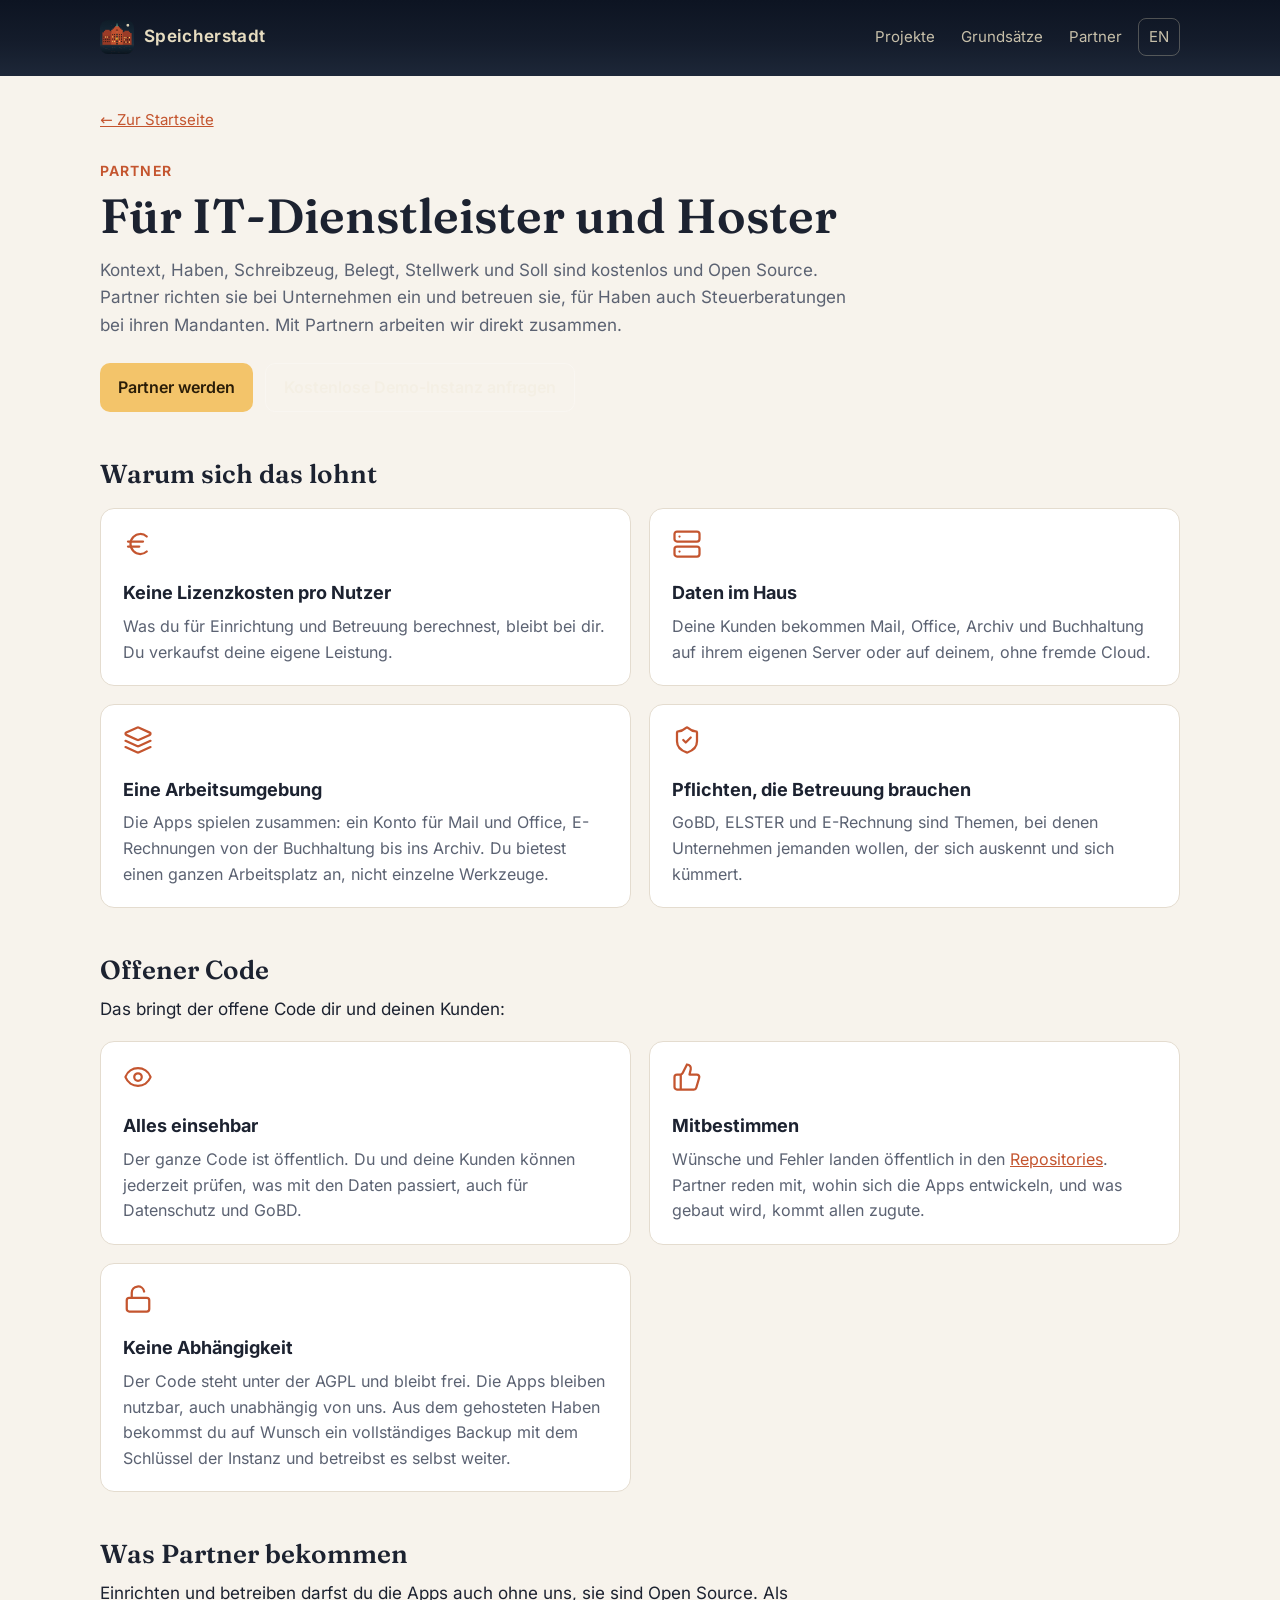
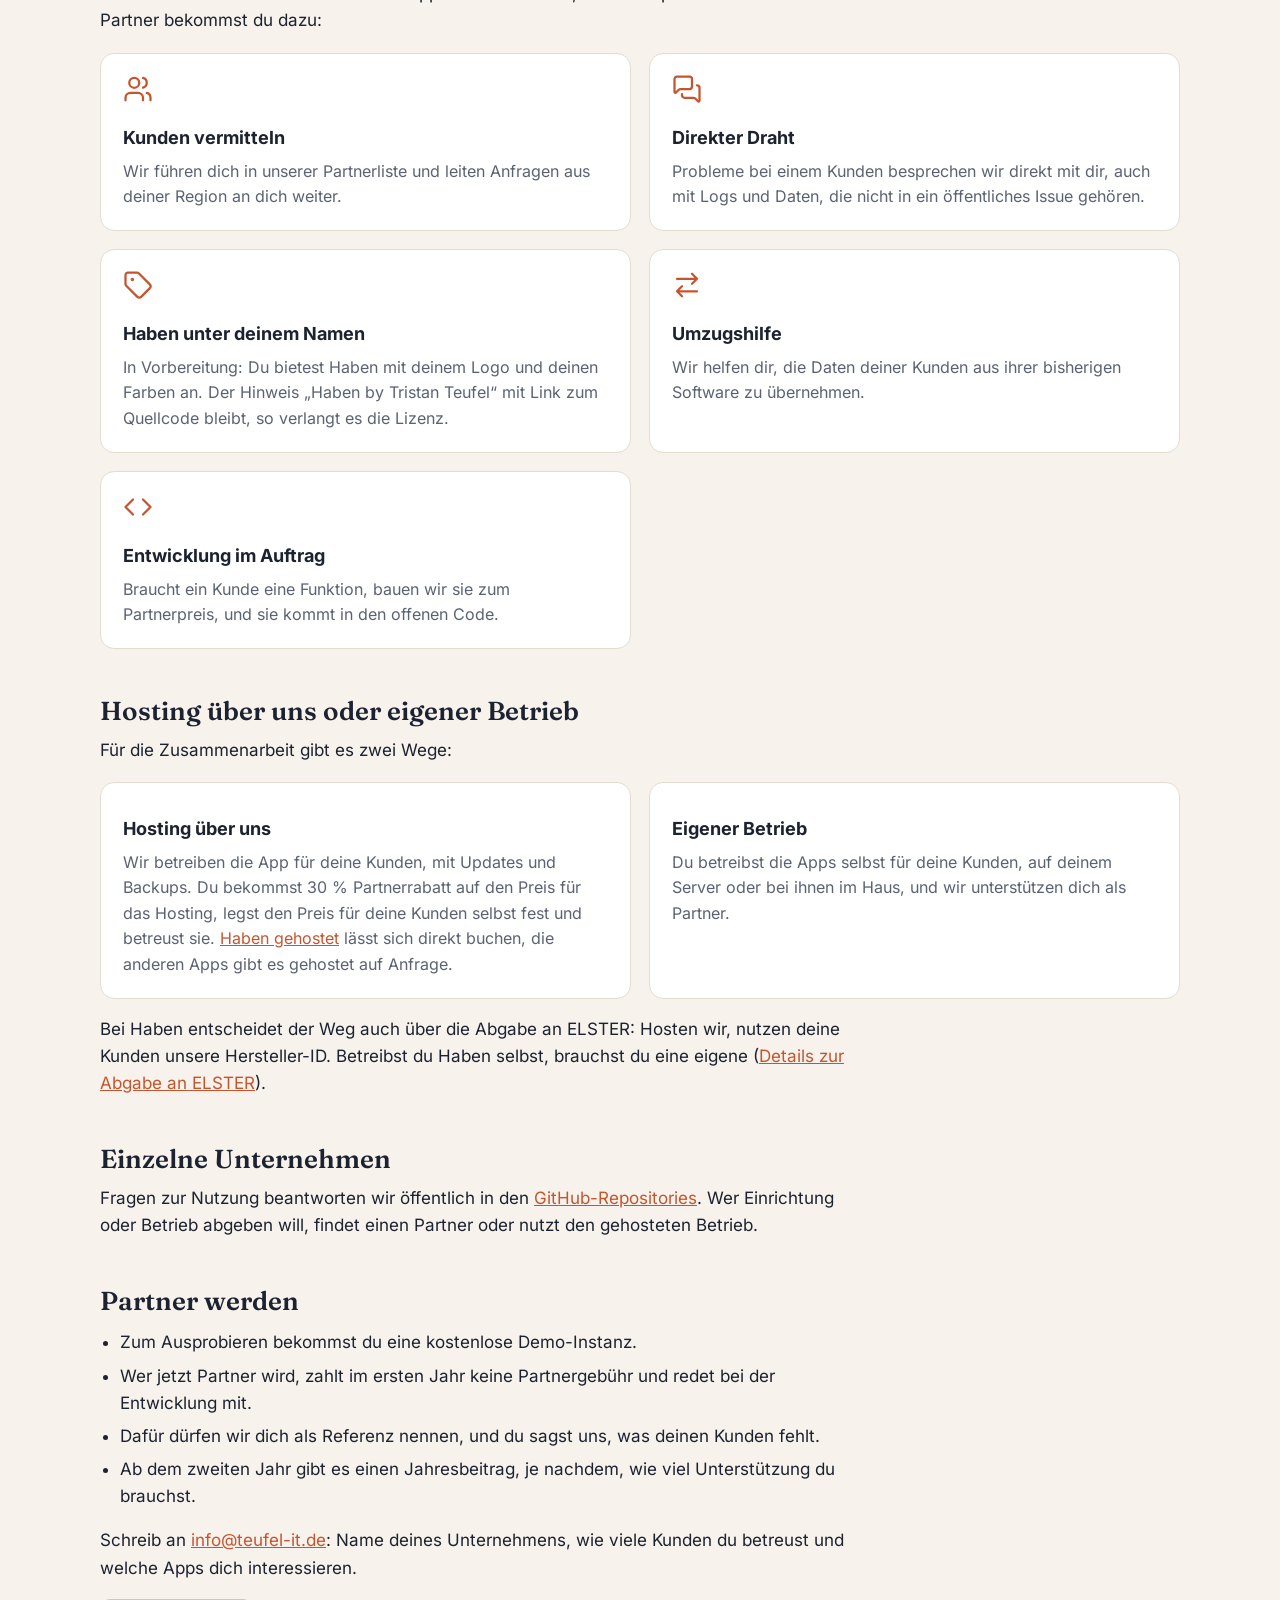
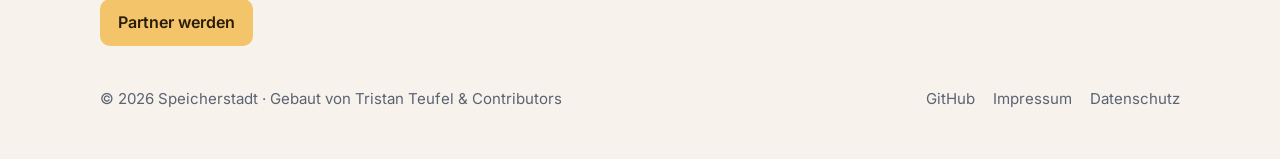
<file: partner/index.html>
<!doctype html>
<html lang="de">
<head>
<meta charset="utf-8">
<meta name="viewport" content="width=device-width, initial-scale=1">
<title>Partner – Speicherstadt</title>
<meta name="description" content="Für IT-Dienstleister und Hoster, die Kontext, Haben, Schreibzeug, Belegt, Stellwerk oder Soll bei ihren Kunden einrichten: Kunden aus deiner Region, direkter Draht zu den Entwicklern und Umzugshilfe.">
<link rel="canonical" href="https://speicherstadt.org/partner/">
<link rel="alternate" hreflang="de" href="https://speicherstadt.org/partner/">
<link rel="alternate" hreflang="en" href="https://speicherstadt.org/en/partner/">
<link rel="alternate" hreflang="x-default" href="https://speicherstadt.org/partner/">
<meta name="theme-color" content="#141c2b">
<meta property="og:type" content="website">
<meta property="og:title" content="Partner – Speicherstadt">
<meta property="og:description" content="Für IT-Dienstleister und Hoster, die Kontext, Haben, Schreibzeug, Belegt, Stellwerk oder Soll bei ihren Kunden einrichten: Kunden aus deiner Region, direkter Draht zu den Entwicklern und Umzugshilfe.">
<meta property="og:url" content="https://speicherstadt.org/partner/">
<meta property="og:image" content="https://speicherstadt.org/assets/img/speicherstadt.png">
<link rel="icon" href="../assets/img/favicon-32.png" sizes="32x32">
<link rel="apple-touch-icon" href="../assets/img/apple-touch-icon.png">
<link rel="preload" href="../assets/fonts/inter-latin-wght-normal.woff2" as="font" type="font/woff2" crossorigin>
<link rel="preload" href="../assets/fonts/fraunces-latin-wght-normal.woff2" as="font" type="font/woff2" crossorigin>
<link rel="stylesheet" href="../assets/style.css">
</head>
<body>
<header class="hero hero-slim">
  <div class="top">
    <a class="brand" href="/"><img src="../assets/img/speicherstadt.png" alt="" width="34" height="34">Speicherstadt</a>
    <nav>
      <a class="hide-sm" href="/#projekte">Projekte</a>
      <a class="hide-sm" href="/#grundsaetze">Grundsätze</a>
      <a class="hide-sm" href="/partner/" aria-current="page">Partner</a>
      <a class="lang" href="/en/partner/" hreflang="en" lang="en" title="English">EN</a>
    </nav>
  </div>
</header>
<main class="wrap partner">
  <p class="back"><a href="/">← Zur Startseite</a></p>
  <p class="kicker">Partner</p>
  <h1 class="serif">Für IT-Dienstleister und Hoster</h1>
  <p class="intro">Kontext, Haben, Schreibzeug, Belegt, Stellwerk und Soll sind kostenlos und Open Source. Partner richten sie bei Unternehmen ein und betreuen sie, für Haben auch Steuerberatungen bei ihren Mandanten. Mit Partnern arbeiten wir direkt zusammen.</p>
  <p class="cta"><a class="btn btn-primary" href="mailto:info@teufel-it.de?subject=Partner%20werden">Partner werden</a><a class="btn btn-ghost" href="mailto:info@teufel-it.de?subject=Demo-Instanz">Kostenlose Demo-Instanz anfragen</a></p>
  <h2 class="serif">Warum sich das lohnt</h2>
  <div class="split pairs"><div class="tile"><svg class="ico" viewBox="0 0 24 24" fill="none" stroke="currentColor" stroke-width="1.8" stroke-linecap="round" stroke-linejoin="round" aria-hidden="true"><path d="M4 10h12"/><path d="M4 14h9"/><path d="M19 6a7.7 7.7 0 0 0-5.2-2A7.9 7.9 0 0 0 6 12c0 4.4 3.5 8 7.8 8 2 0 3.8-.8 5.2-2"/></svg><h3>Keine Lizenzkosten pro Nutzer</h3><p>Was du für Einrichtung und Betreuung berechnest, bleibt bei dir. Du verkaufst deine eigene Leistung.</p></div>
<div class="tile"><svg class="ico" viewBox="0 0 24 24" fill="none" stroke="currentColor" stroke-width="1.8" stroke-linecap="round" stroke-linejoin="round" aria-hidden="true"><rect width="20" height="8" x="2" y="2" rx="2" ry="2"/><rect width="20" height="8" x="2" y="14" rx="2" ry="2"/><path d="M6 6h.01M6 18h.01"/></svg><h3>Daten im Haus</h3><p>Deine Kunden bekommen Mail, Office, Archiv und Buchhaltung auf ihrem eigenen Server oder auf deinem, ohne fremde Cloud.</p></div>
<div class="tile"><svg class="ico" viewBox="0 0 24 24" fill="none" stroke="currentColor" stroke-width="1.8" stroke-linecap="round" stroke-linejoin="round" aria-hidden="true"><path d="M12.83 2.18a2 2 0 0 0-1.66 0L2.6 6.08a1 1 0 0 0 0 1.83l8.58 3.91a2 2 0 0 0 1.66 0l8.58-3.9a1 1 0 0 0 0-1.83z"/><path d="m22 17.65-9.17 4.16a2 2 0 0 1-1.66 0L2 17.65"/><path d="m22 12.65-9.17 4.16a2 2 0 0 1-1.66 0L2 12.65"/></svg><h3>Eine Arbeitsumgebung</h3><p>Die Apps spielen zusammen: ein Konto für Mail und Office, E-Rechnungen von der Buchhaltung bis ins Archiv. Du bietest einen ganzen Arbeitsplatz an, nicht einzelne Werkzeuge.</p></div>
<div class="tile"><svg class="ico" viewBox="0 0 24 24" fill="none" stroke="currentColor" stroke-width="1.8" stroke-linecap="round" stroke-linejoin="round" aria-hidden="true"><path d="M20 13c0 5-3.5 7.5-7.66 8.95a1 1 0 0 1-.67-.01C7.5 20.5 4 18 4 13V6a1 1 0 0 1 1-1c2 0 4.5-1.2 6.24-2.72a1.17 1.17 0 0 1 1.52 0C14.51 3.81 17 5 19 5a1 1 0 0 1 1 1z"/><path d="m9 12 2 2 4-4"/></svg><h3>Pflichten, die Betreuung brauchen</h3><p>GoBD, ELSTER und E-Rechnung sind Themen, bei denen Unternehmen jemanden wollen, der sich auskennt und sich kümmert.</p></div></div>
  <h2 class="serif">Offener Code</h2>
  <p>Das bringt der offene Code dir und deinen Kunden:</p>
  <div class="split pairs"><div class="tile"><svg class="ico" viewBox="0 0 24 24" fill="none" stroke="currentColor" stroke-width="1.8" stroke-linecap="round" stroke-linejoin="round" aria-hidden="true"><path d="M2.06 12.35a1 1 0 0 1 0-.7 10.75 10.75 0 0 1 19.88 0 1 1 0 0 1 0 .7 10.75 10.75 0 0 1-19.88 0"/><circle cx="12" cy="12" r="3"/></svg><h3>Alles einsehbar</h3><p>Der ganze Code ist öffentlich. Du und deine Kunden können jederzeit prüfen, was mit den Daten passiert, auch für Datenschutz und GoBD.</p></div>
<div class="tile"><svg class="ico" viewBox="0 0 24 24" fill="none" stroke="currentColor" stroke-width="1.8" stroke-linecap="round" stroke-linejoin="round" aria-hidden="true"><path d="M7 10v12M15 5.88 14 10h5.83a2 2 0 0 1 1.92 2.56l-2.33 8A2 2 0 0 1 17.5 22H4a2 2 0 0 1-2-2v-8a2 2 0 0 1 2-2h2.76a2 2 0 0 0 1.79-1.11L12 2a3.13 3.13 0 0 1 3 3.88Z"/></svg><h3>Mitbestimmen</h3><p>Wünsche und Fehler landen öffentlich in den <a href="https://github.com/Speicherstadt" target="_blank" rel="noopener">Repositories</a>. Partner reden mit, wohin sich die Apps entwickeln, und was gebaut wird, kommt allen zugute.</p></div>
<div class="tile"><svg class="ico" viewBox="0 0 24 24" fill="none" stroke="currentColor" stroke-width="1.8" stroke-linecap="round" stroke-linejoin="round" aria-hidden="true"><rect width="18" height="11" x="3" y="11" rx="2" ry="2"/><path d="M7 11V7a5 5 0 0 1 9.9-1"/></svg><h3>Keine Abhängigkeit</h3><p>Der Code steht unter der AGPL und bleibt frei. Die Apps bleiben nutzbar, auch unabhängig von uns. Aus dem gehosteten Haben bekommst du auf Wunsch ein vollständiges Backup mit dem Schlüssel der Instanz und betreibst es selbst weiter.</p></div></div>
  <h2 class="serif">Was Partner bekommen</h2>
  <p>Einrichten und betreiben darfst du die Apps auch ohne uns, sie sind Open Source. Als Partner bekommst du dazu:</p>
  <div class="split pairs"><div class="tile"><svg class="ico" viewBox="0 0 24 24" fill="none" stroke="currentColor" stroke-width="1.8" stroke-linecap="round" stroke-linejoin="round" aria-hidden="true"><path d="M16 21v-2a4 4 0 0 0-4-4H6a4 4 0 0 0-4 4v2"/><circle cx="9" cy="7" r="4"/><path d="M22 21v-2a4 4 0 0 0-3-3.87M16 3.13a4 4 0 0 1 0 7.75"/></svg><h3>Kunden vermitteln</h3><p>Wir führen dich in unserer Partnerliste und leiten Anfragen aus deiner Region an dich weiter.</p></div>
<div class="tile"><svg class="ico" viewBox="0 0 24 24" fill="none" stroke="currentColor" stroke-width="1.8" stroke-linecap="round" stroke-linejoin="round" aria-hidden="true"><path d="M16 10a2 2 0 0 1-2 2H6.828a2 2 0 0 0-1.414.586l-2.202 2.202A.71.71 0 0 1 2 14.286V4a2 2 0 0 1 2-2h10a2 2 0 0 1 2 2zM20 9a2 2 0 0 1 2 2v10.286a.71.71 0 0 1-1.212.502l-2.202-2.202A2 2 0 0 0 17.172 19H10a2 2 0 0 1-2-2v-1"/></svg><h3>Direkter Draht</h3><p>Probleme bei einem Kunden besprechen wir direkt mit dir, auch mit Logs und Daten, die nicht in ein öffentliches Issue gehören.</p></div>
<div class="tile"><svg class="ico" viewBox="0 0 24 24" fill="none" stroke="currentColor" stroke-width="1.8" stroke-linecap="round" stroke-linejoin="round" aria-hidden="true"><path d="M12.586 2.586A2 2 0 0 0 11.172 2H4a2 2 0 0 0-2 2v7.172a2 2 0 0 0 .586 1.414l8.704 8.704a2.426 2.426 0 0 0 3.42 0l6.58-6.58a2.426 2.426 0 0 0 0-3.42z"/><circle cx="7.5" cy="7.5" r=".5" fill="currentColor"/></svg><h3>Haben unter deinem Namen</h3><p>In Vorbereitung: Du bietest Haben mit deinem Logo und deinen Farben an. Der Hinweis „Haben by Tristan Teufel“ mit Link zum Quellcode bleibt, so verlangt es die Lizenz.</p></div>
<div class="tile"><svg class="ico" viewBox="0 0 24 24" fill="none" stroke="currentColor" stroke-width="1.8" stroke-linecap="round" stroke-linejoin="round" aria-hidden="true"><path d="m16 3 4 4-4 4M20 7H4M8 21l-4-4 4-4M4 17h16"/></svg><h3>Umzugshilfe</h3><p>Wir helfen dir, die Daten deiner Kunden aus ihrer bisherigen Software zu übernehmen.</p></div>
<div class="tile"><svg class="ico" viewBox="0 0 24 24" fill="none" stroke="currentColor" stroke-width="1.8" stroke-linecap="round" stroke-linejoin="round" aria-hidden="true"><path d="m16 18 6-6-6-6M8 6l-6 6 6 6"/></svg><h3>Entwicklung im Auftrag</h3><p>Braucht ein Kunde eine Funktion, bauen wir sie zum Partnerpreis, und sie kommt in den offenen Code.</p></div></div>
  <h2 class="serif">Hosting über uns oder eigener Betrieb</h2>
  <p>Für die Zusammenarbeit gibt es zwei Wege:</p>
  <div class="split pairs"><div class="tile"><h3>Hosting über uns</h3><p>Wir betreiben die App für deine Kunden, mit Updates und Backups. Du bekommst 30 % Partnerrabatt auf den Preis für das Hosting, legst den Preis für deine Kunden selbst fest und betreust sie. <a href="https://haben.app/gehostet.html" target="_blank" rel="noopener">Haben gehostet</a> lässt sich direkt buchen, die anderen Apps gibt es gehostet auf Anfrage.</p></div>
<div class="tile"><h3>Eigener Betrieb</h3><p>Du betreibst die Apps selbst für deine Kunden, auf deinem Server oder bei ihnen im Haus, und wir unterstützen dich als Partner.</p></div></div>
  <p>Bei Haben entscheidet der Weg auch über die Abgabe an ELSTER: Hosten wir, nutzen deine Kunden unsere Hersteller-ID. Betreibst du Haben selbst, brauchst du eine eigene (<a href="https://haben.app/elster-abgabe.html" target="_blank" rel="noopener">Details zur Abgabe an ELSTER</a>).</p>
  <h2 class="serif">Einzelne Unternehmen</h2>
  <p>Fragen zur Nutzung beantworten wir öffentlich in den <a href="https://github.com/Speicherstadt" target="_blank" rel="noopener">GitHub-Repositories</a>. Wer Einrichtung oder Betrieb abgeben will, findet einen Partner oder nutzt den gehosteten Betrieb.</p>
  <h2 class="serif">Partner werden</h2>
  <ul class="steps"><li>Zum Ausprobieren bekommst du eine kostenlose Demo-Instanz.</li><li>Wer jetzt Partner wird, zahlt im ersten Jahr keine Partnergebühr und redet bei der Entwicklung mit.</li><li>Dafür dürfen wir dich als Referenz nennen, und du sagst uns, was deinen Kunden fehlt.</li><li>Ab dem zweiten Jahr gibt es einen Jahresbeitrag, je nachdem, wie viel Unterstützung du brauchst.</li></ul>
  <p>Schreib an <a href="mailto:info@teufel-it.de">info@teufel-it.de</a>: Name deines Unternehmens, wie viele Kunden du betreust und welche Apps dich interessieren.</p>
<p><a class="btn btn-primary" href="mailto:info@teufel-it.de?subject=Partner%20werden">Partner werden</a></p>
</main>
<footer>
  <div class="wrap">
    <span>© 2026 Speicherstadt · Gebaut von Tristan Teufel &amp; Contributors</span>
    <nav><a href="https://github.com/Speicherstadt" target="_blank" rel="noopener">GitHub</a><a href="https://teufel-it.de/de/impressum/" target="_blank" rel="noopener">Impressum</a><a href="/datenschutz/">Datenschutz</a></nav>
  </div>
</footer>
</body>
</html>
</file>
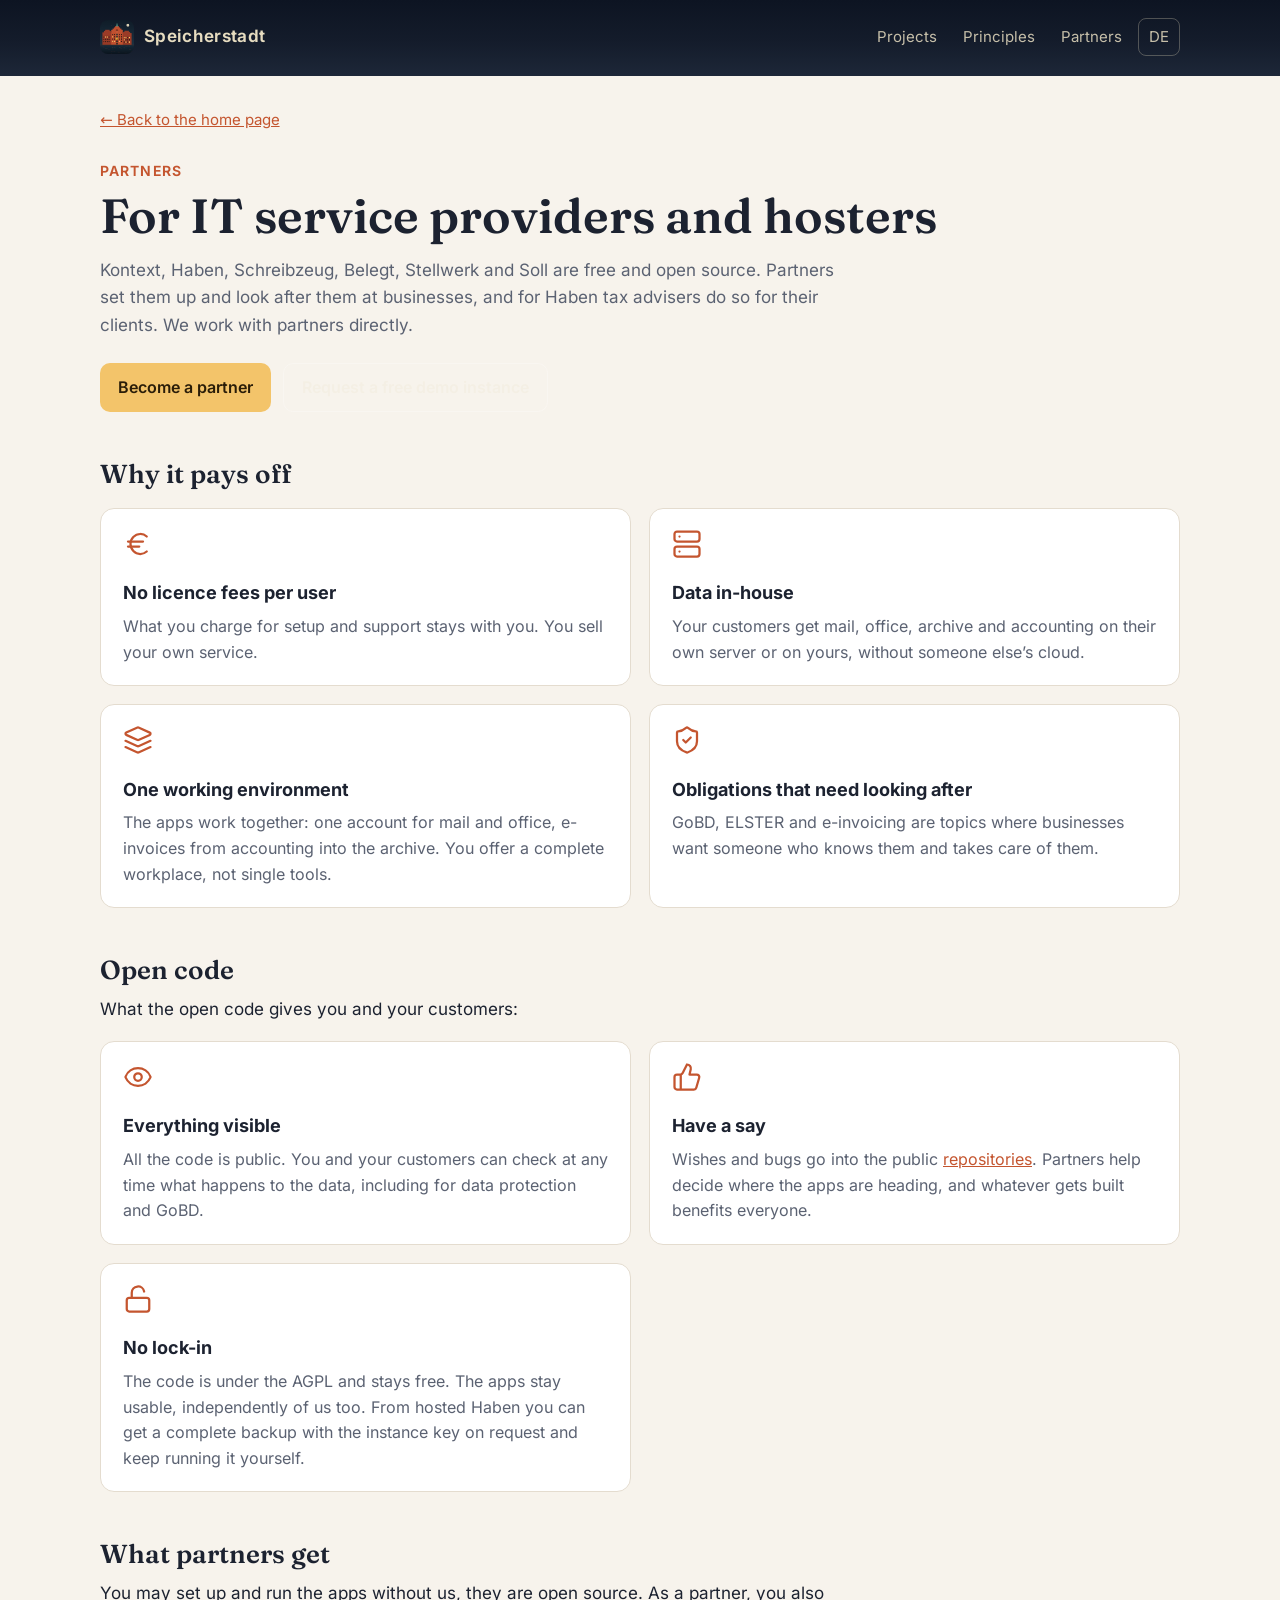
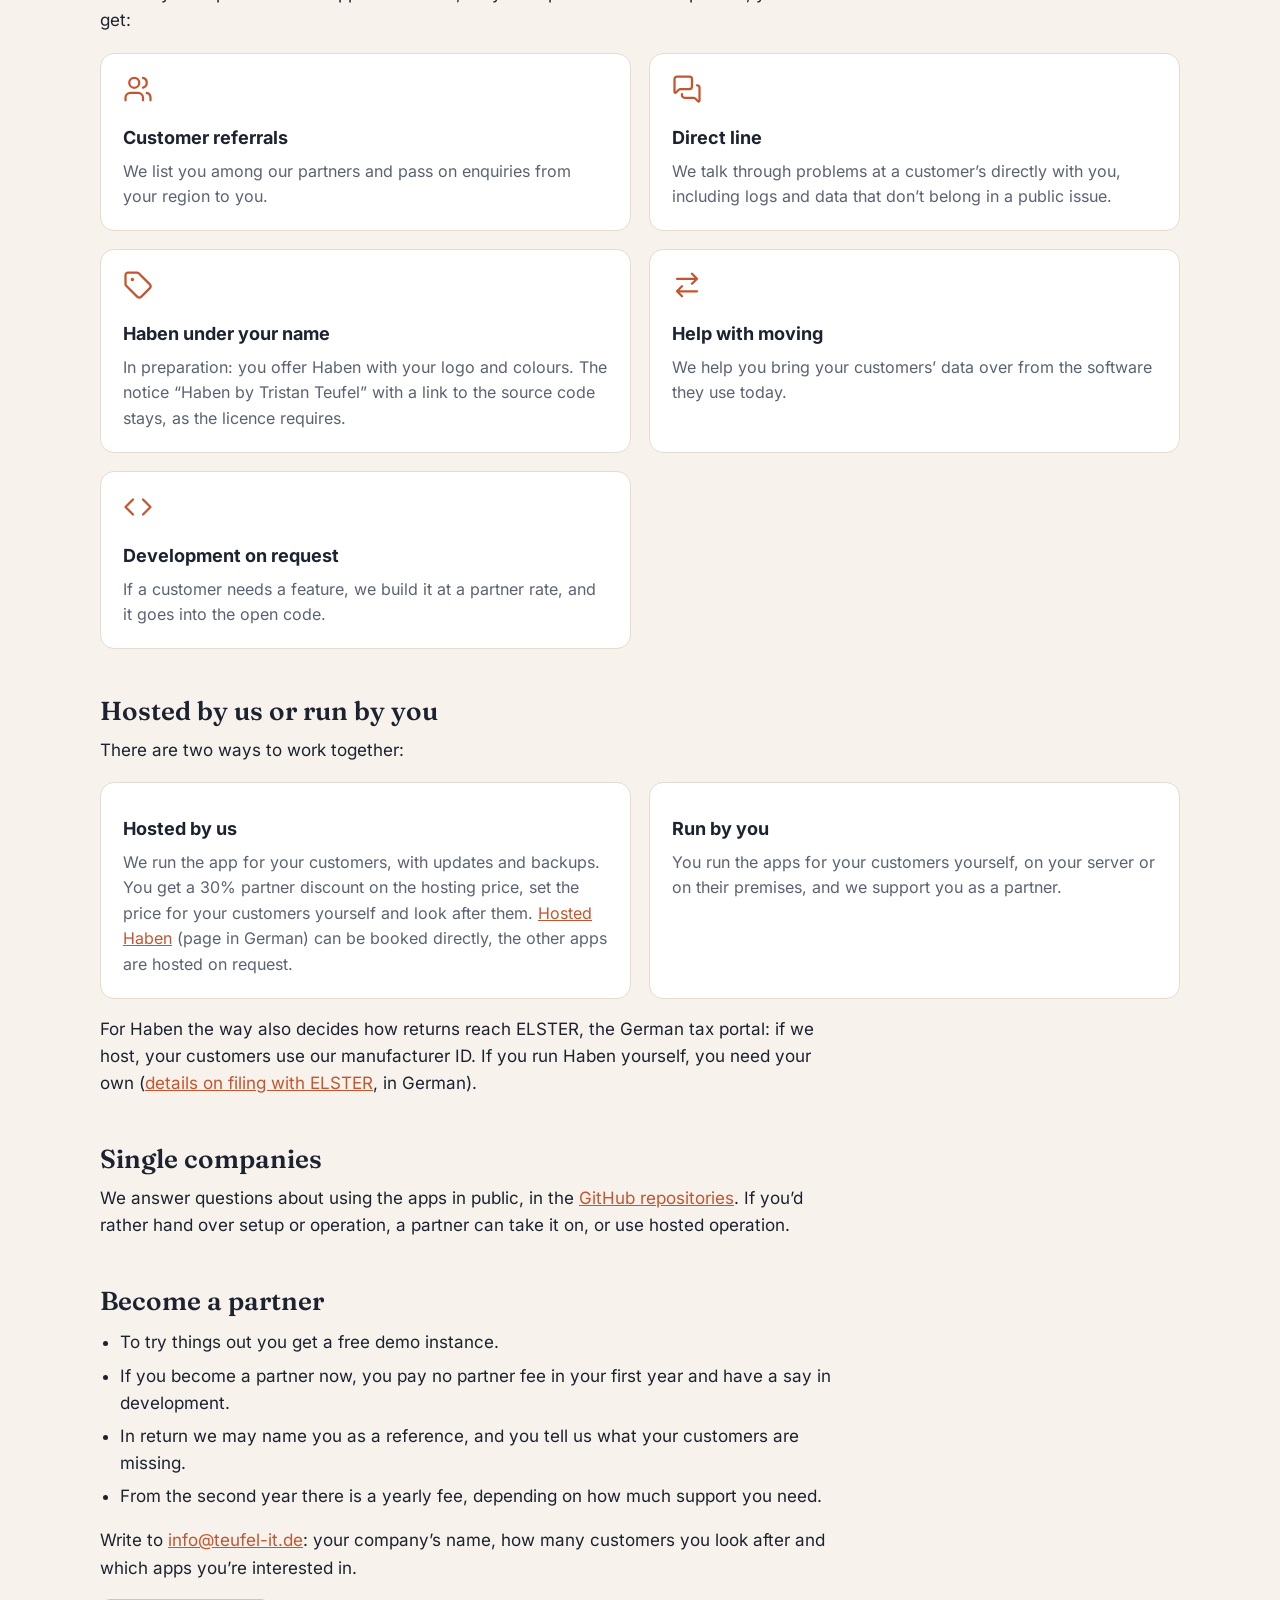
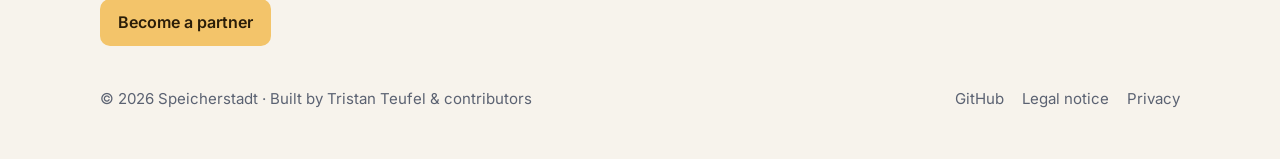
<file: en/partner/index.html>
<!doctype html>
<html lang="en">
<head>
<meta charset="utf-8">
<meta name="viewport" content="width=device-width, initial-scale=1">
<title>Partners – Speicherstadt</title>
<meta name="description" content="For IT service providers and hosters who set up Kontext, Haben, Schreibzeug, Belegt, Stellwerk or Soll for their customers: customers from your region, a direct line to the developers and help with moving.">
<link rel="canonical" href="https://speicherstadt.org/en/partner/">
<link rel="alternate" hreflang="de" href="https://speicherstadt.org/partner/">
<link rel="alternate" hreflang="en" href="https://speicherstadt.org/en/partner/">
<link rel="alternate" hreflang="x-default" href="https://speicherstadt.org/partner/">
<meta name="theme-color" content="#141c2b">
<meta property="og:type" content="website">
<meta property="og:title" content="Partners – Speicherstadt">
<meta property="og:description" content="For IT service providers and hosters who set up Kontext, Haben, Schreibzeug, Belegt, Stellwerk or Soll for their customers: customers from your region, a direct line to the developers and help with moving.">
<meta property="og:url" content="https://speicherstadt.org/en/partner/">
<meta property="og:image" content="https://speicherstadt.org/assets/img/speicherstadt.png">
<link rel="icon" href="../../assets/img/favicon-32.png" sizes="32x32">
<link rel="apple-touch-icon" href="../../assets/img/apple-touch-icon.png">
<link rel="preload" href="../../assets/fonts/inter-latin-wght-normal.woff2" as="font" type="font/woff2" crossorigin>
<link rel="preload" href="../../assets/fonts/fraunces-latin-wght-normal.woff2" as="font" type="font/woff2" crossorigin>
<link rel="stylesheet" href="../../assets/style.css">
</head>
<body>
<header class="hero hero-slim">
  <div class="top">
    <a class="brand" href="/en/"><img src="../../assets/img/speicherstadt.png" alt="" width="34" height="34">Speicherstadt</a>
    <nav>
      <a class="hide-sm" href="/en/#projekte">Projects</a>
      <a class="hide-sm" href="/en/#grundsaetze">Principles</a>
      <a class="hide-sm" href="/en/partner/" aria-current="page">Partners</a>
      <a class="lang" href="/partner/" hreflang="de" lang="de" title="Deutsch">DE</a>
    </nav>
  </div>
</header>
<main class="wrap partner">
  <p class="back"><a href="/en/">← Back to the home page</a></p>
  <p class="kicker">Partners</p>
  <h1 class="serif">For IT service providers and hosters</h1>
  <p class="intro">Kontext, Haben, Schreibzeug, Belegt, Stellwerk and Soll are free and open source. Partners set them up and look after them at businesses, and for Haben tax advisers do so for their clients. We work with partners directly.</p>
  <p class="cta"><a class="btn btn-primary" href="mailto:info@teufel-it.de?subject=Become%20a%20partner">Become a partner</a><a class="btn btn-ghost" href="mailto:info@teufel-it.de?subject=Demo%20instance">Request a free demo instance</a></p>
  <h2 class="serif">Why it pays off</h2>
  <div class="split pairs"><div class="tile"><svg class="ico" viewBox="0 0 24 24" fill="none" stroke="currentColor" stroke-width="1.8" stroke-linecap="round" stroke-linejoin="round" aria-hidden="true"><path d="M4 10h12"/><path d="M4 14h9"/><path d="M19 6a7.7 7.7 0 0 0-5.2-2A7.9 7.9 0 0 0 6 12c0 4.4 3.5 8 7.8 8 2 0 3.8-.8 5.2-2"/></svg><h3>No licence fees per user</h3><p>What you charge for setup and support stays with you. You sell your own service.</p></div>
<div class="tile"><svg class="ico" viewBox="0 0 24 24" fill="none" stroke="currentColor" stroke-width="1.8" stroke-linecap="round" stroke-linejoin="round" aria-hidden="true"><rect width="20" height="8" x="2" y="2" rx="2" ry="2"/><rect width="20" height="8" x="2" y="14" rx="2" ry="2"/><path d="M6 6h.01M6 18h.01"/></svg><h3>Data in-house</h3><p>Your customers get mail, office, archive and accounting on their own server or on yours, without someone else’s cloud.</p></div>
<div class="tile"><svg class="ico" viewBox="0 0 24 24" fill="none" stroke="currentColor" stroke-width="1.8" stroke-linecap="round" stroke-linejoin="round" aria-hidden="true"><path d="M12.83 2.18a2 2 0 0 0-1.66 0L2.6 6.08a1 1 0 0 0 0 1.83l8.58 3.91a2 2 0 0 0 1.66 0l8.58-3.9a1 1 0 0 0 0-1.83z"/><path d="m22 17.65-9.17 4.16a2 2 0 0 1-1.66 0L2 17.65"/><path d="m22 12.65-9.17 4.16a2 2 0 0 1-1.66 0L2 12.65"/></svg><h3>One working environment</h3><p>The apps work together: one account for mail and office, e-invoices from accounting into the archive. You offer a complete workplace, not single tools.</p></div>
<div class="tile"><svg class="ico" viewBox="0 0 24 24" fill="none" stroke="currentColor" stroke-width="1.8" stroke-linecap="round" stroke-linejoin="round" aria-hidden="true"><path d="M20 13c0 5-3.5 7.5-7.66 8.95a1 1 0 0 1-.67-.01C7.5 20.5 4 18 4 13V6a1 1 0 0 1 1-1c2 0 4.5-1.2 6.24-2.72a1.17 1.17 0 0 1 1.52 0C14.51 3.81 17 5 19 5a1 1 0 0 1 1 1z"/><path d="m9 12 2 2 4-4"/></svg><h3>Obligations that need looking after</h3><p>GoBD, ELSTER and e-invoicing are topics where businesses want someone who knows them and takes care of them.</p></div></div>
  <h2 class="serif">Open code</h2>
  <p>What the open code gives you and your customers:</p>
  <div class="split pairs"><div class="tile"><svg class="ico" viewBox="0 0 24 24" fill="none" stroke="currentColor" stroke-width="1.8" stroke-linecap="round" stroke-linejoin="round" aria-hidden="true"><path d="M2.06 12.35a1 1 0 0 1 0-.7 10.75 10.75 0 0 1 19.88 0 1 1 0 0 1 0 .7 10.75 10.75 0 0 1-19.88 0"/><circle cx="12" cy="12" r="3"/></svg><h3>Everything visible</h3><p>All the code is public. You and your customers can check at any time what happens to the data, including for data protection and GoBD.</p></div>
<div class="tile"><svg class="ico" viewBox="0 0 24 24" fill="none" stroke="currentColor" stroke-width="1.8" stroke-linecap="round" stroke-linejoin="round" aria-hidden="true"><path d="M7 10v12M15 5.88 14 10h5.83a2 2 0 0 1 1.92 2.56l-2.33 8A2 2 0 0 1 17.5 22H4a2 2 0 0 1-2-2v-8a2 2 0 0 1 2-2h2.76a2 2 0 0 0 1.79-1.11L12 2a3.13 3.13 0 0 1 3 3.88Z"/></svg><h3>Have a say</h3><p>Wishes and bugs go into the public <a href="https://github.com/Speicherstadt" target="_blank" rel="noopener">repositories</a>. Partners help decide where the apps are heading, and whatever gets built benefits everyone.</p></div>
<div class="tile"><svg class="ico" viewBox="0 0 24 24" fill="none" stroke="currentColor" stroke-width="1.8" stroke-linecap="round" stroke-linejoin="round" aria-hidden="true"><rect width="18" height="11" x="3" y="11" rx="2" ry="2"/><path d="M7 11V7a5 5 0 0 1 9.9-1"/></svg><h3>No lock-in</h3><p>The code is under the AGPL and stays free. The apps stay usable, independently of us too. From hosted Haben you can get a complete backup with the instance key on request and keep running it yourself.</p></div></div>
  <h2 class="serif">What partners get</h2>
  <p>You may set up and run the apps without us, they are open source. As a partner, you also get:</p>
  <div class="split pairs"><div class="tile"><svg class="ico" viewBox="0 0 24 24" fill="none" stroke="currentColor" stroke-width="1.8" stroke-linecap="round" stroke-linejoin="round" aria-hidden="true"><path d="M16 21v-2a4 4 0 0 0-4-4H6a4 4 0 0 0-4 4v2"/><circle cx="9" cy="7" r="4"/><path d="M22 21v-2a4 4 0 0 0-3-3.87M16 3.13a4 4 0 0 1 0 7.75"/></svg><h3>Customer referrals</h3><p>We list you among our partners and pass on enquiries from your region to you.</p></div>
<div class="tile"><svg class="ico" viewBox="0 0 24 24" fill="none" stroke="currentColor" stroke-width="1.8" stroke-linecap="round" stroke-linejoin="round" aria-hidden="true"><path d="M16 10a2 2 0 0 1-2 2H6.828a2 2 0 0 0-1.414.586l-2.202 2.202A.71.71 0 0 1 2 14.286V4a2 2 0 0 1 2-2h10a2 2 0 0 1 2 2zM20 9a2 2 0 0 1 2 2v10.286a.71.71 0 0 1-1.212.502l-2.202-2.202A2 2 0 0 0 17.172 19H10a2 2 0 0 1-2-2v-1"/></svg><h3>Direct line</h3><p>We talk through problems at a customer’s directly with you, including logs and data that don’t belong in a public issue.</p></div>
<div class="tile"><svg class="ico" viewBox="0 0 24 24" fill="none" stroke="currentColor" stroke-width="1.8" stroke-linecap="round" stroke-linejoin="round" aria-hidden="true"><path d="M12.586 2.586A2 2 0 0 0 11.172 2H4a2 2 0 0 0-2 2v7.172a2 2 0 0 0 .586 1.414l8.704 8.704a2.426 2.426 0 0 0 3.42 0l6.58-6.58a2.426 2.426 0 0 0 0-3.42z"/><circle cx="7.5" cy="7.5" r=".5" fill="currentColor"/></svg><h3>Haben under your name</h3><p>In preparation: you offer Haben with your logo and colours. The notice “Haben by Tristan Teufel” with a link to the source code stays, as the licence requires.</p></div>
<div class="tile"><svg class="ico" viewBox="0 0 24 24" fill="none" stroke="currentColor" stroke-width="1.8" stroke-linecap="round" stroke-linejoin="round" aria-hidden="true"><path d="m16 3 4 4-4 4M20 7H4M8 21l-4-4 4-4M4 17h16"/></svg><h3>Help with moving</h3><p>We help you bring your customers’ data over from the software they use today.</p></div>
<div class="tile"><svg class="ico" viewBox="0 0 24 24" fill="none" stroke="currentColor" stroke-width="1.8" stroke-linecap="round" stroke-linejoin="round" aria-hidden="true"><path d="m16 18 6-6-6-6M8 6l-6 6 6 6"/></svg><h3>Development on request</h3><p>If a customer needs a feature, we build it at a partner rate, and it goes into the open code.</p></div></div>
  <h2 class="serif">Hosted by us or run by you</h2>
  <p>There are two ways to work together:</p>
  <div class="split pairs"><div class="tile"><h3>Hosted by us</h3><p>We run the app for your customers, with updates and backups. You get a 30% partner discount on the hosting price, set the price for your customers yourself and look after them. <a href="https://haben.app/gehostet.html" target="_blank" rel="noopener">Hosted Haben</a> (page in German) can be booked directly, the other apps are hosted on request.</p></div>
<div class="tile"><h3>Run by you</h3><p>You run the apps for your customers yourself, on your server or on their premises, and we support you as a partner.</p></div></div>
  <p>For Haben the way also decides how returns reach ELSTER, the German tax portal: if we host, your customers use our manufacturer ID. If you run Haben yourself, you need your own (<a href="https://haben.app/elster-abgabe.html" target="_blank" rel="noopener">details on filing with ELSTER</a>, in German).</p>
  <h2 class="serif">Single companies</h2>
  <p>We answer questions about using the apps in public, in the <a href="https://github.com/Speicherstadt" target="_blank" rel="noopener">GitHub repositories</a>. If you’d rather hand over setup or operation, a partner can take it on, or use hosted operation.</p>
  <h2 class="serif">Become a partner</h2>
  <ul class="steps"><li>To try things out you get a free demo instance.</li><li>If you become a partner now, you pay no partner fee in your first year and have a say in development.</li><li>In return we may name you as a reference, and you tell us what your customers are missing.</li><li>From the second year there is a yearly fee, depending on how much support you need.</li></ul>
  <p>Write to <a href="mailto:info@teufel-it.de">info@teufel-it.de</a>: your company’s name, how many customers you look after and which apps you’re interested in.</p>
<p><a class="btn btn-primary" href="mailto:info@teufel-it.de?subject=Become%20a%20partner">Become a partner</a></p>
</main>
<footer>
  <div class="wrap">
    <span>© 2026 Speicherstadt · Built by Tristan Teufel &amp; contributors</span>
    <nav><a href="https://github.com/Speicherstadt" target="_blank" rel="noopener">GitHub</a><a href="https://teufel-it.de/de/impressum/" target="_blank" rel="noopener">Legal notice</a><a href="/en/privacy/">Privacy</a></nav>
  </div>
</footer>
</body>
</html>
</file>
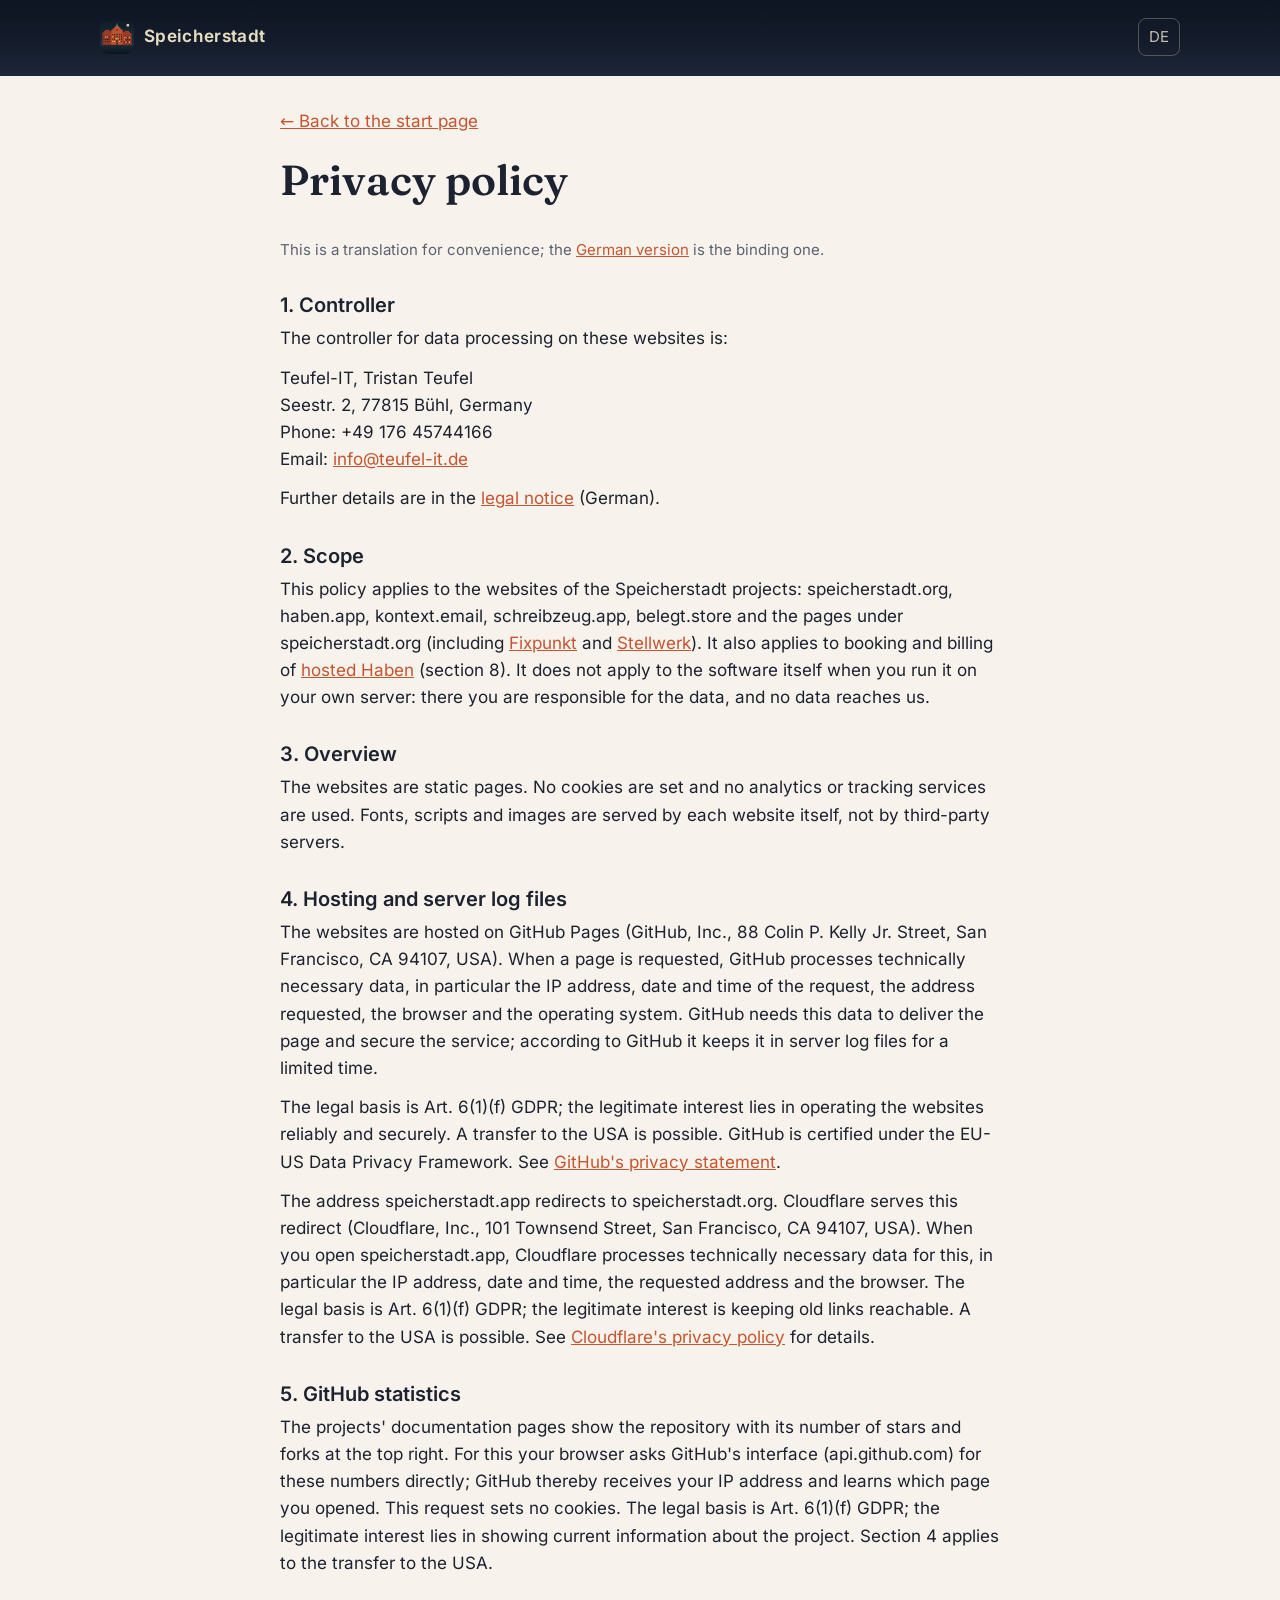
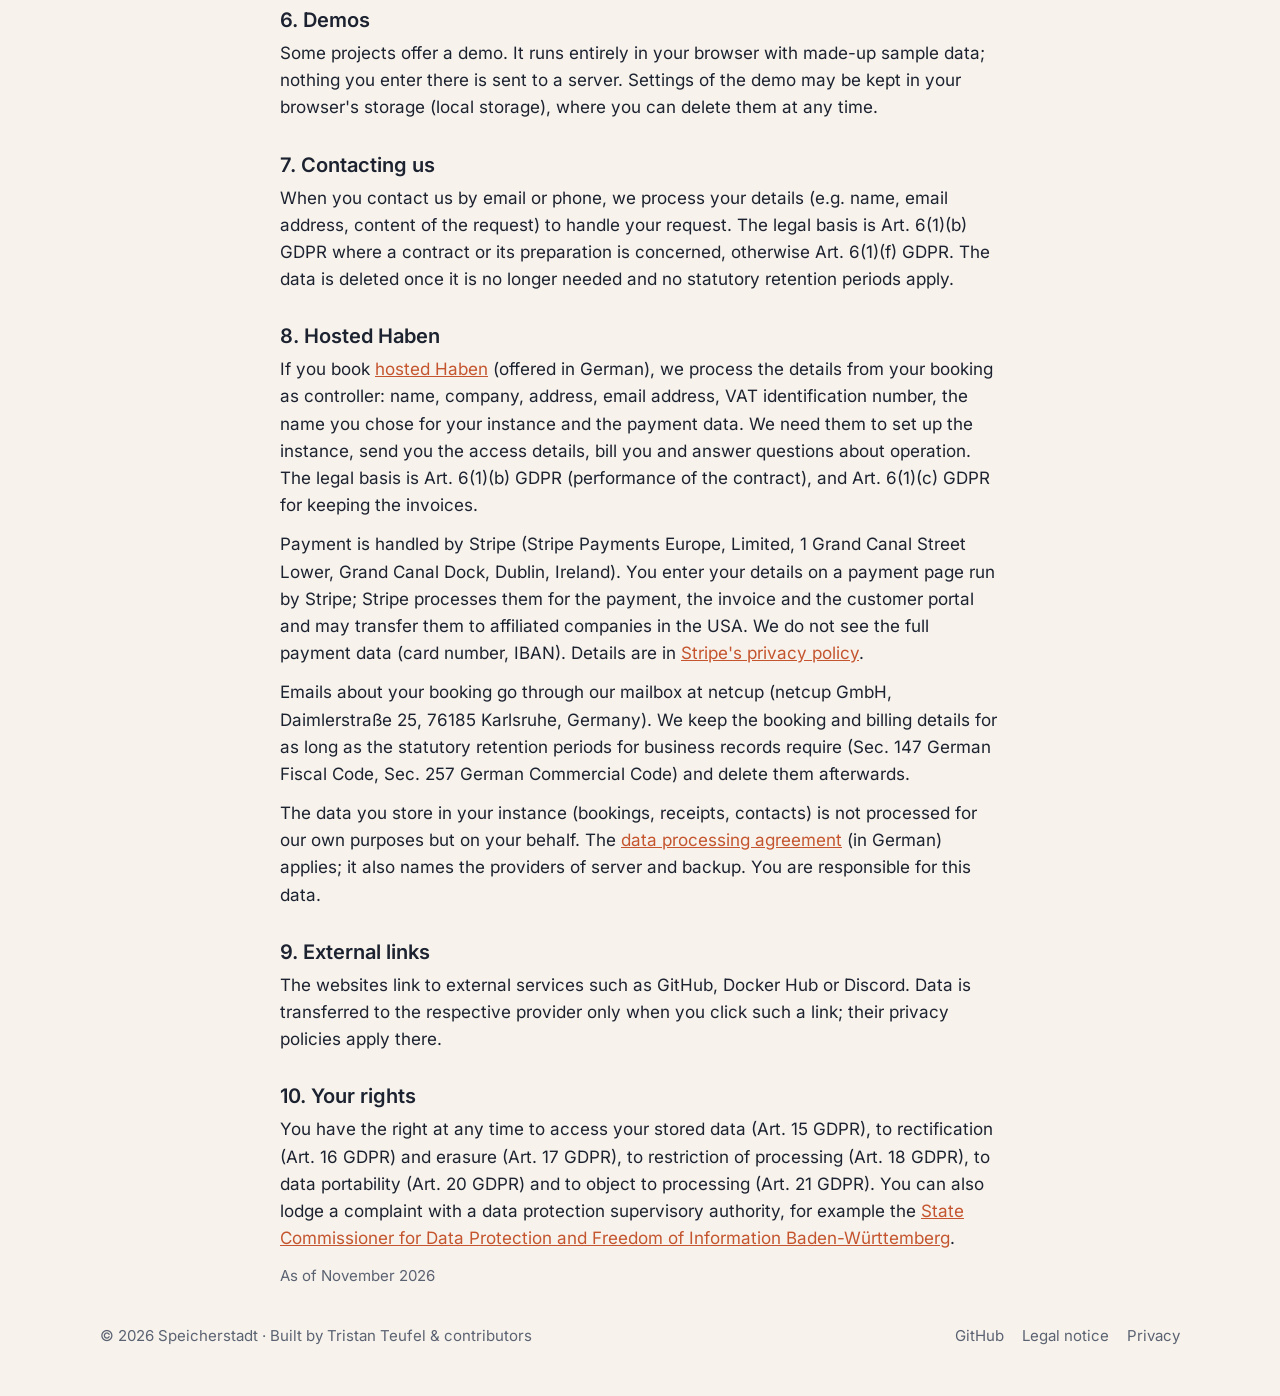
<file: en/privacy/index.html>
<!doctype html>
<html lang="en">
<head>
<meta charset="utf-8">
<meta name="viewport" content="width=device-width, initial-scale=1">
<title>Privacy policy – Speicherstadt</title>
<meta name="robots" content="noindex">
<link rel="canonical" href="https://speicherstadt.org/en/privacy/">
<meta name="theme-color" content="#141c2b">
<link rel="icon" href="../../assets/img/favicon-32.png" sizes="32x32">
<link rel="stylesheet" href="../../assets/style.css">
</head>
<body>
<header class="hero hero-slim">
  <div class="top">
    <a class="brand" href="/en/"><img src="../../assets/img/speicherstadt.png" alt="" width="34" height="34">Speicherstadt</a>
    <nav><a class="lang" href="/datenschutz/" hreflang="de" lang="de">DE</a></nav>
  </div>
</header>
<main class="wrap legal">
  <p><a href="/en/">← Back to the start page</a></p>
  <h1 class="serif">Privacy policy</h1>
  
<p class="note">This is a translation for convenience; the <a href="/datenschutz/">German version</a> is the binding one.</p>
<h2>1. Controller</h2>
<p>The controller for data processing on these websites is:</p>
<address>Teufel-IT, Tristan Teufel<br>Seestr. 2, 77815 Bühl, Germany<br>Phone: +49 176 45744166<br>Email: <a href="mailto:info@teufel-it.de">info@teufel-it.de</a></address>
<p>Further details are in the <a href="https://teufel-it.de/de/impressum/" target="_blank" rel="noopener">legal notice</a> (German).</p>

<h2>2. Scope</h2>
<p>This policy applies to the websites of the Speicherstadt projects: speicherstadt.org, haben.app, kontext.email, schreibzeug.app, belegt.store and the pages under speicherstadt.org (including <a href="/fixpunkt/">Fixpunkt</a> and <a href="/stellwerk/" target="_blank" rel="noopener">Stellwerk</a>). It also applies to booking and billing of <a href="https://haben.app/gehostet.html" target="_blank" rel="noopener">hosted Haben</a> (section 8). It does not apply to the software itself when you run it on your own server: there you are responsible for the data, and no data reaches us.</p>

<h2>3. Overview</h2>
<p>The websites are static pages. No cookies are set and no analytics or tracking services are used. Fonts, scripts and images are served by each website itself, not by third-party servers.</p>

<h2>4. Hosting and server log files</h2>
<p>The websites are hosted on GitHub Pages (GitHub, Inc., 88 Colin P. Kelly Jr. Street, San Francisco, CA 94107, USA). When a page is requested, GitHub processes technically necessary data, in particular the IP address, date and time of the request, the address requested, the browser and the operating system. GitHub needs this data to deliver the page and secure the service; according to GitHub it keeps it in server log files for a limited time.</p>
<p>The legal basis is Art. 6(1)(f) GDPR; the legitimate interest lies in operating the websites reliably and securely. A transfer to the USA is possible. GitHub is certified under the EU-US Data Privacy Framework. See <a href="https://docs.github.com/en/site-policy/privacy-policies/github-general-privacy-statement" target="_blank" rel="noopener">GitHub's privacy statement</a>.</p>
<p>The address speicherstadt.app redirects to speicherstadt.org. Cloudflare serves this redirect (Cloudflare, Inc., 101 Townsend Street, San Francisco, CA 94107, USA). When you open speicherstadt.app, Cloudflare processes technically necessary data for this, in particular the IP address, date and time, the requested address and the browser. The legal basis is Art. 6(1)(f) GDPR; the legitimate interest is keeping old links reachable. A transfer to the USA is possible. See <a href="https://www.cloudflare.com/privacypolicy/" target="_blank" rel="noopener">Cloudflare's privacy policy</a> for details.</p>

<h2>5. GitHub statistics</h2>
<p>The projects' documentation pages show the repository with its number of stars and forks at the top right. For this your browser asks GitHub's interface (api.github.com) for these numbers directly; GitHub thereby receives your IP address and learns which page you opened. This request sets no cookies. The legal basis is Art. 6(1)(f) GDPR; the legitimate interest lies in showing current information about the project. Section 4 applies to the transfer to the USA.</p>

<h2>6. Demos</h2>
<p>Some projects offer a demo. It runs entirely in your browser with made-up sample data; nothing you enter there is sent to a server. Settings of the demo may be kept in your browser's storage (local storage), where you can delete them at any time.</p>

<h2>7. Contacting us</h2>
<p>When you contact us by email or phone, we process your details (e.g. name, email address, content of the request) to handle your request. The legal basis is Art. 6(1)(b) GDPR where a contract or its preparation is concerned, otherwise Art. 6(1)(f) GDPR. The data is deleted once it is no longer needed and no statutory retention periods apply.</p>

<h2>8. Hosted Haben</h2>
<p>If you book <a href="https://haben.app/gehostet.html" target="_blank" rel="noopener">hosted Haben</a> (offered in German), we process the details from your booking as controller: name, company, address, email address, VAT identification number, the name you chose for your instance and the payment data. We need them to set up the instance, send you the access details, bill you and answer questions about operation. The legal basis is Art. 6(1)(b) GDPR (performance of the contract), and Art. 6(1)(c) GDPR for keeping the invoices.</p>
<p>Payment is handled by Stripe (Stripe Payments Europe, Limited, 1 Grand Canal Street Lower, Grand Canal Dock, Dublin, Ireland). You enter your details on a payment page run by Stripe; Stripe processes them for the payment, the invoice and the customer portal and may transfer them to affiliated companies in the USA. We do not see the full payment data (card number, IBAN). Details are in <a href="https://stripe.com/privacy" target="_blank" rel="noopener">Stripe's privacy policy</a>.</p>
<p>Emails about your booking go through our mailbox at netcup (netcup GmbH, Daimlerstraße 25, 76185 Karlsruhe, Germany). We keep the booking and billing details for as long as the statutory retention periods for business records require (Sec. 147 German Fiscal Code, Sec. 257 German Commercial Code) and delete them afterwards.</p>
<p>The data you store in your instance (bookings, receipts, contacts) is not processed for our own purposes but on your behalf. The <a href="https://haben.app/gehostet-avv.html" target="_blank" rel="noopener">data processing agreement</a> (in German) applies; it also names the providers of server and backup. You are responsible for this data.</p>

<h2>9. External links</h2>
<p>The websites link to external services such as GitHub, Docker Hub or Discord. Data is transferred to the respective provider only when you click such a link; their privacy policies apply there.</p>

<h2>10. Your rights</h2>
<p>You have the right at any time to access your stored data (Art. 15 GDPR), to rectification (Art. 16 GDPR) and erasure (Art. 17 GDPR), to restriction of processing (Art. 18 GDPR), to data portability (Art. 20 GDPR) and to object to processing (Art. 21 GDPR). You can also lodge a complaint with a data protection supervisory authority, for example the <a href="https://www.baden-wuerttemberg.datenschutz.de/" target="_blank" rel="noopener">State Commissioner for Data Protection and Freedom of Information Baden-Württemberg</a>.</p>

  <p class="updated">As of November 2026</p>
</main>
<footer>
  <div class="wrap">
    <span>© 2026 Speicherstadt · Built by Tristan Teufel &amp; contributors</span>
    <nav><a href="https://github.com/Speicherstadt" target="_blank" rel="noopener">GitHub</a><a href="https://teufel-it.de/de/impressum/" target="_blank" rel="noopener">Legal notice</a><a href="/en/privacy/">Privacy</a></nav>
  </div>
</footer>
</body>
</html>
</file>
<file: assets/style.css>
/* Speicherstadt – brick, canal water at night, lit warehouse windows */
/* Inter and Fraunces (SIL Open Font License 1.1, see fonts/), served from this site */
@font-face { font-family: "Inter"; src: url("fonts/inter-latin-wght-normal.woff2") format("woff2"); font-weight: 100 900; font-display: swap; }
@font-face { font-family: "Fraunces"; src: url("fonts/fraunces-latin-wght-normal.woff2") format("woff2"); font-weight: 100 900; font-display: swap; }
:root {
  --night: #141c2b;
  --night-2: #1d2738;
  --brick: #c4552f;
  --brick-deep: #9c3f22;
  --lamp: #f3c46a;
  --copper: #4fa08b;
  --moon: #e6dcc0;

  --bg: #f7f3ec;
  --surface: #ffffff;
  --text: #1c2230;
  --muted: #5b6272;
  --line: #e4dccf;
  --accent: var(--brick);
  --shadow: 0 1px 2px rgb(28 34 48 / 6%), 0 8px 24px rgb(28 34 48 / 8%);
  color-scheme: light;
}
@media (prefers-color-scheme: dark) {
  :root {
    --bg: #10161f;
    --surface: #182130;
    --text: #ece7dd;
    --muted: #a3a9b6;
    --line: #273246;
    --accent: #e0754e;
    --shadow: 0 1px 2px rgb(0 0 0 / 30%), 0 10px 30px rgb(0 0 0 / 35%);
    color-scheme: dark;
  }
}

* { box-sizing: border-box; }
html { -webkit-text-size-adjust: 100%; scroll-behavior: smooth; }
body {
  margin: 0;
  background: var(--bg);
  color: var(--text);
  font: 17px/1.6 "Inter", ui-sans-serif, system-ui, -apple-system, "Segoe UI", Roboto, "Helvetica Neue", Arial, sans-serif;
}
img { max-width: 100%; display: block; }
a { color: inherit; }
.wrap { max-width: 1120px; margin: 0 auto; padding: 0 20px; }
.serif { font-family: "Fraunces", "Iowan Old Style", "Palatino Linotype", Palatino, Georgia, serif; }

/* Top bar on the night sky */
.top {
  position: absolute; inset: 0 0 auto 0; z-index: 2;
  display: flex; align-items: center; justify-content: space-between;
  max-width: 1120px; margin: 0 auto; padding: 18px 20px;
  color: var(--moon);
}
.brand { display: flex; align-items: center; gap: 10px; text-decoration: none; font-weight: 650; letter-spacing: .02em; }
.brand img { width: 34px; height: 34px; border-radius: 8px; }
.top nav { display: flex; gap: 6px; align-items: center; font-size: 15px; }
.top nav a { text-decoration: none; padding: 6px 10px; border-radius: 8px; opacity: .85; }
.top nav a:hover { opacity: 1; background: rgb(255 255 255 / 8%); }
.lang { border: 1px solid rgb(230 220 192 / 35%); }

/* Hero: the warehouses at night */
.hero {
  position: relative; overflow: hidden; color: #f4efe4;
  background: linear-gradient(180deg, #0d1422 0%, var(--night) 55%, var(--night-2) 100%);
}
.hero-text { position: relative; z-index: 1; padding: 120px 20px 0; max-width: 1120px; margin: 0 auto; }
.hero h1 {
  margin: 0; font-weight: 600; letter-spacing: -.01em;
  font-size: clamp(38px, 6.4vw, 72px); line-height: 1.04; max-width: 13em;
}
.hero h1 em { font-style: normal; color: var(--lamp); }
.hero p.lead { max-width: 36em; margin: 22px 0 0; font-size: clamp(17px, 2vw, 20px); color: #cfd3dc; }
.tags { display: flex; flex-wrap: wrap; gap: 8px; margin: 26px 0 0; padding: 0; list-style: none; }
.tags li {
  font-size: 14px; padding: 5px 12px; border-radius: 999px;
  background: rgb(255 255 255 / 7%); border: 1px solid rgb(255 255 255 / 12%); color: #e3dfd4;
}
.cta { display: flex; flex-wrap: wrap; gap: 12px; margin-top: 30px; }
.btn {
  display: inline-flex; align-items: center; gap: 8px; text-decoration: none; font-weight: 600;
  padding: 11px 18px; border-radius: 10px; font-size: 16px;
}
.btn-primary { background: var(--lamp); color: #2a1d08; }
.btn-primary:hover { background: #f7d388; }
.btn-ghost { border: 1px solid rgb(255 255 255 / 25%); color: #f4efe4; }
.btn-ghost:hover { background: rgb(255 255 255 / 8%); }
.sky { position: absolute; inset: 0; width: 100%; height: 100%; z-index: 0; pointer-events: none; }
.skyline { position: relative; z-index: 1; display: block; width: 100%; height: auto; margin-top: -10px; }
.skyline .win { fill: #2a2018; transition: fill 1.4s ease; }
.skyline .win.on { fill: var(--lamp); animation: glow 7s ease-in-out infinite; }
.skyline .win.on:nth-of-type(3n) { animation-delay: -2.3s; }
.skyline .win.on:nth-of-type(4n) { animation-delay: -4.1s; }
.skyline .win.on.tv { fill: #a9c1ef; animation: tv 2.6s steps(1) infinite; }
@keyframes glow { 0%, 100% { opacity: 1; } 50% { opacity: .78; } }
@keyframes tv { 0% { opacity: .9; } 13% { opacity: .55; } 21% { opacity: 1; } 38% { opacity: .7; } 52% { opacity: .95; } 66% { opacity: .5; } 79% { opacity: .85; } 90% { opacity: .65; } }

/* Moon drifts slowly along a flat arc; its reflection follows on the water */
.skyline .moon { animation: moon 150s ease-in-out infinite alternate; }
.skyline .moon .halo { animation: halo 9s ease-in-out infinite; transform-box: fill-box; transform-origin: center; }
.skyline .moon .corona { animation: corona 13s ease-in-out infinite; transform-box: fill-box; transform-origin: center; }
.skyline .moon .ring { animation: ring 17s ease-in-out infinite; }
.skyline .moon .shine { animation: shine 6s ease-in-out infinite; }
.skyline .cloud { animation: cloud 75s linear infinite; animation-delay: 6s; }
@keyframes corona { 0%, 100% { opacity: .7; transform: scale(.94); } 50% { opacity: 1; transform: scale(1.06); } }
@keyframes ring { 0%, 100% { opacity: .04; } 50% { opacity: .14; } }
@keyframes shine { 0%, 100% { opacity: .5; } 50% { opacity: 1; } }
@keyframes cloud { 0% { transform: translateX(-80px); opacity: 0; } 6% { opacity: .85; } 52% { opacity: .85; } 58% { transform: translateX(420px); opacity: 0; } 100% { transform: translateX(420px); opacity: 0; } }
.skyline .moon-refl { fill: var(--moon); animation: moon-x 150s ease-in-out infinite alternate; }
.skyline .moon-refl rect { transform-box: fill-box; transform-origin: center; animation: shimmer 3.4s ease-in-out infinite alternate; }
.skyline .moon-refl rect:nth-child(2n) { animation-duration: 2.7s; animation-delay: -1.3s; }
.skyline .moon-refl rect:nth-child(3n) { animation-duration: 4.1s; animation-delay: -.6s; }
@keyframes moon { 0% { transform: translate(70px, 14px); } 50% { transform: translate(0, -6px); } 100% { transform: translate(-70px, 14px); } }
@keyframes moon-x { 0% { transform: translateX(70px); } 50% { transform: translateX(0); } 100% { transform: translateX(-70px); } }
@keyframes halo { 0%, 100% { opacity: .85; transform: scale(1); } 50% { opacity: 1; transform: scale(1.08); } }

/* The page meets the canal in a soft wave line */
.skyline .wave-back { animation: lap 14s ease-in-out infinite alternate; }
.skyline .wave-front { animation: lap 19s ease-in-out infinite alternate-reverse; }
@keyframes lap { 0% { transform: translateX(-60px); } 100% { transform: translateX(60px); } }

/* Lit windows mirror into the canal */
.skyline .refl { fill: var(--lamp); opacity: 0; transition: opacity 1.4s ease; }
.skyline .refl.on { opacity: 1; }
.skyline .refl.tv { fill: #a9c1ef; }
.skyline .refl .gl { animation: glow 7s ease-in-out infinite; }
.skyline .refl.tv .gl { fill: url(#rgtv); animation: tv 2.6s steps(1) infinite; }
.skyline .refl rect { transform-box: fill-box; transform-origin: center; animation: shimmer 3s ease-in-out infinite alternate; }
.skyline .refl rect + rect { animation-duration: 2.3s; animation-direction: alternate-reverse; }
.skyline .rip { transform-box: fill-box; animation: drift 11s ease-in-out infinite alternate; }
.skyline .rip:nth-of-type(3n) { animation-duration: 8s; animation-delay: -3s; }
.skyline .rip:nth-of-type(4n) { animation-duration: 13s; animation-delay: -6s; }
@keyframes shimmer { 0% { transform: translateX(-2.5px) scaleX(.8); } 100% { transform: translateX(2.5px) scaleX(1.15); } }
@keyframes drift { 0% { transform: translateX(-6px); } 100% { transform: translateX(6px); } }

@media (prefers-reduced-motion: reduce) {
  .skyline *, .skyline .win.on { animation: none !important; transition: none !important; }
  html { scroll-behavior: auto; }
}

/* Sections */
section { padding: 84px 0 0; }
.kicker { color: var(--accent); font-weight: 650; font-size: 14px; letter-spacing: .08em; text-transform: uppercase; margin: 0 0 8px; }
h2 { margin: 0; font-size: clamp(28px, 4vw, 40px); line-height: 1.15; font-weight: 600; }
.intro { color: var(--muted); max-width: 40em; margin: 14px 0 0; }

/* Project cards */
.grid { display: grid; grid-template-columns: repeat(auto-fill, minmax(320px, 1fr)); gap: 22px; margin-top: 36px; }
.card {
  position: relative; display: flex; flex-direction: column;
  background: var(--surface); border: 1px solid var(--line); border-radius: 16px; overflow: hidden;
  box-shadow: var(--shadow); transition: transform .18s ease, box-shadow .18s ease;
}
.card:hover { transform: translateY(-3px); }
.card picture { display: block; aspect-ratio: 16 / 10; overflow: hidden; border-bottom: 1px solid var(--line); background: var(--bg); }
.card picture img { width: 100%; height: 100%; object-fit: cover; object-position: top; }
.card-body { display: flex; flex-direction: column; gap: 10px; padding: 18px 20px 20px; flex: 1; }
.card-head { display: flex; align-items: center; gap: 12px; }
.card-head img { width: 36px; height: 36px; border-radius: 9px; }
.card h3 { margin: 0; font-size: 21px; }
.card h3 a { text-decoration: none; }
.card h3 a::after { content: ""; position: absolute; inset: 0; } /* whole card clickable */
.card .what { margin: 0; color: var(--muted); font-size: 16px; }
.card .links { margin-top: auto; display: flex; gap: 14px; font-size: 14px; color: var(--muted); }
.card .links a { position: relative; z-index: 1; text-decoration: none; }
.card .links a:hover { color: var(--accent); text-decoration: underline; }
.card .links { flex-wrap: wrap; align-items: center; }
.card .links a { white-space: nowrap; }
.card .links a.book { color: var(--copper); font-weight: 600; font-size: 13px; border: 1px solid currentColor; border-radius: 999px; padding: 2px 10px; margin-left: auto; }
.card .links a.book:hover { color: var(--copper); text-decoration: none; background: color-mix(in srgb, currentColor 12%, transparent); }
.status { white-space: nowrap; font-size: 12px; font-weight: 600; border: 1px solid currentColor; border-radius: 999px; padding: 1px 8px; }
.card .links .status { margin-left: auto; }
.card .links .book + .status { margin-left: 0; }
.status.beta { color: var(--copper); }
.status.dev { color: var(--accent); }
.legend { color: var(--muted); font-size: 14px; margin: 14px 0 0; }

/* Together / principles */
.split { display: grid; grid-template-columns: repeat(auto-fit, minmax(260px, 1fr)); gap: 18px; margin-top: 32px; }
.tile { background: var(--surface); border: 1px solid var(--line); border-radius: 14px; padding: 20px 22px; }
.tile .ico { width: 30px; height: 30px; color: var(--accent); }
.tile h3 { margin: 12px 0 6px; font-size: 18px; }
.tile p { margin: 0; color: var(--muted); font-size: 16px; }

/* Story band */
.story {
  margin-top: 84px; padding: 56px 0; color: #e9e4d8;
  background:
    linear-gradient(90deg, rgb(20 28 43 / 96%), rgb(20 28 43 / 86%)),
    repeating-linear-gradient(0deg, var(--brick-deep) 0 22px, #7e321b 22px 24px);
}
.story .wrap { display: grid; grid-template-columns: 120px 1fr; gap: 28px; align-items: center; }
.story img { width: 120px; height: 120px; border-radius: 22px; }
.story p { margin: 0; font-size: clamp(18px, 2.2vw, 22px); line-height: 1.55; max-width: 44em; }
@media (max-width: 640px) { .story .wrap { grid-template-columns: 1fr; } .story img { width: 84px; height: 84px; } }

footer { padding: 0 0 48px; color: var(--muted); font-size: 15px; }
footer .dawn { margin: clamp(56px, 8vw, 96px) 0 36px; }
footer .wrap { display: flex; flex-wrap: wrap; gap: 12px 24px; justify-content: space-between; }
footer a { text-decoration: none; }
footer a:hover { color: var(--accent); }
footer nav { display: flex; gap: 18px; flex-wrap: wrap; }

@media (max-width: 640px) {
  body { font-size: 16px; }
  .wrap, .top, .hero-text { padding-left: 16px; padding-right: 16px; }
  .hero-text { padding-top: 96px; }
  .skyline { height: 200px; margin-top: 8px; }
  .top nav a.hide-sm { display: none; }
  .grid { grid-template-columns: 1fr; }
  section { padding-top: 64px; }
}
:focus-visible { outline: 2px solid var(--lamp); outline-offset: 3px; border-radius: 6px; }

/* Legal pages */
.hero-slim { min-height: 76px; }
.legal { max-width: 760px; padding-top: 32px; padding-bottom: 24px; }
.legal h1 { font-size: clamp(30px, 4.5vw, 42px); margin: 8px 0 24px; font-weight: 600; }
.legal h2 { font-size: 20px; margin: 32px 0 8px; }
.legal p, .legal address { margin: 0 0 12px; color: var(--text); font-style: normal; }
.legal a { color: var(--accent); }
.legal .note, .legal .updated { color: var(--muted); font-size: 15px; }

/* Partner teaser on the home page and the partner page */
.more { margin: 24px 0 0; }
.split.pairs { grid-template-columns: repeat(auto-fit, minmax(min(100%, 420px), 1fr)); }
.partner { padding-top: 32px; padding-bottom: 24px; }
.partner .back { margin: 0 0 28px; font-size: 15px; }
.partner h1 { margin: 0; font-size: clamp(32px, 5vw, 48px); line-height: 1.1; font-weight: 600; }
.partner h2 { margin: 48px 0 0; font-size: clamp(22px, 2.6vw, 26px); }
.partner h2 + p { margin-top: 10px; }
.partner > p:not(.kicker):not(.back) { max-width: 44em; }
.partner .split { margin-top: 18px; }
.partner p a:not(.btn) { color: var(--accent); }

/* Footer: the same warehouses at dawn. Lights go out one after another, the sun comes up. */
.dawn .sun { transform: translateY(48px); transition: transform 9s cubic-bezier(.2, .6, .2, 1); }
.dawn .sunpath { opacity: 0; transition: opacity 6s ease 2s; }
.dawn .sunpath rect { transform-box: fill-box; transform-origin: center; animation: shimmer 3s ease-in-out infinite alternate; }
.dawn .sunpath rect:nth-child(2n) { animation-duration: 2.3s; animation-delay: -1s; }
.dawn .dawn-light { transition: opacity 9s ease; }
.dawn .dwin { transition: fill 1.2s ease, opacity 1.2s ease; }
.dawn .dwin.out { fill: #3d2120; }
.dawn .rip { transform-box: fill-box; animation: drift 10s ease-in-out infinite alternate; }
.dawn .rip:nth-of-type(3n) { animation-duration: 7s; animation-delay: -3s; }
.dawn .gull { animation: gull 34s linear infinite; }
.dawn .gull path { transform-box: fill-box; transform-origin: center; animation: flap 1.1s ease-in-out infinite alternate; }
.dawn .g1 { animation-delay: -1.5s; } .dawn .g1 path { animation-duration: .9s; }
.dawn .g2 { animation-duration: 46s; animation-delay: -20s; } .dawn .g2 path { animation-duration: 1.3s; }
.dawn.up .sun { transform: translateY(0); }
.dawn.up .sunpath { opacity: 1; }
.dawn.up .dawn-light { opacity: .22; }
@keyframes gull { 0% { transform: translate(-420px, 6px); } 50% { transform: translate(300px, -8px); } 100% { transform: translate(1100px, 4px); } }
@keyframes flap { 0% { transform: scaleY(1); } 100% { transform: scaleY(-.35); } }

/* Cards and principles slide in once as they come into view */
.reveal .card, .reveal .tile { opacity: 0; transform: translateY(22px); transition: opacity .7s ease, transform .7s cubic-bezier(.2, .7, .2, 1), box-shadow .18s ease; }
.reveal .card.in, .reveal .tile.in { opacity: 1; transform: none; }
.reveal .card.in:hover { transform: translateY(-3px); transition-delay: 0s !important; }
.card:hover { box-shadow: var(--shadow), 0 0 0 1px color-mix(in srgb, var(--lamp) 55%, transparent), 0 12px 34px color-mix(in srgb, var(--lamp) 22%, transparent); }

@media (prefers-reduced-motion: reduce) {
  .dawn *, .skyline .cloud { animation: none !important; transition: none !important; }
  .skyline .cloud { opacity: 0; }
  .dawn .sun { transform: none; } .dawn .sunpath { opacity: 1; }
}
.partner .cta { display: flex; flex-wrap: wrap; gap: 12px; margin-top: 24px; }
.partner ul.steps { max-width: 44em; margin: 12px 0 0; padding-left: 1.2em; }
.partner ul.steps li { margin: 6px 0; }
.partner .note { margin-top: 40px; color: var(--muted); font-size: 14px; }
/* GitHub stars over the screenshot, written daily by scripts/update-stars.py */
.card .stars { position: absolute; top: 10px; right: 10px; z-index: 1; display: inline-flex; align-items: center; gap: 4px;
  padding: 3px 9px 3px 8px; border-radius: 999px; font-size: 13px; font-weight: 600; font-variant-numeric: tabular-nums;
  color: #fff; text-decoration: none; background: rgb(15 18 26 / .62); border: 1px solid rgb(255 255 255 / .14);
  -webkit-backdrop-filter: blur(8px); backdrop-filter: blur(8px); box-shadow: 0 2px 8px rgb(0 0 0 / .25); transition: background .15s; }
.card .stars svg { color: #f5c451; }
.card .stars:hover { background: rgb(15 18 26 / .8); }
</file>
